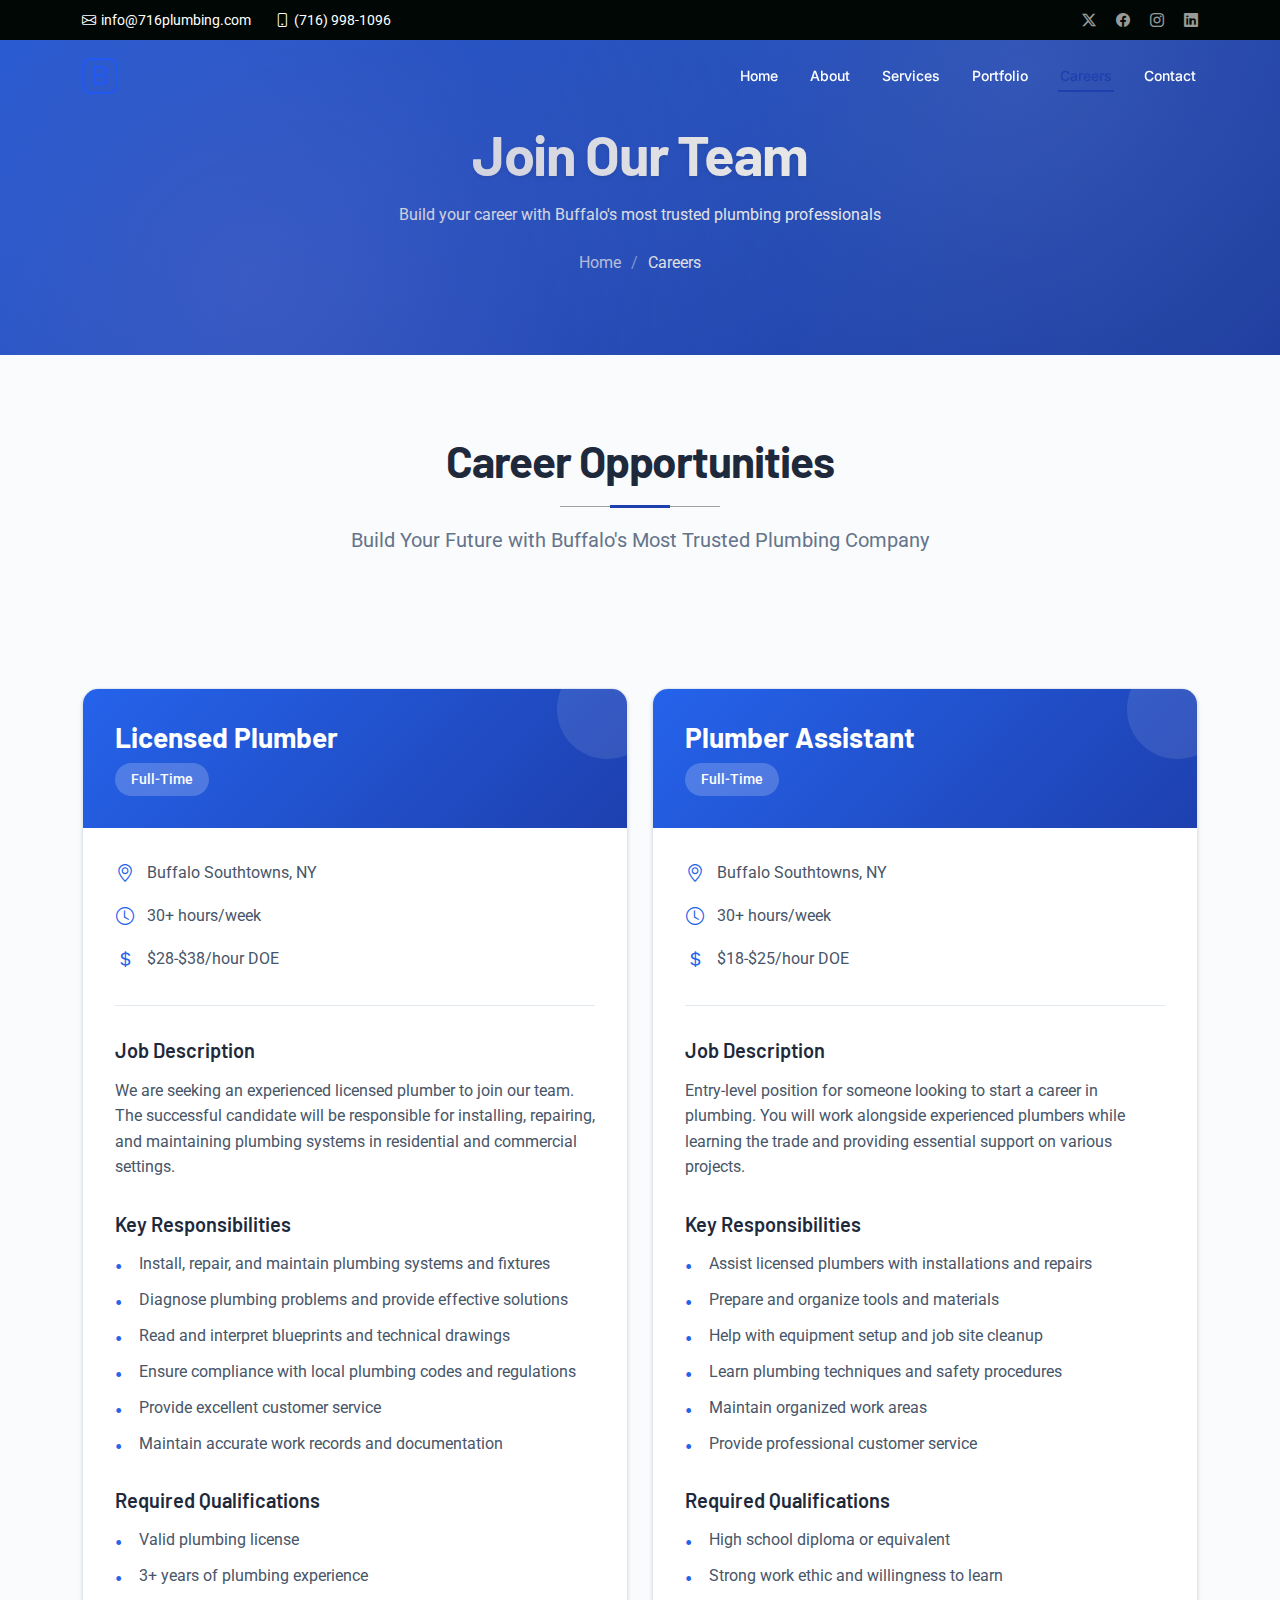
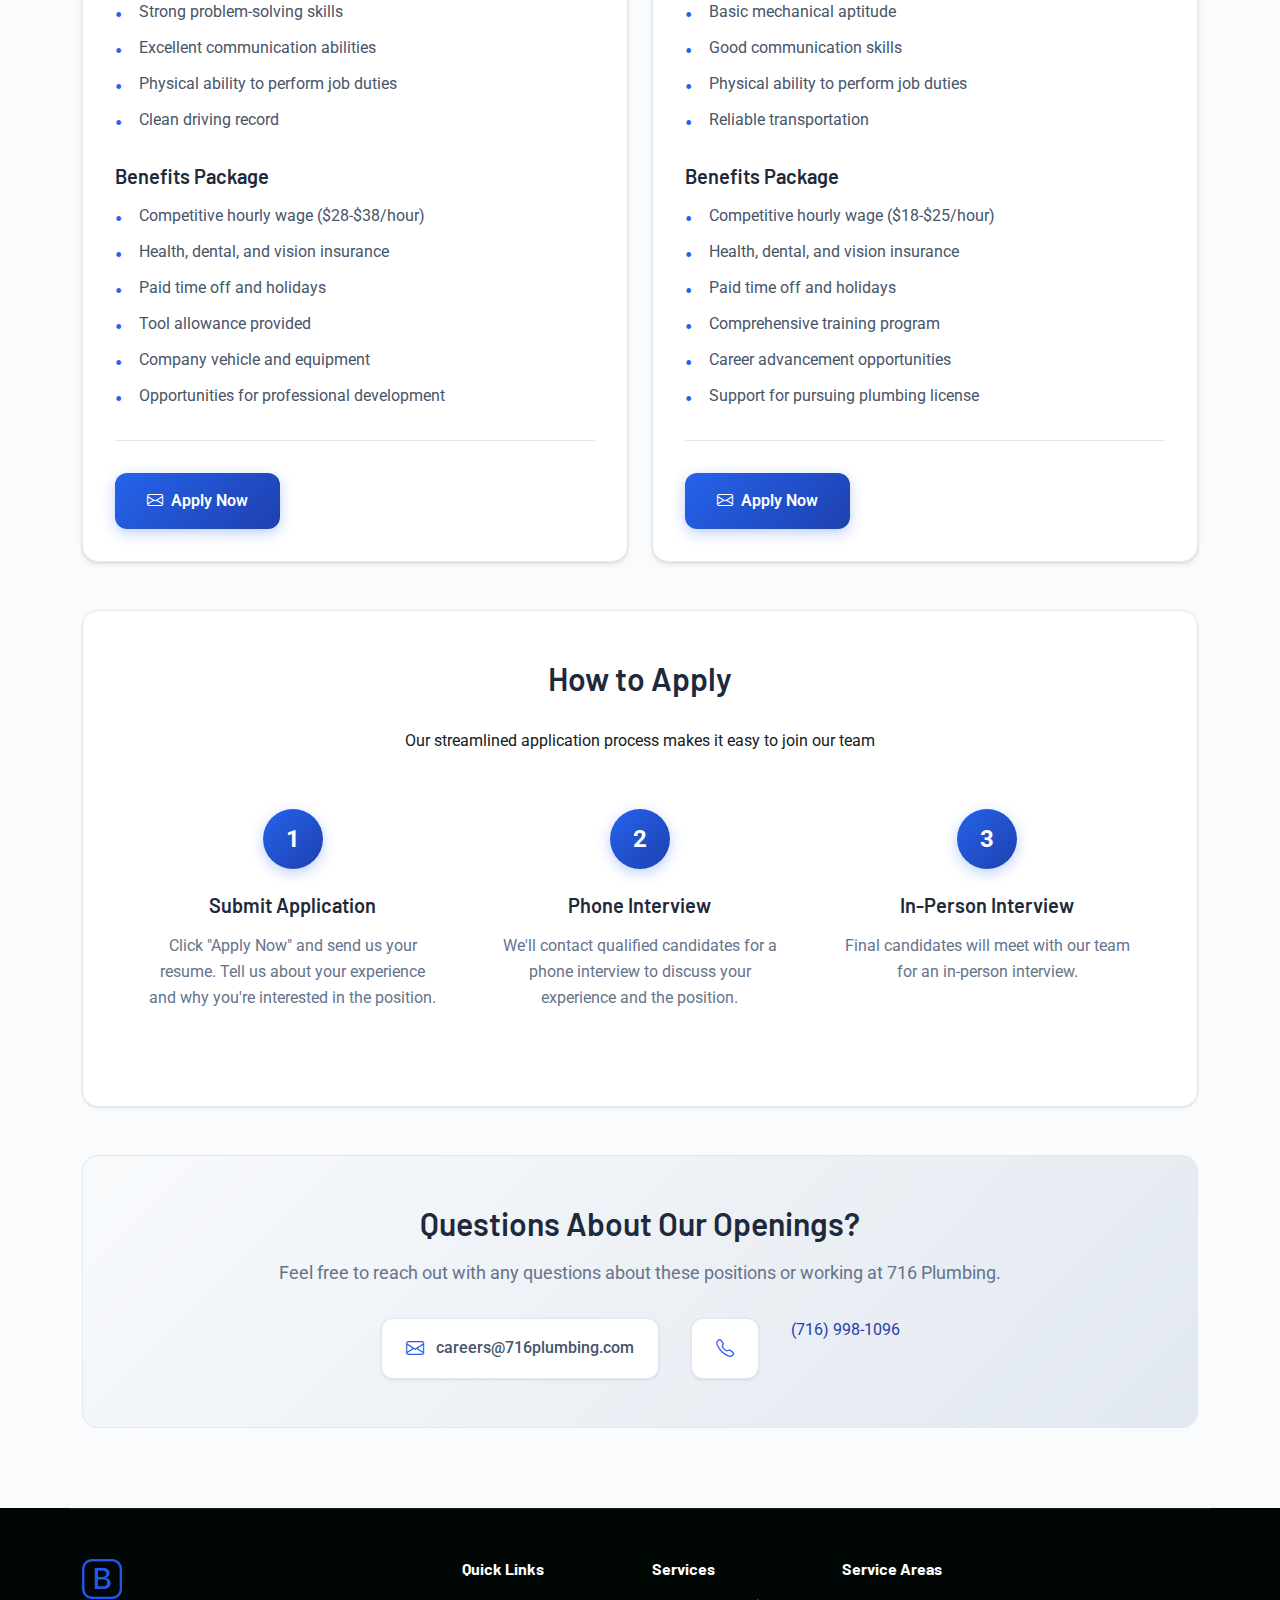
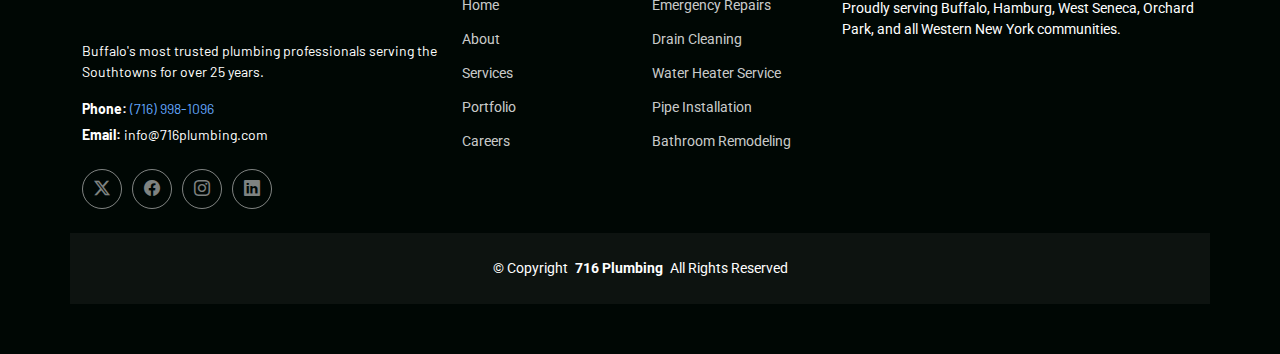
<file: careers.html>
<!DOCTYPE html>
<html lang="en">

<head>
  <meta charset="utf-8">
  <meta content="width=device-width, initial-scale=1.0" name="viewport">
  <title>Careers - 716 Plumbing | Join Our Team of Professional Plumbers</title>
  <meta name="description" content="Join the 716 Plumbing team! We're hiring experienced plumbers and plumber assistants. Great benefits, competitive pay, and a supportive work environment.">
  <meta name="keywords" content="plumber jobs buffalo, plumbing careers, plumber assistant jobs, hiring plumbers">

  <!-- Favicons -->
  <link href="assets/img/favicon.png" rel="icon">
  <link href="assets/img/apple-touch-icon.png" rel="apple-touch-icon">

  <!-- Fonts -->
  <link href="https://fonts.googleapis.com" rel="preconnect">
  <link href="https://fonts.gstatic.com" rel="preconnect" crossorigin>
  <link href="https://fonts.googleapis.com/css2?family=Roboto:ital,wght@0,100;0,300;0,400;0,500;0,700;0,900;1,100;1,300;1,400;1,500;1,700;1,900&family=Inter:wght@100;200;300;400;500;600;700;800;900&family=Barlow:ital,wght@0,100;0,200;0,300;0,400;0,500;0,600;0,700;0,800;0,900;1,100;1,200;1,300;1,400;1,500;1,600;1,700;1,800;1,900&display=swap" rel="stylesheet">

  <!-- Vendor CSS Files -->
  <link href="assets/vendor/bootstrap/css/bootstrap.min.css" rel="stylesheet">
  <link href="assets/vendor/bootstrap-icons/bootstrap-icons.css" rel="stylesheet">
  <link href="assets/vendor/glightbox/css/glightbox.min.css" rel="stylesheet">
  <link href="assets/vendor/swiper/swiper-bundle.min.css" rel="stylesheet">

  <!-- Main CSS File -->
  <link href="assets/css/main.css" rel="stylesheet">
  <link href="assets/css/careers.css" rel="stylesheet">

  <!-- JobPosting Schema Markup -->
  <script type="application/ld+json">
  {
    "@context": "https://schema.org/",
    "@type": "JobPosting",
    "title": "Licensed Plumber",
    "description": "<p>We are seeking an experienced licensed plumber to join our team. The successful candidate will be responsible for installing, repairing, and maintaining plumbing systems in residential and commercial settings.</p><ul><li>Install, repair, and maintain plumbing systems and fixtures</li><li>Diagnose plumbing problems and provide effective solutions</li><li>Read and interpret blueprints and technical drawings</li><li>Ensure compliance with local plumbing codes and regulations</li><li>Provide excellent customer service</li><li>Maintain accurate work records and documentation</li></ul><p><strong>Requirements:</strong></p><ul><li>Valid plumbing license</li><li>3+ years of plumbing experience</li><li>Strong problem-solving skills</li><li>Excellent communication abilities</li><li>Physical ability to perform job duties</li><li>Clean driving record</li></ul>",
    "identifier": {
      "@type": "PropertyValue",
      "name": "716Plumbing",
      "value": "PLUMBER-001"
    },
    "datePosted": "2025-01-24",
    "validThrough": "2025-04-24",
    "employmentType": "FULL_TIME",
    "hiringOrganization": {
      "@type": "Organization",
      "name": "716 Plumbing",
      "sameAs": "https://716plumbing.com",
      "logo": "https://716plumbing.com/assets/img/logo.webp"
    },
    "jobLocation": {
      "@type": "Place",
      "address": {
        "@type": "PostalAddress",
        "streetAddress": "Buffalo Southtowns",
        "addressLocality": "Buffalo",
        "addressRegion": "NY",
        "postalCode": "14221",
        "addressCountry": "US"
      }
    },
    "baseSalary": {
      "@type": "MonetaryAmount",
      "currency": "USD",
      "value": {
        "@type": "QuantitativeValue",
        "minValue": 28,
        "maxValue": 38,
        "unitText": "HOUR"
      }
    },
    "workHours": "30+ hours per week",
    "qualifications": "Valid plumbing license required, 3+ years experience",
    "skills": "Plumbing installation, repair, maintenance, customer service",
    "jobBenefits": "Health insurance, paid time off, tool allowance, company vehicle"
  }
  </script>

  <script type="application/ld+json">
  {
    "@context": "https://schema.org/",
    "@type": "JobPosting",
    "title": "Plumber Assistant",
    "description": "<p>Entry-level position for someone looking to start a career in plumbing. You will work alongside experienced plumbers while learning the trade and providing essential support on various projects.</p><ul><li>Assist licensed plumbers with installations and repairs</li><li>Prepare and organize tools and materials</li><li>Help with equipment setup and job site cleanup</li><li>Learn plumbing techniques and safety procedures</li><li>Maintain organized work areas</li><li>Provide professional customer service</li></ul><p><strong>Requirements:</strong></p><ul><li>High school diploma or equivalent</li><li>Strong work ethic and willingness to learn</li><li>Basic mechanical aptitude</li><li>Good communication skills</li><li>Physical ability to perform job duties</li><li>Reliable transportation</li></ul><p><strong>Growth Opportunities:</strong></p><ul><li>Paid training and mentorship</li><li>Support for pursuing plumbing license</li><li>Clear advancement path</li></ul>",
    "identifier": {
      "@type": "PropertyValue",
      "name": "716Plumbing",
      "value": "ASSISTANT-001"
    },
    "datePosted": "2025-01-24",
    "validThrough": "2025-04-24",
    "employmentType": "FULL_TIME",
    "hiringOrganization": {
      "@type": "Organization",
      "name": "716 Plumbing",
      "sameAs": "https://716plumbing.com",
      "logo": "https://716plumbing.com/assets/img/logo.webp"
    },
    "jobLocation": {
      "@type": "Place",
      "address": {
        "@type": "PostalAddress",
        "streetAddress": "Buffalo Southtowns",
        "addressLocality": "Buffalo",
        "addressRegion": "NY",
        "postalCode": "14221",
        "addressCountry": "US"
      }
    },
    "baseSalary": {
      "@type": "MonetaryAmount",
      "currency": "USD",
      "value": {
        "@type": "QuantitativeValue",
        "minValue": 18,
        "maxValue": 25,
        "unitText": "HOUR"
      }
    },
    "workHours": "30+ hours per week",
    "qualifications": "High school diploma, willingness to learn, basic mechanical skills",
    "skills": "Basic hand tools, customer service, team collaboration",
    "jobBenefits": "Health insurance, paid time off, training program, advancement opportunities"
  }
  </script>
</head>

<body class="careers-page">

  <header id="header" class="header fixed-top">

    <div class="topbar d-flex align-items-center dark-background">
      <div class="container d-flex justify-content-center justify-content-md-between">
        <div class="contact-info d-flex align-items-center">
          <i class="bi bi-envelope d-flex align-items-center"><a href="mailto:info@716plumbing.com">info@716plumbing.com</a></i>
          <i class="bi bi-phone d-flex align-items-center ms-4"><a href="tel:7169981096">(716) 998-1096</a></i>
        </div>
        <div class="social-links d-none d-md-flex align-items-center">
          <a href="#" class="twitter"><i class="bi bi-twitter-x"></i></a>
          <a href="#" class="facebook"><i class="bi bi-facebook"></i></a>
          <a href="#" class="instagram"><i class="bi bi-instagram"></i></a>
          <a href="#" class="linkedin"><i class="bi bi-linkedin"></i></a>
        </div>
      </div>
    </div>

    <div class="branding d-flex align-items-cente">

      <div class="container position-relative d-flex align-items-center justify-content-between">
        <a href="index.html" class="logo d-flex align-items-center">
          <img src="assets/img/logo.webp" alt="716 Plumbing Logo">
        </a>

        <nav id="navmenu" class="navmenu">
          <ul>
            <li><a href="index.html">Home</a></li>
            <li><a href="index.html#about">About</a></li>
            <li><a href="index.html#services">Services</a></li>
            <li><a href="index.html#portfolio">Portfolio</a></li>
            <li><a href="careers.html" class="active">Careers</a></li>
            <li><a href="index.html#contact">Contact</a></li>
          </ul>
          <i class="mobile-nav-toggle d-xl-none bi bi-list"></i>
        </nav>

      </div>

    </div>

  </header>

  <main class="main">

    <!-- Page Title -->
    <div class="page-title careers-hero dark-background">
      <div class="container">
        <h1>Join Our Team</h1>
        <p class="hero-subtitle">Build your career with Buffalo's most trusted plumbing professionals</p>
        <nav class="breadcrumbs">
          <ol>
            <li><a href="index.html">Home</a></li>
            <li class="current">Careers</li>
          </ol>
        </nav>
      </div>
    </div><!-- End Page Title -->

    <!-- Careers Section -->
    <section id="careers" class="careers section">

      <div class="container">

        <div class="section-title">
          <h2>Career Opportunities</h2>
          <p>Build Your Future with Buffalo's Most Trusted Plumbing Company</p>
        </div>


        <!-- Job Listings -->
        <div class="row gy-4 mt-5">

          <!-- Plumber Position -->
          <div class="col-lg-6">
            <div class="job-card">
              <div class="job-header">
                <h4>Licensed Plumber</h4>
                <span class="job-type">Full-Time</span>
              </div>
              <div class="job-content">
                <div class="job-details">
                  <div class="detail-item">
                    <i class="bi bi-geo-alt"></i>
                    <span>Buffalo Southtowns, NY</span>
                  </div>
                  <div class="detail-item">
                    <i class="bi bi-clock"></i>
                    <span>30+ hours/week</span>
                  </div>
                  <div class="detail-item">
                    <i class="bi bi-currency-dollar"></i>
                    <span>$28-$38/hour DOE</span>
                  </div>
                </div>

                <div class="job-description">
                  <h5>Job Description</h5>
                  <p>We are seeking an experienced licensed plumber to join our team. The successful candidate will be responsible for installing, repairing, and maintaining plumbing systems in residential and commercial settings.</p>

                  <h5>Key Responsibilities</h5>
                  <ul>
                    <li>Install, repair, and maintain plumbing systems and fixtures</li>
                    <li>Diagnose plumbing problems and provide effective solutions</li>
                    <li>Read and interpret blueprints and technical drawings</li>
                    <li>Ensure compliance with local plumbing codes and regulations</li>
                    <li>Provide excellent customer service</li>
                    <li>Maintain accurate work records and documentation</li>
                  </ul>

                  <h5>Required Qualifications</h5>
                  <ul>
                    <li>Valid plumbing license</li>
                    <li>3+ years of plumbing experience</li>
                    <li>Strong problem-solving skills</li>
                    <li>Excellent communication abilities</li>
                    <li>Physical ability to perform job duties</li>
                    <li>Clean driving record</li>
                  </ul>

                  <h5>Benefits Package</h5>
                  <ul>
                    <li>Competitive hourly wage ($28-$38/hour)</li>
                    <li>Health, dental, and vision insurance</li>
                    <li>Paid time off and holidays</li>
                    <li>Tool allowance provided</li>
                    <li>Company vehicle and equipment</li>
                    <li>Opportunities for professional development</li>
                  </ul>
                </div>

                <div class="job-apply">
                  <a href="mailto:careers@716plumbing.com?subject=Application for Licensed Plumber Position" class="btn btn-primary">
                    <i class="bi bi-envelope"></i>
                    Apply Now
                  </a>
                </div>
              </div>
            </div>
          </div>

          <!-- Plumber Assistant Position -->
          <div class="col-lg-6">
            <div class="job-card">
              <div class="job-header">
                <h4>Plumber Assistant</h4>
                <span class="job-type">Full-Time</span>
              </div>
              <div class="job-content">
                <div class="job-details">
                  <div class="detail-item">
                    <i class="bi bi-geo-alt"></i>
                    <span>Buffalo Southtowns, NY</span>
                  </div>
                  <div class="detail-item">
                    <i class="bi bi-clock"></i>
                    <span>30+ hours/week</span>
                  </div>
                  <div class="detail-item">
                    <i class="bi bi-currency-dollar"></i>
                    <span>$18-$25/hour DOE</span>
                  </div>
                </div>

                <div class="job-description">
                  <h5>Job Description</h5>
                  <p>Entry-level position for someone looking to start a career in plumbing. You will work alongside experienced plumbers while learning the trade and providing essential support on various projects.</p>

                  <h5>Key Responsibilities</h5>
                  <ul>
                    <li>Assist licensed plumbers with installations and repairs</li>
                    <li>Prepare and organize tools and materials</li>
                    <li>Help with equipment setup and job site cleanup</li>
                    <li>Learn plumbing techniques and safety procedures</li>
                    <li>Maintain organized work areas</li>
                    <li>Provide professional customer service</li>
                  </ul>

                  <h5>Required Qualifications</h5>
                  <ul>
                    <li>High school diploma or equivalent</li>
                    <li>Strong work ethic and willingness to learn</li>
                    <li>Basic mechanical aptitude</li>
                    <li>Good communication skills</li>
                    <li>Physical ability to perform job duties</li>
                    <li>Reliable transportation</li>
                  </ul>

                  <h5>Benefits Package</h5>
                  <ul>
                    <li>Competitive hourly wage ($18-$25/hour)</li>
                    <li>Health, dental, and vision insurance</li>
                    <li>Paid time off and holidays</li>
                    <li>Comprehensive training program</li>
                    <li>Career advancement opportunities</li>
                    <li>Support for pursuing plumbing license</li>
                  </ul>
                </div>

                <div class="job-apply">
                  <a href="mailto:careers@716plumbing.com?subject=Application for Plumber Assistant Position" class="btn btn-primary">
                    <i class="bi bi-envelope"></i>
                    Apply Now
                  </a>
                </div>
              </div>
            </div>
          </div>
        </div>

        <!-- Application Process -->
        <div class="row mt-5">
          <div class="col-lg-12">
            <div class="application-process">
              <h3>How to Apply</h3>
              <p class="text-center mb-4">Our streamlined application process makes it easy to join our team</p>
              <div class="row">
                <div class="col-md-4">
                  <div class="process-step">
                    <div class="step-number">1</div>
                    <h4>Submit Application</h4>
                    <p>Click "Apply Now" and send us your resume. Tell us about your experience and why you're interested in the position.</p>
                  </div>
                </div>
                <div class="col-md-4">
                  <div class="process-step">
                    <div class="step-number">2</div>
                    <h4>Phone Interview</h4>
                    <p>We'll contact qualified candidates for a phone interview to discuss your experience and the position.</p>
                  </div>
                </div>
                <div class="col-md-4">
                  <div class="process-step">
                    <div class="step-number">3</div>
                    <h4>In-Person Interview</h4>
                    <p>Final candidates will meet with our team for an in-person interview.</p>
                  </div>
                </div>
              </div>
            </div>
          </div>
        </div>

        <!-- Contact Info -->
        <div class="row mt-5">
          <div class="col-lg-12">
            <div class="careers-contact">
              <h3>Questions About Our Openings?</h3>
              <p>Feel free to reach out with any questions about these positions or working at 716 Plumbing.</p>
              <div class="contact-methods">
                <a href="mailto:careers@716plumbing.com" class="contact-method">
                  <i class="bi bi-envelope"></i>
                  <span>careers@716plumbing.com</span>
                </a>
                <a href="tel:7169981096" class="contact-method">
                  <i class="bi bi-telephone"></i>
                  <a href="tel:7169981096">(716) 998-1096</a>
                </a>
              </div>
            </div>
          </div>
        </div>

      </div>

    </section><!-- /Careers Section -->

  </main>

  <footer id="footer" class="footer dark-background">

    <div class="container footer-top">
      <div class="row gy-4">
        <div class="col-lg-4 col-md-6 footer-about">
          <a href="index.html" class="logo d-flex align-items-center">
            <img src="assets/img/logo.webp" alt="716 Plumbing Logo">
          </a>
          <div class="footer-contact pt-3">
            <p>Buffalo's most trusted plumbing professionals serving the Southtowns for over 25 years.</p>
            <p class="mt-3"><strong>Phone:</strong> <a href="tel:7169981096">(716) 998-1096</a></p>
            <p><strong>Email:</strong> <span>info@716plumbing.com</span></p>
          </div>
          <div class="social-links d-flex mt-4">
            <a href=""><i class="bi bi-twitter-x"></i></a>
            <a href=""><i class="bi bi-facebook"></i></a>
            <a href=""><i class="bi bi-instagram"></i></a>
            <a href=""><i class="bi bi-linkedin"></i></a>
          </div>
        </div>

        <div class="col-lg-2 col-md-3 footer-links">
          <h4>Quick Links</h4>
          <ul>
            <li><a href="index.html">Home</a></li>
            <li><a href="index.html#about">About</a></li>
            <li><a href="index.html#services">Services</a></li>
            <li><a href="index.html#portfolio">Portfolio</a></li>
            <li><a href="careers.html">Careers</a></li>
          </ul>
        </div>

        <div class="col-lg-2 col-md-3 footer-links">
          <h4>Services</h4>
          <ul>
            <li><a href="index.html#services">Emergency Repairs</a></li>
            <li><a href="index.html#services">Drain Cleaning</a></li>
            <li><a href="index.html#services">Water Heater Service</a></li>
            <li><a href="index.html#services">Pipe Installation</a></li>
            <li><a href="index.html#services">Bathroom Remodeling</a></li>
          </ul>
        </div>

        <div class="col-lg-4 col-md-12 footer-newsletter">
          <h4>Service Areas</h4>
          <p>Proudly serving Buffalo, Hamburg, West Seneca, Orchard Park, and all Western New York communities.</p>
        </div>

      </div>
    </div>

    <div class="container copyright text-center mt-4">
      <p>© <span>Copyright</span> <strong class="px-1 sitename">716 Plumbing</strong> <span>All Rights Reserved</span></p>
    </div>

  </footer>

  <!-- Scroll Top -->
  <a href="#" id="scroll-top" class="scroll-top d-flex align-items-center justify-content-center"><i class="bi bi-arrow-up-short"></i></a>

  <!-- Vendor JS Files -->
  <script src="assets/vendor/bootstrap/js/bootstrap.bundle.min.js"></script>
  <script src="assets/vendor/glightbox/js/glightbox.min.js"></script>
  <script src="assets/vendor/swiper/swiper-bundle.min.js"></script>

  <!-- Main JS File -->
  <script src="assets/js/main.js"></script>

</body>

</html>
</file>
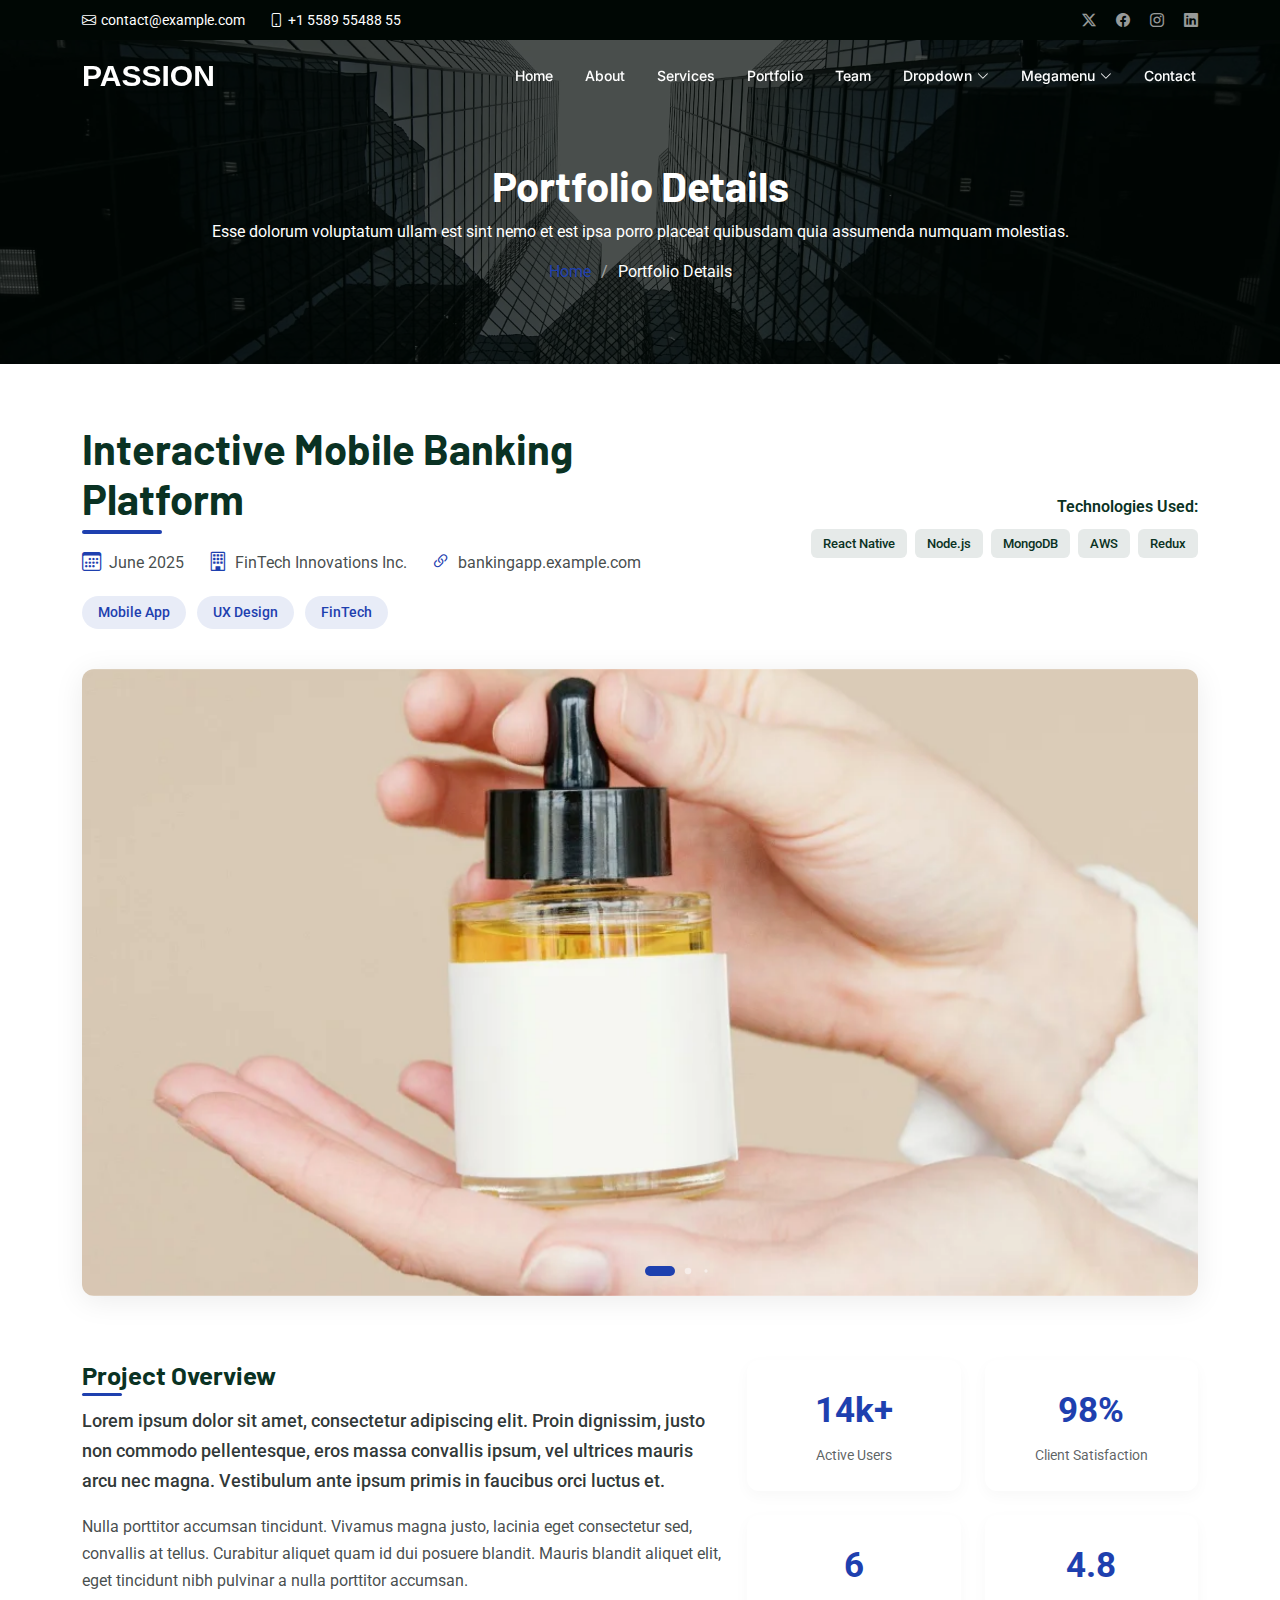
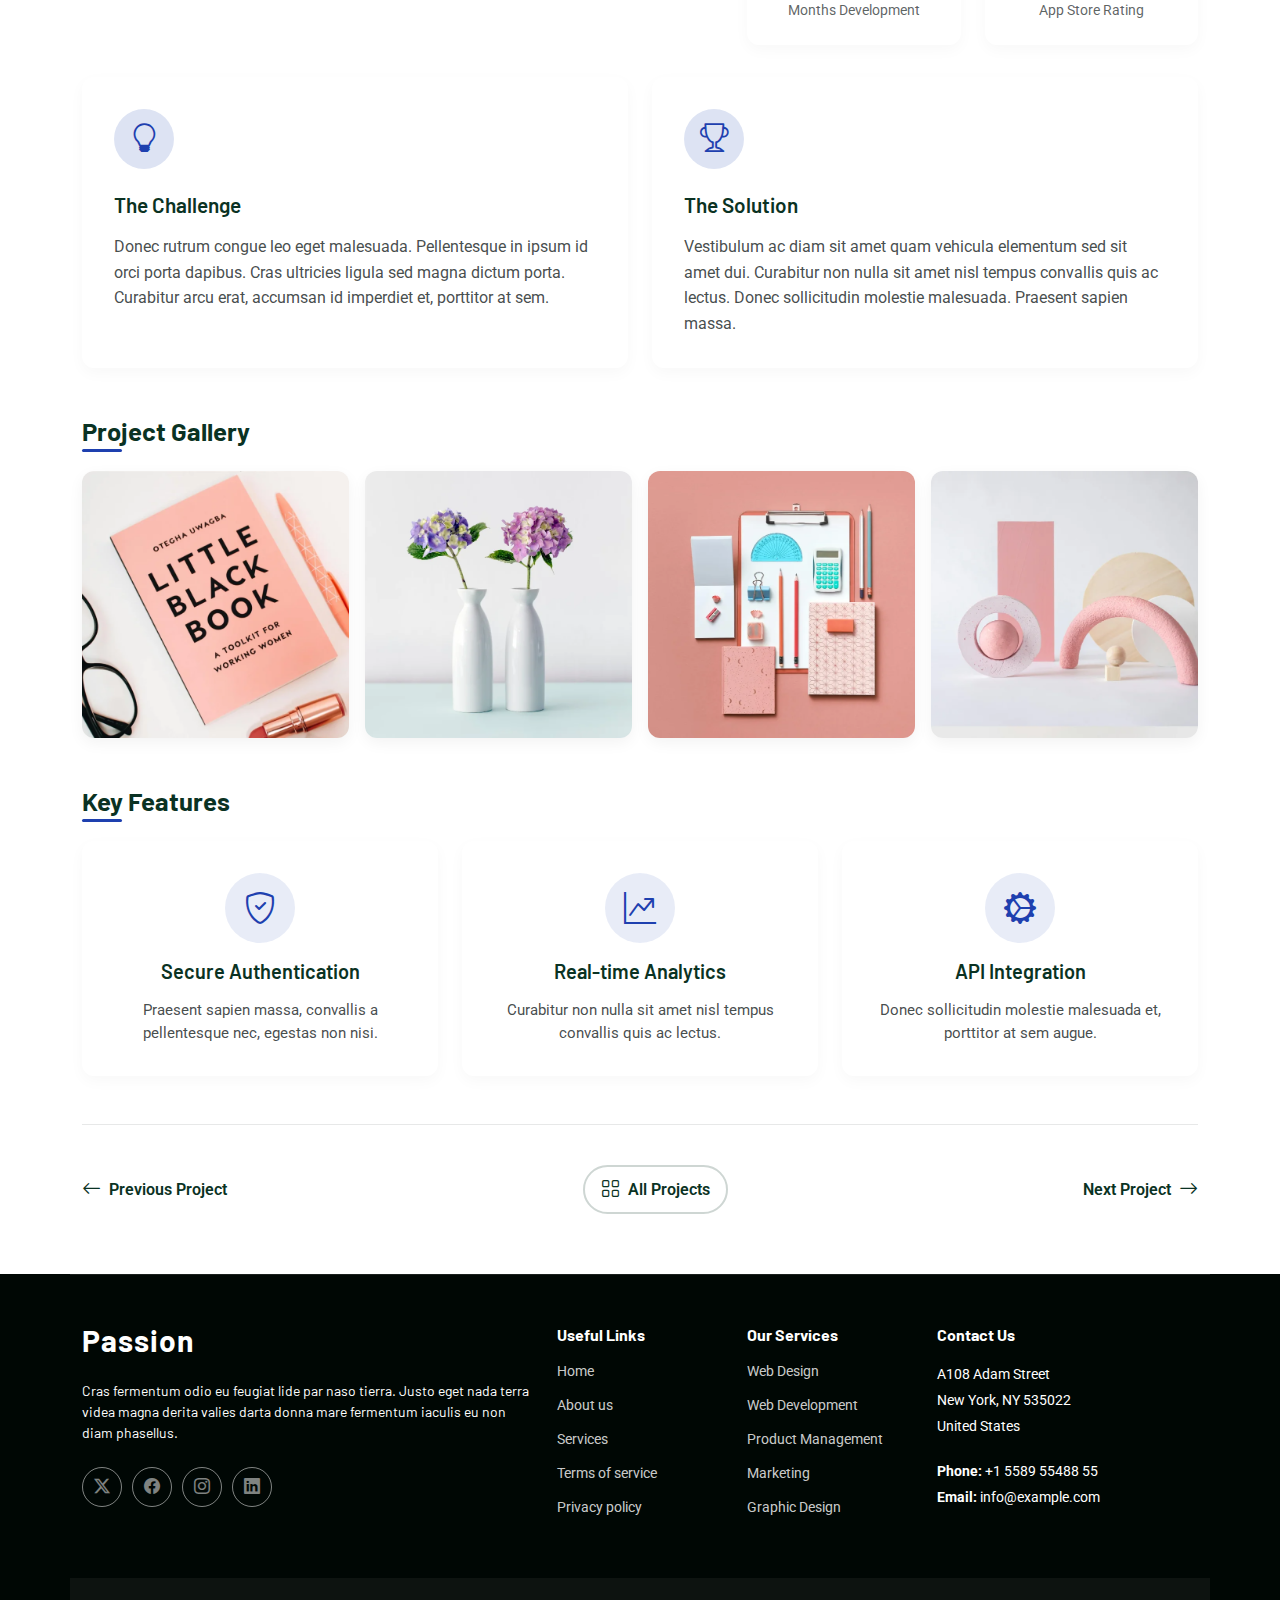
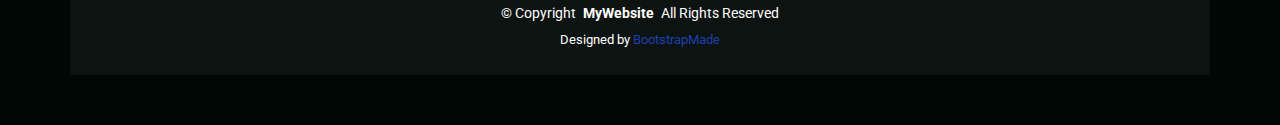
<file: portfolio-details.html>
<!DOCTYPE html>
<html lang="en">

<head>
  <meta charset="utf-8">
  <meta content="width=device-width, initial-scale=1.0" name="viewport">
  <title>Portfolio Details - Passion Bootstrap Template</title>
  <meta name="description" content="">
  <meta name="keywords" content="">

  <!-- Favicons -->
  <link href="assets/img/favicon.png" rel="icon">
  <link href="assets/img/apple-touch-icon.png" rel="apple-touch-icon">

  <!-- Fonts -->
  <link href="https://fonts.googleapis.com" rel="preconnect">
  <link href="https://fonts.gstatic.com" rel="preconnect" crossorigin>
  <link href="https://fonts.googleapis.com/css2?family=Roboto:ital,wght@0,100;0,300;0,400;0,500;0,700;0,900;1,100;1,300;1,400;1,500;1,700;1,900&family=Inter:wght@100;200;300;400;500;600;700;800;900&family=Barlow:ital,wght@0,100;0,200;0,300;0,400;0,500;0,600;0,700;0,800;0,900;1,100;1,200;1,300;1,400;1,500;1,600;1,700;1,800;1,900&display=swap" rel="stylesheet">

  <!-- Vendor CSS Files -->
  <link href="assets/vendor/bootstrap/css/bootstrap.min.css" rel="stylesheet">
  <link href="assets/vendor/bootstrap-icons/bootstrap-icons.css" rel="stylesheet">
  <link href="assets/vendor/glightbox/css/glightbox.min.css" rel="stylesheet">
  <link href="assets/vendor/swiper/swiper-bundle.min.css" rel="stylesheet">

  <!-- Main CSS File -->
  <link href="assets/css/main.css" rel="stylesheet">

  <!-- =======================================================
  * Template Name: Passion
  * Template URL: https://bootstrapmade.com/passion-bootstrap-template/
  * Updated: Jul 21 2025 with Bootstrap v5.3.7
  * Author: BootstrapMade.com
  * License: https://bootstrapmade.com/license/
  ======================================================== -->
</head>

<body class="portfolio-details-page">

  <header id="header" class="header fixed-top">

    <div class="topbar d-flex align-items-center dark-background">
      <div class="container d-flex justify-content-center justify-content-md-between">
        <div class="contact-info d-flex align-items-center">
          <i class="bi bi-envelope d-flex align-items-center"><a href="mailto:contact@example.com">contact@example.com</a></i>
          <i class="bi bi-phone d-flex align-items-center ms-4"><span>+1 5589 55488 55</span></i>
        </div>
        <div class="social-links d-none d-md-flex align-items-center">
          <a href="#" class="twitter"><i class="bi bi-twitter-x"></i></a>
          <a href="#" class="facebook"><i class="bi bi-facebook"></i></a>
          <a href="#" class="instagram"><i class="bi bi-instagram"></i></a>
          <a href="#" class="linkedin"><i class="bi bi-linkedin"></i></a>
        </div>
      </div>
    </div><!-- End Top Bar -->

    <div class="branding d-flex align-items-cente">

      <div class="container position-relative d-flex align-items-center justify-content-between">
        <a href="index.html" class="logo d-flex align-items-center">
          <!-- Uncomment the line below if you also wish to use an image logo -->
          <!-- <img src="assets/img/logo.webp" alt=""> -->
          <h1 class="sitename">Passion</h1>
        </a>

        <nav id="navmenu" class="navmenu">
          <ul>
            <li><a href="#hero">Home</a></li>
            <li><a href="#about">About</a></li>
            <li><a href="#services">Services</a></li>
            <li><a href="#portfolio">Portfolio</a></li>
            <li><a href="#team">Team</a></li>
            <li class="dropdown"><a href="#"><span>Dropdown</span> <i class="bi bi-chevron-down toggle-dropdown"></i></a>
              <ul>
                <li><a href="#">Dropdown 1</a></li>
                <li class="dropdown"><a href="#"><span>Deep Dropdown</span> <i class="bi bi-chevron-down toggle-dropdown"></i></a>
                  <ul>
                    <li><a href="#">Deep Dropdown 1</a></li>
                    <li><a href="#">Deep Dropdown 2</a></li>
                    <li><a href="#">Deep Dropdown 3</a></li>
                    <li><a href="#">Deep Dropdown 4</a></li>
                    <li><a href="#">Deep Dropdown 5</a></li>
                  </ul>
                </li>
                <li><a href="#">Dropdown 2</a></li>
                <li><a href="#">Dropdown 3</a></li>
                <li><a href="#">Dropdown 4</a></li>
              </ul>
            </li>

            <!-- Megamenu 2 -->
            <li class="megamenu-2"><a href="#"><span>Megamenu</span> <i class="bi bi-chevron-down toggle-dropdown"></i></a>

              <!-- Mobile Megamenu -->
              <ul class="mobile-megamenu">

                <li><a href="#">Product Analytics</a></li>
                <li><a href="#">Customer Insights</a></li>
                <li><a href="#">Market Research</a></li>

                <li class="dropdown"><a href="#"><span>Enterprise Software</span> <i class="bi bi-chevron-down toggle-dropdown"></i></a>
                  <ul>
                    <li><a href="#">CRM Solutions</a></li>
                    <li><a href="#">ERP Systems</a></li>
                    <li><a href="#">Workflow Automation</a></li>
                    <li><a href="#">Document Management</a></li>
                    <li><a href="#">Business Intelligence</a></li>
                    <li><a href="#">Integration Platform</a></li>
                  </ul>
                </li>

                <li class="dropdown"><a href="#"><span>Development Tools</span> <i class="bi bi-chevron-down toggle-dropdown"></i></a>
                  <ul>
                    <li><a href="#">Code Editors</a></li>
                    <li><a href="#">Version Control</a></li>
                    <li><a href="#">Testing Frameworks</a></li>
                    <li><a href="#">Deployment Tools</a></li>
                    <li><a href="#">API Management</a></li>
                    <li><a href="#">Performance Monitoring</a></li>
                  </ul>
                </li>

                <li class="dropdown"><a href="#"><span>Creative Suite</span> <i class="bi bi-chevron-down toggle-dropdown"></i></a>
                  <ul>
                    <li><a href="#">Design Software</a></li>
                    <li><a href="#">Video Editing</a></li>
                    <li><a href="#">Audio Production</a></li>
                    <li><a href="#">Animation Tools</a></li>
                    <li><a href="#">Photo Editing</a></li>
                    <li><a href="#">3D Modeling</a></li>
                  </ul>
                </li>

                <li class="dropdown"><a href="#"><span>Resources</span> <i class="bi bi-chevron-down toggle-dropdown"></i></a>
                  <ul>
                    <li><a href="#">Documentation</a></li>
                    <li><a href="#">Tutorials</a></li>
                    <li><a href="#">Community</a></li>
                    <li><a href="#">Blog Posts</a></li>
                  </ul>
                </li>

              </ul><!-- End Mobile Megamenu -->

              <!-- Desktop Megamenu -->
              <div class="desktop-megamenu">

                <div class="tab-navigation">
                  <ul class="nav nav-tabs flex-column" id="2190-megamenu-tabs" role="tablist">
                    <li class="nav-item" role="presentation">
                      <button class="nav-link active" id="2190-tab-1-tab" data-bs-toggle="tab" data-bs-target="#2190-tab-1" type="button" role="tab" aria-controls="2190-tab-1" aria-selected="true">
                        <i class="bi bi-building-gear"></i>
                        <span>Enterprise Software</span>
                      </button>
                    </li>
                    <li class="nav-item" role="presentation">
                      <button class="nav-link" id="2190-tab-2-tab" data-bs-toggle="tab" data-bs-target="#2190-tab-2" type="button" role="tab" aria-controls="2190-tab-2" aria-selected="false">
                        <i class="bi bi-code-slash"></i>
                        <span>Development Tools</span>
                      </button>
                    </li>
                    <li class="nav-item" role="presentation">
                      <button class="nav-link" id="2190-tab-3-tab" data-bs-toggle="tab" data-bs-target="#2190-tab-3" type="button" role="tab" aria-controls="2190-tab-3" aria-selected="false">
                        <i class="bi bi-palette"></i>
                        <span>Creative Suite</span>
                      </button>
                    </li>
                    <li class="nav-item" role="presentation">
                      <button class="nav-link" id="2190-tab-4-tab" data-bs-toggle="tab" data-bs-target="#2190-tab-4" type="button" role="tab" aria-controls="2190-tab-4" aria-selected="false">
                        <i class="bi bi-journal-text"></i>
                        <span>Resources</span>
                      </button>
                    </li>
                  </ul>
                </div>

                <div class="tab-content">

                  <!-- Enterprise Software Tab -->
                  <div class="tab-pane fade show active" id="2190-tab-1" role="tabpanel" aria-labelledby="2190-tab-1-tab">
                    <div class="content-grid">
                      <div class="product-section">
                        <h4>Core Solutions</h4>
                        <div class="product-list">
                          <a href="#" class="product-link">
                            <i class="bi bi-people"></i>
                            <div>
                              <span>CRM Solutions</span>
                              <small>Manage customer relationships effectively</small>
                            </div>
                          </a>
                          <a href="#" class="product-link">
                            <i class="bi bi-diagram-3"></i>
                            <div>
                              <span>ERP Systems</span>
                              <small>Integrate all business processes</small>
                            </div>
                          </a>
                          <a href="#" class="product-link">
                            <i class="bi bi-gear-wide"></i>
                            <div>
                              <span>Workflow Automation</span>
                              <small>Streamline repetitive tasks</small>
                            </div>
                          </a>
                        </div>
                      </div>

                      <div class="product-section">
                        <h4>Data &amp; Analytics</h4>
                        <div class="product-list">
                          <a href="#" class="product-link">
                            <i class="bi bi-file-earmark-text"></i>
                            <div>
                              <span>Document Management</span>
                              <small>Organize and secure documents</small>
                            </div>
                          </a>
                          <a href="#" class="product-link">
                            <i class="bi bi-bar-chart"></i>
                            <div>
                              <span>Business Intelligence</span>
                              <small>Make data-driven decisions</small>
                            </div>
                          </a>
                          <a href="#" class="product-link">
                            <i class="bi bi-share"></i>
                            <div>
                              <span>Integration Platform</span>
                              <small>Connect all your systems</small>
                            </div>
                          </a>
                        </div>
                      </div>
                    </div>

                    <div class="featured-banner">
                      <div class="banner-content">
                        <img src="assets/img/misc/misc-7.webp" alt="Enterprise Solutions" class="banner-image">
                        <div class="banner-info">
                          <h5>Enterprise Package</h5>
                          <p>Comprehensive business management solution with advanced features and 24/7 support.</p>
                          <a href="#" class="cta-btn">Get Started <i class="bi bi-arrow-right"></i></a>
                        </div>
                      </div>
                    </div>
                  </div>

                  <!-- Development Tools Tab -->
                  <div class="tab-pane fade" id="2190-tab-2" role="tabpanel" aria-labelledby="2190-tab-2-tab">
                    <div class="content-grid">
                      <div class="product-section">
                        <h4>Code &amp; Build</h4>
                        <div class="product-list">
                          <a href="#" class="product-link">
                            <i class="bi bi-code-square"></i>
                            <div>
                              <span>Code Editors</span>
                              <small>Advanced development environment</small>
                            </div>
                          </a>
                          <a href="#" class="product-link">
                            <i class="bi bi-git"></i>
                            <div>
                              <span>Version Control</span>
                              <small>Track changes and collaborate</small>
                            </div>
                          </a>
                          <a href="#" class="product-link">
                            <i class="bi bi-check2-square"></i>
                            <div>
                              <span>Testing Frameworks</span>
                              <small>Ensure code quality</small>
                            </div>
                          </a>
                        </div>
                      </div>

                      <div class="product-section">
                        <h4>Deploy &amp; Monitor</h4>
                        <div class="product-list">
                          <a href="#" class="product-link">
                            <i class="bi bi-cloud-upload"></i>
                            <div>
                              <span>Deployment Tools</span>
                              <small>Seamless application deployment</small>
                            </div>
                          </a>
                          <a href="#" class="product-link">
                            <i class="bi bi-api"></i>
                            <div>
                              <span>API Management</span>
                              <small>Design and manage APIs</small>
                            </div>
                          </a>
                          <a href="#" class="product-link">
                            <i class="bi bi-speedometer2"></i>
                            <div>
                              <span>Performance Monitoring</span>
                              <small>Track application performance</small>
                            </div>
                          </a>
                        </div>
                      </div>
                    </div>

                    <div class="featured-banner">
                      <div class="banner-content">
                        <img src="assets/img/misc/misc-12.webp" alt="Development Tools" class="banner-image">
                        <div class="banner-info">
                          <h5>Developer Suite</h5>
                          <p>Complete toolkit for modern development teams with integrated CI/CD pipelines.</p>
                          <a href="#" class="cta-btn">Explore Tools <i class="bi bi-arrow-right"></i></a>
                        </div>
                      </div>
                    </div>
                  </div>

                  <!-- Creative Suite Tab -->
                  <div class="tab-pane fade" id="2190-tab-3" role="tabpanel" aria-labelledby="2190-tab-3-tab">
                    <div class="content-grid">
                      <div class="product-section">
                        <h4>Design &amp; Visual</h4>
                        <div class="product-list">
                          <a href="#" class="product-link">
                            <i class="bi bi-brush"></i>
                            <div>
                              <span>Design Software</span>
                              <small>Professional graphic design tools</small>
                            </div>
                          </a>
                          <a href="#" class="product-link">
                            <i class="bi bi-camera-video"></i>
                            <div>
                              <span>Video Editing</span>
                              <small>Professional video production</small>
                            </div>
                          </a>
                          <a href="#" class="product-link">
                            <i class="bi bi-image"></i>
                            <div>
                              <span>Photo Editing</span>
                              <small>Advanced image manipulation</small>
                            </div>
                          </a>
                        </div>
                      </div>

                      <div class="product-section">
                        <h4>Media Production</h4>
                        <div class="product-list">
                          <a href="#" class="product-link">
                            <i class="bi bi-music-note"></i>
                            <div>
                              <span>Audio Production</span>
                              <small>Professional audio editing</small>
                            </div>
                          </a>
                          <a href="#" class="product-link">
                            <i class="bi bi-play-circle"></i>
                            <div>
                              <span>Animation Tools</span>
                              <small>Create stunning animations</small>
                            </div>
                          </a>
                          <a href="#" class="product-link">
                            <i class="bi bi-box"></i>
                            <div>
                              <span>3D Modeling</span>
                              <small>Advanced 3D design software</small>
                            </div>
                          </a>
                        </div>
                      </div>
                    </div>

                    <div class="featured-banner">
                      <div class="banner-content">
                        <img src="assets/img/misc/misc-5.webp" alt="Creative Suite" class="banner-image">
                        <div class="banner-info">
                          <h5>Creative Pro</h5>
                          <p>Everything you need for creative projects, from concept to final production.</p>
                          <a href="#" class="cta-btn">Start Creating <i class="bi bi-arrow-right"></i></a>
                        </div>
                      </div>
                    </div>
                  </div>

                  <!-- Resources Tab -->
                  <div class="tab-pane fade" id="2190-tab-4" role="tabpanel" aria-labelledby="2190-tab-4-tab">
                    <div class="resources-layout">
                      <div class="resource-categories">
                        <div class="resource-category">
                          <i class="bi bi-book"></i>
                          <h5>Documentation</h5>
                          <p>Comprehensive guides and API references for all our products and services.</p>
                          <a href="#" class="resource-link">Browse Docs <i class="bi bi-arrow-right"></i></a>
                        </div>
                        <div class="resource-category">
                          <i class="bi bi-play-circle"></i>
                          <h5>Video Tutorials</h5>
                          <p>Step-by-step video guides to help you get the most out of our solutions.</p>
                          <a href="#" class="resource-link">Watch Tutorials <i class="bi bi-arrow-right"></i></a>
                        </div>
                        <div class="resource-category">
                          <i class="bi bi-chat-square-dots"></i>
                          <h5>Community Forum</h5>
                          <p>Connect with other users, share tips, and get answers to your questions.</p>
                          <a href="#" class="resource-link">Join Community <i class="bi bi-arrow-right"></i></a>
                        </div>
                        <div class="resource-category">
                          <i class="bi bi-newspaper"></i>
                          <h5>Blog &amp; Articles</h5>
                          <p>Latest insights, best practices, and industry trends from our experts.</p>
                          <a href="#" class="resource-link">Read Blog <i class="bi bi-arrow-right"></i></a>
                        </div>
                      </div>
                    </div>
                  </div>

                </div>

              </div><!-- End Desktop Megamenu -->

            </li><!-- End Megamenu 2 -->

            <li><a href="#contact">Contact</a></li>

          </ul>
          <i class="mobile-nav-toggle d-xl-none bi bi-list"></i>
        </nav>

      </div>

    </div>

  </header>

  <main class="main">

    <!-- Page Title -->
    <div class="page-title dark-background" style="background-image: url(assets/img/bg/bg-14.webp);">
      <div class="container position-relative">
        <h1>Portfolio Details</h1>
        <p>Esse dolorum voluptatum ullam est sint nemo et est ipsa porro placeat quibusdam quia assumenda numquam molestias.</p>
        <nav class="breadcrumbs">
          <ol>
            <li><a href="index.html">Home</a></li>
            <li class="current">Portfolio Details</li>
          </ol>
        </nav>
      </div>
    </div><!-- End Page Title -->

    <!-- Portfolio Details Section -->
    <section id="portfolio-details" class="portfolio-details section">

      <div class="container">

        <div class="project-header">
          <div class="row">
            <div class="col-lg-7">
              <h1 class="project-title">Interactive Mobile Banking Platform</h1>
              <div class="project-meta">
                <div class="meta-item">
                  <i class="bi bi-calendar3"></i>
                  <span>June 2025</span>
                </div>
                <div class="meta-item">
                  <i class="bi bi-building"></i>
                  <span>FinTech Innovations Inc.</span>
                </div>
                <div class="meta-item">
                  <i class="bi bi-link-45deg"></i>
                  <a href="#" target="_blank">bankingapp.example.com</a>
                </div>
              </div>
              <div class="project-tags">
                <span class="tag">Mobile App</span>
                <span class="tag">UX Design</span>
                <span class="tag">FinTech</span>
              </div>
            </div>
            <div class="col-lg-5 d-flex align-items-center justify-content-end">
              <div class="technologies">
                <div class="tech-title">Technologies Used:</div>
                <div class="tech-badges">
                  <span>React Native</span>
                  <span>Node.js</span>
                  <span>MongoDB</span>
                  <span>AWS</span>
                  <span>Redux</span>
                </div>
              </div>
            </div>
          </div>
        </div>

        <div class="media-showcase">
          <div class="portfolio-details-slider swiper init-swiper swiper-fade swiper-initialized swiper-horizontal swiper-watch-progress swiper-backface-hidden">
            <script type="application/json" class="swiper-config">
              {
                "loop": true,
                "speed": 800,
                "autoplay": {
                  "delay": 5000
                },
                "effect": "fade",
                "fadeEffect": {
                  "crossFade": true
                },
                "slidesPerView": 1,
                "pagination": {
                  "el": ".swiper-pagination",
                  "clickable": true,
                  "dynamicBullets": true
                }
              }
            </script>
            <div class="swiper-wrapper" id="swiper-wrapper-595f71b1bf967dd9" aria-live="off" style="transition-duration: 0ms; transition-delay: 0ms;">
              <div class="swiper-slide swiper-slide-prev" style="width: 1296px; opacity: 0; transform: translate3d(0px, 0px, 0px); transition-duration: 0ms;" role="group" aria-label="1 / 3" data-swiper-slide-index="0">
                <img src="assets/img/portfolio/portfolio-1.webp" alt="Portfolio Image" class="img-fluid">
              </div>
              <div class="swiper-slide swiper-slide-visible swiper-slide-fully-visible swiper-slide-active" style="width: 1296px; opacity: 1; transform: translate3d(-1296px, 0px, 0px); transition-duration: 0ms;" role="group" aria-label="2 / 3" data-swiper-slide-index="1">
                <img src="assets/img/portfolio/portfolio-2.webp" alt="Portfolio Image" class="img-fluid">
              </div>
              <div class="swiper-slide swiper-slide-next" style="width: 1296px; opacity: 0; transform: translate3d(-2592px, 0px, 0px); transition-duration: 0ms;" role="group" aria-label="3 / 3" data-swiper-slide-index="2">
                <img src="assets/img/portfolio/portfolio-3.webp" alt="Portfolio Image" class="img-fluid">
              </div>
            </div>
            <div class="swiper-pagination swiper-pagination-clickable swiper-pagination-bullets swiper-pagination-horizontal swiper-pagination-bullets-dynamic" style="width: 190px;"><span class="swiper-pagination-bullet swiper-pagination-bullet-active-prev" style="left: 0px;" tabindex="0" role="button" aria-label="Go to slide 1"></span><span class="swiper-pagination-bullet swiper-pagination-bullet-active swiper-pagination-bullet-active-main" style="left: 0px;" tabindex="0" role="button" aria-label="Go to slide 2" aria-current="true"></span><span class="swiper-pagination-bullet swiper-pagination-bullet-active-next" style="left: 0px;" tabindex="0" role="button" aria-label="Go to slide 3"></span></div>
            <span class="swiper-notification" aria-live="assertive" aria-atomic="true"></span><span class="swiper-notification" aria-live="assertive" aria-atomic="true"></span><span class="swiper-notification" aria-live="assertive" aria-atomic="true"></span><span class="swiper-notification" aria-live="assertive" aria-atomic="true"></span><span class="swiper-notification" aria-live="assertive" aria-atomic="true"></span><span class="swiper-notification" aria-live="assertive" aria-atomic="true"></span><span class="swiper-notification" aria-live="assertive" aria-atomic="true"></span><span class="swiper-notification" aria-live="assertive" aria-atomic="true"></span><span class="swiper-notification" aria-live="assertive" aria-atomic="true"></span><span class="swiper-notification" aria-live="assertive" aria-atomic="true"></span><span class="swiper-notification" aria-live="assertive" aria-atomic="true"></span><span class="swiper-notification" aria-live="assertive" aria-atomic="true"></span><span class="swiper-notification" aria-live="assertive" aria-atomic="true"></span><span class="swiper-notification" aria-live="assertive" aria-atomic="true"></span><span class="swiper-notification" aria-live="assertive" aria-atomic="true"></span><span class="swiper-notification" aria-live="assertive" aria-atomic="true"></span><span class="swiper-notification" aria-live="assertive" aria-atomic="true"></span><span class="swiper-notification" aria-live="assertive" aria-atomic="true"></span><span class="swiper-notification" aria-live="assertive" aria-atomic="true"></span><span class="swiper-notification" aria-live="assertive" aria-atomic="true"></span><span class="swiper-notification" aria-live="assertive" aria-atomic="true"></span><span class="swiper-notification" aria-live="assertive" aria-atomic="true"></span><span class="swiper-notification" aria-live="assertive" aria-atomic="true"></span><span class="swiper-notification" aria-live="assertive" aria-atomic="true"></span><span class="swiper-notification" aria-live="assertive" aria-atomic="true"></span><span class="swiper-notification" aria-live="assertive" aria-atomic="true"></span><span class="swiper-notification" aria-live="assertive" aria-atomic="true"></span><span class="swiper-notification" aria-live="assertive" aria-atomic="true"></span><span class="swiper-notification" aria-live="assertive" aria-atomic="true"></span><span class="swiper-notification" aria-live="assertive" aria-atomic="true"></span><span class="swiper-notification" aria-live="assertive" aria-atomic="true"></span><span class="swiper-notification" aria-live="assertive" aria-atomic="true"></span><span class="swiper-notification" aria-live="assertive" aria-atomic="true"></span>
          </div>
        </div>

        <div class="project-content">
          <div class="row gy-4">
            <div class="col-lg-7">
              <div class="description-box">
                <h3>Project Overview</h3>
                <p class="lead">Lorem ipsum dolor sit amet, consectetur adipiscing elit. Proin dignissim, justo non commodo pellentesque, eros massa convallis ipsum, vel ultrices mauris arcu nec magna. Vestibulum ante ipsum primis in faucibus orci luctus et.</p>
                <p>Nulla porttitor accumsan tincidunt. Vivamus magna justo, lacinia eget consectetur sed, convallis at tellus. Curabitur aliquet quam id dui posuere blandit. Mauris blandit aliquet elit, eget tincidunt nibh pulvinar a nulla porttitor accumsan.</p>
              </div>
            </div>

            <div class="col-lg-5">
              <div class="project-stats">
                <div class="stat-item">
                  <div class="stat-number">14k+</div>
                  <div class="stat-label">Active Users</div>
                </div>
                <div class="stat-item">
                  <div class="stat-number">98%</div>
                  <div class="stat-label">Client Satisfaction</div>
                </div>
                <div class="stat-item">
                  <div class="stat-number">6</div>
                  <div class="stat-label">Months Development</div>
                </div>
                <div class="stat-item">
                  <div class="stat-number">4.8</div>
                  <div class="stat-label">App Store Rating</div>
                </div>
              </div>
            </div>
          </div>

          <div class="row gy-4">
            <div class="col-md-6">
              <div class="info-card">
                <div class="card-icon">
                  <i class="bi bi-lightbulb"></i>
                </div>
                <h4>The Challenge</h4>
                <p>Donec rutrum congue leo eget malesuada. Pellentesque in ipsum id orci porta dapibus. Cras ultricies ligula sed magna dictum porta. Curabitur arcu erat, accumsan id imperdiet et, porttitor at sem.</p>
              </div>
            </div>

            <div class="col-md-6">
              <div class="info-card">
                <div class="card-icon">
                  <i class="bi bi-trophy"></i>
                </div>
                <h4>The Solution</h4>
                <p>Vestibulum ac diam sit amet quam vehicula elementum sed sit amet dui. Curabitur non nulla sit amet nisl tempus convallis quis ac lectus. Donec sollicitudin molestie malesuada. Praesent sapien massa.</p>
              </div>
            </div>
          </div>

          <div class="project-gallery">
            <h3>Project Gallery</h3>
            <div class="row g-3">
              <div class="col-6 col-md-3">
                <div class="gallery-item">
                  <img src="assets/img/portfolio/portfolio-9.webp" alt="Project Image" class="img-fluid glightbox">
                </div>
              </div>
              <div class="col-6 col-md-3">
                <div class="gallery-item">
                  <img src="assets/img/portfolio/portfolio-10.webp" alt="Project Image" class="img-fluid glightbox">
                </div>
              </div>
              <div class="col-6 col-md-3">
                <div class="gallery-item">
                  <img src="assets/img/portfolio/portfolio-4.webp" alt="Project Image" class="img-fluid glightbox">
                </div>
              </div>
              <div class="col-6 col-md-3">
                <div class="gallery-item">
                  <img src="assets/img/portfolio/portfolio-6.webp" alt="Project Image" class="img-fluid glightbox">
                </div>
              </div>
            </div>
          </div>

          <div class="key-features">
            <h3>Key Features</h3>
            <div class="row g-4">
              <div class="col-md-4">
                <div class="feature-item">
                  <i class="bi bi-shield-check"></i>
                  <h5>Secure Authentication</h5>
                  <p>Praesent sapien massa, convallis a pellentesque nec, egestas non nisi.</p>
                </div>
              </div>
              <div class="col-md-4">
                <div class="feature-item">
                  <i class="bi bi-graph-up-arrow"></i>
                  <h5>Real-time Analytics</h5>
                  <p>Curabitur non nulla sit amet nisl tempus convallis quis ac lectus.</p>
                </div>
              </div>
              <div class="col-md-4">
                <div class="feature-item">
                  <i class="bi bi-gear-wide-connected"></i>
                  <h5>API Integration</h5>
                  <p>Donec sollicitudin molestie malesuada et, porttitor at sem augue.</p>
                </div>
              </div>
            </div>
          </div>

          <div class="project-navigation">
            <a href="#" class="prev-project">
              <i class="bi bi-arrow-left"></i>
              <span>Previous Project</span>
            </a>
            <a href="#" class="all-projects">
              <i class="bi bi-grid"></i>
              <span>All Projects</span>
            </a>
            <a href="#" class="next-project">
              <span>Next Project</span>
              <i class="bi bi-arrow-right"></i>
            </a>
          </div>
        </div>

      </div>

    </section><!-- /Portfolio Details Section -->

  </main>

  <footer id="footer" class="footer position-relative dark-background">

    <div class="container footer-top">
      <div class="row gy-4">
        <div class="col-lg-5 col-md-12 footer-about">
          <a href="index.html" class="logo d-flex align-items-center">
            <span class="sitename">Passion</span>
          </a>
          <p>Cras fermentum odio eu feugiat lide par naso tierra. Justo eget nada terra videa magna derita valies darta donna mare fermentum iaculis eu non diam phasellus.</p>
          <div class="social-links d-flex mt-4">
            <a href=""><i class="bi bi-twitter-x"></i></a>
            <a href=""><i class="bi bi-facebook"></i></a>
            <a href=""><i class="bi bi-instagram"></i></a>
            <a href=""><i class="bi bi-linkedin"></i></a>
          </div>
        </div>

        <div class="col-lg-2 col-6 footer-links">
          <h4>Useful Links</h4>
          <ul>
            <li><a href="#">Home</a></li>
            <li><a href="#">About us</a></li>
            <li><a href="#">Services</a></li>
            <li><a href="#">Terms of service</a></li>
            <li><a href="#">Privacy policy</a></li>
          </ul>
        </div>

        <div class="col-lg-2 col-6 footer-links">
          <h4>Our Services</h4>
          <ul>
            <li><a href="#">Web Design</a></li>
            <li><a href="#">Web Development</a></li>
            <li><a href="#">Product Management</a></li>
            <li><a href="#">Marketing</a></li>
            <li><a href="#">Graphic Design</a></li>
          </ul>
        </div>

        <div class="col-lg-3 col-md-12 footer-contact text-center text-md-start">
          <h4>Contact Us</h4>
          <p>A108 Adam Street</p>
          <p>New York, NY 535022</p>
          <p>United States</p>
          <p class="mt-4"><strong>Phone:</strong> <span>+1 5589 55488 55</span></p>
          <p><strong>Email:</strong> <span>info@example.com</span></p>
        </div>

      </div>
    </div>

    <div class="container copyright text-center mt-4">
      <p>© <span>Copyright</span> <strong class="px-1 sitename">MyWebsite</strong> <span>All Rights Reserved</span></p>
      <div class="credits">
        <!-- All the links in the footer should remain intact. -->
        <!-- You can delete the links only if you've purchased the pro version. -->
        <!-- Licensing information: https://bootstrapmade.com/license/ -->
        <!-- Purchase the pro version with working PHP/AJAX contact form: [buy-url] -->
        Designed by <a href="https://bootstrapmade.com/">BootstrapMade</a>
      </div>
    </div>

  </footer>

  <!-- Scroll Top -->
  <a href="#" id="scroll-top" class="scroll-top d-flex align-items-center justify-content-center"><i class="bi bi-arrow-up-short"></i></a>

  <!-- Preloader -->
  <div id="preloader">
    <div></div>
    <div></div>
    <div></div>
    <div></div>
  </div>

  <!-- Vendor JS Files -->
  <script src="assets/vendor/bootstrap/js/bootstrap.bundle.min.js"></script>
  <script src="assets/vendor/php-email-form/validate.js"></script>
  <script src="assets/vendor/glightbox/js/glightbox.min.js"></script>
  <script src="assets/vendor/purecounter/purecounter_vanilla.js"></script>
  <script src="assets/vendor/swiper/swiper-bundle.min.js"></script>
  <script src="assets/vendor/imagesloaded/imagesloaded.pkgd.min.js"></script>
  <script src="assets/vendor/isotope-layout/isotope.pkgd.min.js"></script>

  <!-- Main JS File -->
  <script src="assets/js/main.js"></script>

</body>

</html>
</file>
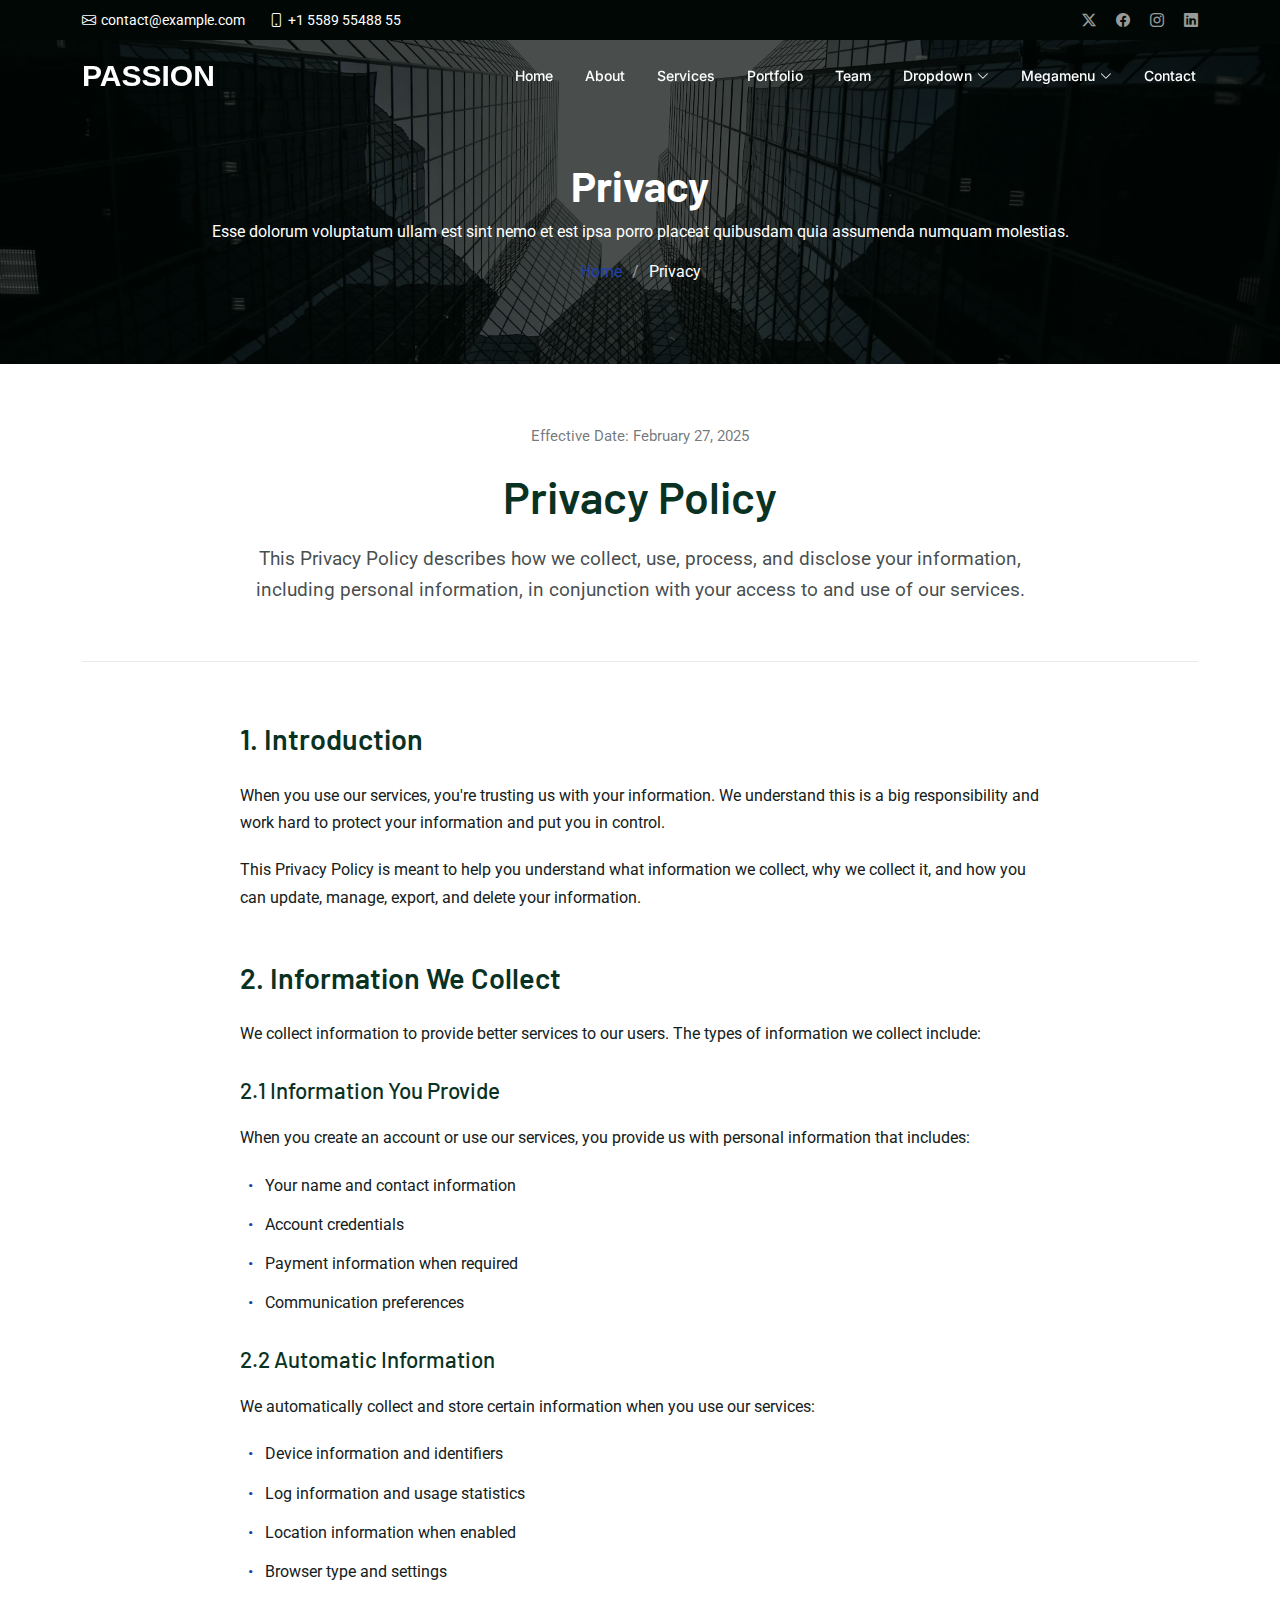
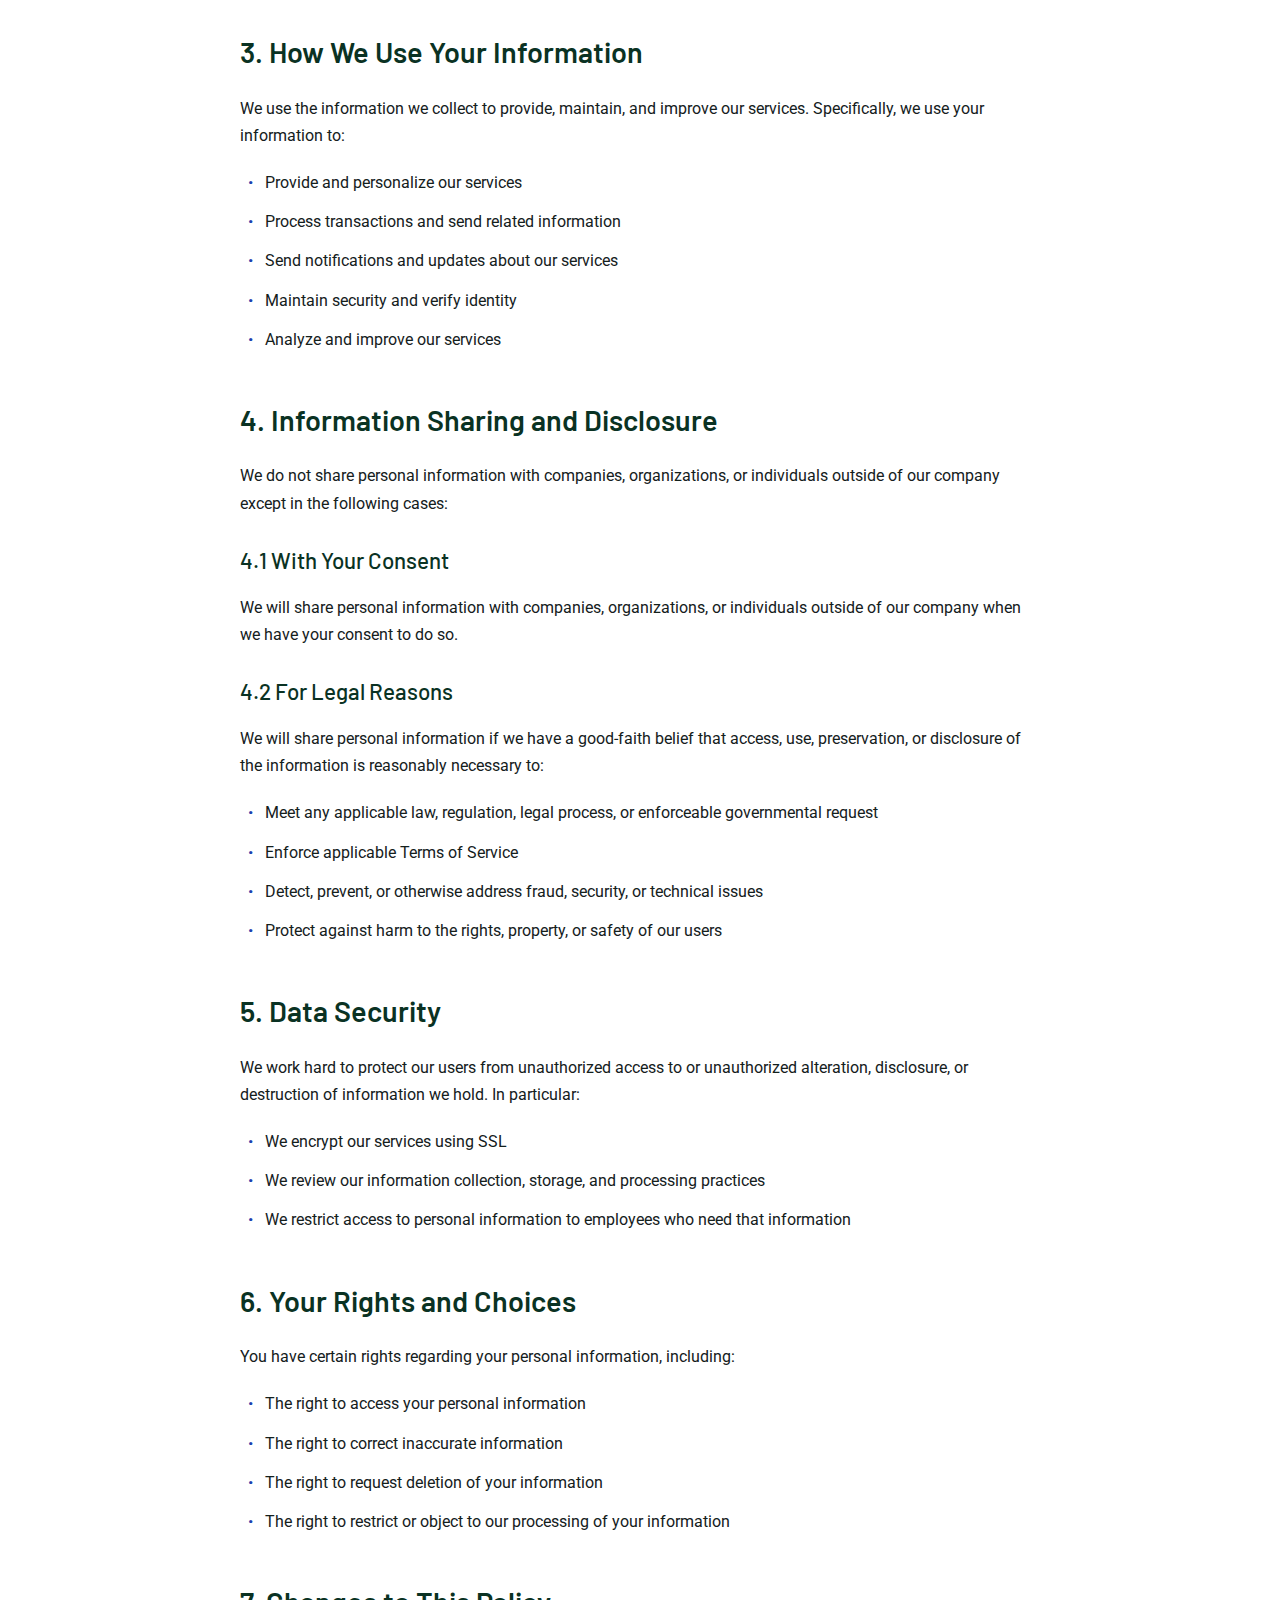
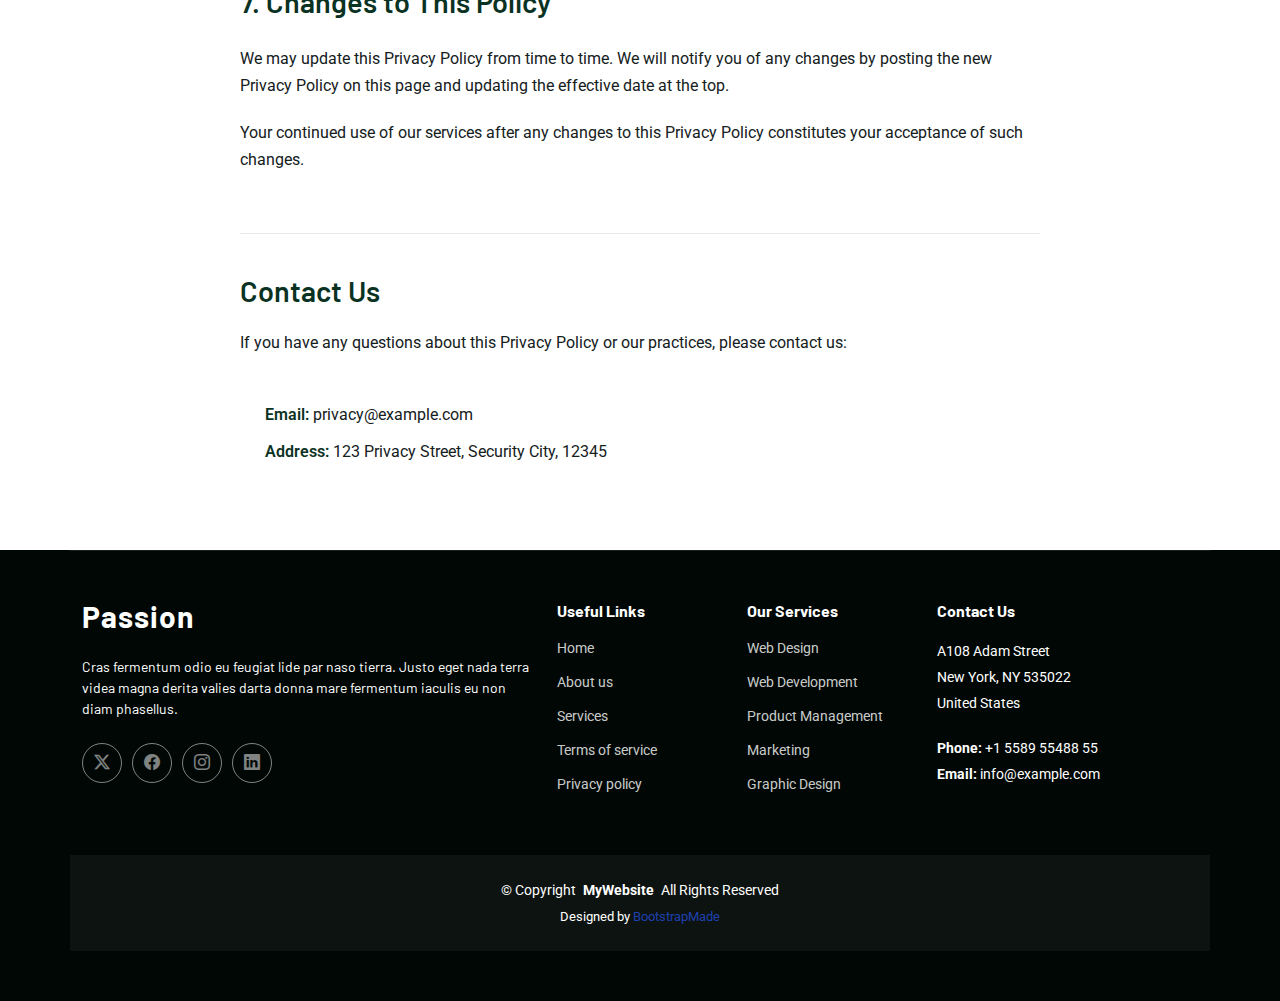
<file: privacy.html>
<!DOCTYPE html>
<html lang="en">

<head>
  <meta charset="utf-8">
  <meta content="width=device-width, initial-scale=1.0" name="viewport">
  <title>Privacy - Passion Bootstrap Template</title>
  <meta name="description" content="">
  <meta name="keywords" content="">

  <!-- Favicons -->
  <link href="assets/img/favicon.png" rel="icon">
  <link href="assets/img/apple-touch-icon.png" rel="apple-touch-icon">

  <!-- Fonts -->
  <link href="https://fonts.googleapis.com" rel="preconnect">
  <link href="https://fonts.gstatic.com" rel="preconnect" crossorigin>
  <link href="https://fonts.googleapis.com/css2?family=Roboto:ital,wght@0,100;0,300;0,400;0,500;0,700;0,900;1,100;1,300;1,400;1,500;1,700;1,900&family=Inter:wght@100;200;300;400;500;600;700;800;900&family=Barlow:ital,wght@0,100;0,200;0,300;0,400;0,500;0,600;0,700;0,800;0,900;1,100;1,200;1,300;1,400;1,500;1,600;1,700;1,800;1,900&display=swap" rel="stylesheet">

  <!-- Vendor CSS Files -->
  <link href="assets/vendor/bootstrap/css/bootstrap.min.css" rel="stylesheet">
  <link href="assets/vendor/bootstrap-icons/bootstrap-icons.css" rel="stylesheet">
  <link href="assets/vendor/glightbox/css/glightbox.min.css" rel="stylesheet">
  <link href="assets/vendor/swiper/swiper-bundle.min.css" rel="stylesheet">

  <!-- Main CSS File -->
  <link href="assets/css/main.css" rel="stylesheet">

  <!-- =======================================================
  * Template Name: Passion
  * Template URL: https://bootstrapmade.com/passion-bootstrap-template/
  * Updated: Jul 21 2025 with Bootstrap v5.3.7
  * Author: BootstrapMade.com
  * License: https://bootstrapmade.com/license/
  ======================================================== -->
</head>

<body class="privacy-page">

  <header id="header" class="header fixed-top">

    <div class="topbar d-flex align-items-center dark-background">
      <div class="container d-flex justify-content-center justify-content-md-between">
        <div class="contact-info d-flex align-items-center">
          <i class="bi bi-envelope d-flex align-items-center"><a href="mailto:contact@example.com">contact@example.com</a></i>
          <i class="bi bi-phone d-flex align-items-center ms-4"><span>+1 5589 55488 55</span></i>
        </div>
        <div class="social-links d-none d-md-flex align-items-center">
          <a href="#" class="twitter"><i class="bi bi-twitter-x"></i></a>
          <a href="#" class="facebook"><i class="bi bi-facebook"></i></a>
          <a href="#" class="instagram"><i class="bi bi-instagram"></i></a>
          <a href="#" class="linkedin"><i class="bi bi-linkedin"></i></a>
        </div>
      </div>
    </div><!-- End Top Bar -->

    <div class="branding d-flex align-items-cente">

      <div class="container position-relative d-flex align-items-center justify-content-between">
        <a href="index.html" class="logo d-flex align-items-center">
          <!-- Uncomment the line below if you also wish to use an image logo -->
          <!-- <img src="assets/img/logo.webp" alt=""> -->
          <h1 class="sitename">Passion</h1>
        </a>

        <nav id="navmenu" class="navmenu">
          <ul>
            <li><a href="#hero">Home</a></li>
            <li><a href="#about">About</a></li>
            <li><a href="#services">Services</a></li>
            <li><a href="#portfolio">Portfolio</a></li>
            <li><a href="#team">Team</a></li>
            <li class="dropdown"><a href="#"><span>Dropdown</span> <i class="bi bi-chevron-down toggle-dropdown"></i></a>
              <ul>
                <li><a href="#">Dropdown 1</a></li>
                <li class="dropdown"><a href="#"><span>Deep Dropdown</span> <i class="bi bi-chevron-down toggle-dropdown"></i></a>
                  <ul>
                    <li><a href="#">Deep Dropdown 1</a></li>
                    <li><a href="#">Deep Dropdown 2</a></li>
                    <li><a href="#">Deep Dropdown 3</a></li>
                    <li><a href="#">Deep Dropdown 4</a></li>
                    <li><a href="#">Deep Dropdown 5</a></li>
                  </ul>
                </li>
                <li><a href="#">Dropdown 2</a></li>
                <li><a href="#">Dropdown 3</a></li>
                <li><a href="#">Dropdown 4</a></li>
              </ul>
            </li>

            <!-- Megamenu 2 -->
            <li class="megamenu-2"><a href="#"><span>Megamenu</span> <i class="bi bi-chevron-down toggle-dropdown"></i></a>

              <!-- Mobile Megamenu -->
              <ul class="mobile-megamenu">

                <li><a href="#">Product Analytics</a></li>
                <li><a href="#">Customer Insights</a></li>
                <li><a href="#">Market Research</a></li>

                <li class="dropdown"><a href="#"><span>Enterprise Software</span> <i class="bi bi-chevron-down toggle-dropdown"></i></a>
                  <ul>
                    <li><a href="#">CRM Solutions</a></li>
                    <li><a href="#">ERP Systems</a></li>
                    <li><a href="#">Workflow Automation</a></li>
                    <li><a href="#">Document Management</a></li>
                    <li><a href="#">Business Intelligence</a></li>
                    <li><a href="#">Integration Platform</a></li>
                  </ul>
                </li>

                <li class="dropdown"><a href="#"><span>Development Tools</span> <i class="bi bi-chevron-down toggle-dropdown"></i></a>
                  <ul>
                    <li><a href="#">Code Editors</a></li>
                    <li><a href="#">Version Control</a></li>
                    <li><a href="#">Testing Frameworks</a></li>
                    <li><a href="#">Deployment Tools</a></li>
                    <li><a href="#">API Management</a></li>
                    <li><a href="#">Performance Monitoring</a></li>
                  </ul>
                </li>

                <li class="dropdown"><a href="#"><span>Creative Suite</span> <i class="bi bi-chevron-down toggle-dropdown"></i></a>
                  <ul>
                    <li><a href="#">Design Software</a></li>
                    <li><a href="#">Video Editing</a></li>
                    <li><a href="#">Audio Production</a></li>
                    <li><a href="#">Animation Tools</a></li>
                    <li><a href="#">Photo Editing</a></li>
                    <li><a href="#">3D Modeling</a></li>
                  </ul>
                </li>

                <li class="dropdown"><a href="#"><span>Resources</span> <i class="bi bi-chevron-down toggle-dropdown"></i></a>
                  <ul>
                    <li><a href="#">Documentation</a></li>
                    <li><a href="#">Tutorials</a></li>
                    <li><a href="#">Community</a></li>
                    <li><a href="#">Blog Posts</a></li>
                  </ul>
                </li>

              </ul><!-- End Mobile Megamenu -->

              <!-- Desktop Megamenu -->
              <div class="desktop-megamenu">

                <div class="tab-navigation">
                  <ul class="nav nav-tabs flex-column" id="2190-megamenu-tabs" role="tablist">
                    <li class="nav-item" role="presentation">
                      <button class="nav-link active" id="2190-tab-1-tab" data-bs-toggle="tab" data-bs-target="#2190-tab-1" type="button" role="tab" aria-controls="2190-tab-1" aria-selected="true">
                        <i class="bi bi-building-gear"></i>
                        <span>Enterprise Software</span>
                      </button>
                    </li>
                    <li class="nav-item" role="presentation">
                      <button class="nav-link" id="2190-tab-2-tab" data-bs-toggle="tab" data-bs-target="#2190-tab-2" type="button" role="tab" aria-controls="2190-tab-2" aria-selected="false">
                        <i class="bi bi-code-slash"></i>
                        <span>Development Tools</span>
                      </button>
                    </li>
                    <li class="nav-item" role="presentation">
                      <button class="nav-link" id="2190-tab-3-tab" data-bs-toggle="tab" data-bs-target="#2190-tab-3" type="button" role="tab" aria-controls="2190-tab-3" aria-selected="false">
                        <i class="bi bi-palette"></i>
                        <span>Creative Suite</span>
                      </button>
                    </li>
                    <li class="nav-item" role="presentation">
                      <button class="nav-link" id="2190-tab-4-tab" data-bs-toggle="tab" data-bs-target="#2190-tab-4" type="button" role="tab" aria-controls="2190-tab-4" aria-selected="false">
                        <i class="bi bi-journal-text"></i>
                        <span>Resources</span>
                      </button>
                    </li>
                  </ul>
                </div>

                <div class="tab-content">

                  <!-- Enterprise Software Tab -->
                  <div class="tab-pane fade show active" id="2190-tab-1" role="tabpanel" aria-labelledby="2190-tab-1-tab">
                    <div class="content-grid">
                      <div class="product-section">
                        <h4>Core Solutions</h4>
                        <div class="product-list">
                          <a href="#" class="product-link">
                            <i class="bi bi-people"></i>
                            <div>
                              <span>CRM Solutions</span>
                              <small>Manage customer relationships effectively</small>
                            </div>
                          </a>
                          <a href="#" class="product-link">
                            <i class="bi bi-diagram-3"></i>
                            <div>
                              <span>ERP Systems</span>
                              <small>Integrate all business processes</small>
                            </div>
                          </a>
                          <a href="#" class="product-link">
                            <i class="bi bi-gear-wide"></i>
                            <div>
                              <span>Workflow Automation</span>
                              <small>Streamline repetitive tasks</small>
                            </div>
                          </a>
                        </div>
                      </div>

                      <div class="product-section">
                        <h4>Data &amp; Analytics</h4>
                        <div class="product-list">
                          <a href="#" class="product-link">
                            <i class="bi bi-file-earmark-text"></i>
                            <div>
                              <span>Document Management</span>
                              <small>Organize and secure documents</small>
                            </div>
                          </a>
                          <a href="#" class="product-link">
                            <i class="bi bi-bar-chart"></i>
                            <div>
                              <span>Business Intelligence</span>
                              <small>Make data-driven decisions</small>
                            </div>
                          </a>
                          <a href="#" class="product-link">
                            <i class="bi bi-share"></i>
                            <div>
                              <span>Integration Platform</span>
                              <small>Connect all your systems</small>
                            </div>
                          </a>
                        </div>
                      </div>
                    </div>

                    <div class="featured-banner">
                      <div class="banner-content">
                        <img src="assets/img/misc/misc-7.webp" alt="Enterprise Solutions" class="banner-image">
                        <div class="banner-info">
                          <h5>Enterprise Package</h5>
                          <p>Comprehensive business management solution with advanced features and 24/7 support.</p>
                          <a href="#" class="cta-btn">Get Started <i class="bi bi-arrow-right"></i></a>
                        </div>
                      </div>
                    </div>
                  </div>

                  <!-- Development Tools Tab -->
                  <div class="tab-pane fade" id="2190-tab-2" role="tabpanel" aria-labelledby="2190-tab-2-tab">
                    <div class="content-grid">
                      <div class="product-section">
                        <h4>Code &amp; Build</h4>
                        <div class="product-list">
                          <a href="#" class="product-link">
                            <i class="bi bi-code-square"></i>
                            <div>
                              <span>Code Editors</span>
                              <small>Advanced development environment</small>
                            </div>
                          </a>
                          <a href="#" class="product-link">
                            <i class="bi bi-git"></i>
                            <div>
                              <span>Version Control</span>
                              <small>Track changes and collaborate</small>
                            </div>
                          </a>
                          <a href="#" class="product-link">
                            <i class="bi bi-check2-square"></i>
                            <div>
                              <span>Testing Frameworks</span>
                              <small>Ensure code quality</small>
                            </div>
                          </a>
                        </div>
                      </div>

                      <div class="product-section">
                        <h4>Deploy &amp; Monitor</h4>
                        <div class="product-list">
                          <a href="#" class="product-link">
                            <i class="bi bi-cloud-upload"></i>
                            <div>
                              <span>Deployment Tools</span>
                              <small>Seamless application deployment</small>
                            </div>
                          </a>
                          <a href="#" class="product-link">
                            <i class="bi bi-api"></i>
                            <div>
                              <span>API Management</span>
                              <small>Design and manage APIs</small>
                            </div>
                          </a>
                          <a href="#" class="product-link">
                            <i class="bi bi-speedometer2"></i>
                            <div>
                              <span>Performance Monitoring</span>
                              <small>Track application performance</small>
                            </div>
                          </a>
                        </div>
                      </div>
                    </div>

                    <div class="featured-banner">
                      <div class="banner-content">
                        <img src="assets/img/misc/misc-12.webp" alt="Development Tools" class="banner-image">
                        <div class="banner-info">
                          <h5>Developer Suite</h5>
                          <p>Complete toolkit for modern development teams with integrated CI/CD pipelines.</p>
                          <a href="#" class="cta-btn">Explore Tools <i class="bi bi-arrow-right"></i></a>
                        </div>
                      </div>
                    </div>
                  </div>

                  <!-- Creative Suite Tab -->
                  <div class="tab-pane fade" id="2190-tab-3" role="tabpanel" aria-labelledby="2190-tab-3-tab">
                    <div class="content-grid">
                      <div class="product-section">
                        <h4>Design &amp; Visual</h4>
                        <div class="product-list">
                          <a href="#" class="product-link">
                            <i class="bi bi-brush"></i>
                            <div>
                              <span>Design Software</span>
                              <small>Professional graphic design tools</small>
                            </div>
                          </a>
                          <a href="#" class="product-link">
                            <i class="bi bi-camera-video"></i>
                            <div>
                              <span>Video Editing</span>
                              <small>Professional video production</small>
                            </div>
                          </a>
                          <a href="#" class="product-link">
                            <i class="bi bi-image"></i>
                            <div>
                              <span>Photo Editing</span>
                              <small>Advanced image manipulation</small>
                            </div>
                          </a>
                        </div>
                      </div>

                      <div class="product-section">
                        <h4>Media Production</h4>
                        <div class="product-list">
                          <a href="#" class="product-link">
                            <i class="bi bi-music-note"></i>
                            <div>
                              <span>Audio Production</span>
                              <small>Professional audio editing</small>
                            </div>
                          </a>
                          <a href="#" class="product-link">
                            <i class="bi bi-play-circle"></i>
                            <div>
                              <span>Animation Tools</span>
                              <small>Create stunning animations</small>
                            </div>
                          </a>
                          <a href="#" class="product-link">
                            <i class="bi bi-box"></i>
                            <div>
                              <span>3D Modeling</span>
                              <small>Advanced 3D design software</small>
                            </div>
                          </a>
                        </div>
                      </div>
                    </div>

                    <div class="featured-banner">
                      <div class="banner-content">
                        <img src="assets/img/misc/misc-5.webp" alt="Creative Suite" class="banner-image">
                        <div class="banner-info">
                          <h5>Creative Pro</h5>
                          <p>Everything you need for creative projects, from concept to final production.</p>
                          <a href="#" class="cta-btn">Start Creating <i class="bi bi-arrow-right"></i></a>
                        </div>
                      </div>
                    </div>
                  </div>

                  <!-- Resources Tab -->
                  <div class="tab-pane fade" id="2190-tab-4" role="tabpanel" aria-labelledby="2190-tab-4-tab">
                    <div class="resources-layout">
                      <div class="resource-categories">
                        <div class="resource-category">
                          <i class="bi bi-book"></i>
                          <h5>Documentation</h5>
                          <p>Comprehensive guides and API references for all our products and services.</p>
                          <a href="#" class="resource-link">Browse Docs <i class="bi bi-arrow-right"></i></a>
                        </div>
                        <div class="resource-category">
                          <i class="bi bi-play-circle"></i>
                          <h5>Video Tutorials</h5>
                          <p>Step-by-step video guides to help you get the most out of our solutions.</p>
                          <a href="#" class="resource-link">Watch Tutorials <i class="bi bi-arrow-right"></i></a>
                        </div>
                        <div class="resource-category">
                          <i class="bi bi-chat-square-dots"></i>
                          <h5>Community Forum</h5>
                          <p>Connect with other users, share tips, and get answers to your questions.</p>
                          <a href="#" class="resource-link">Join Community <i class="bi bi-arrow-right"></i></a>
                        </div>
                        <div class="resource-category">
                          <i class="bi bi-newspaper"></i>
                          <h5>Blog &amp; Articles</h5>
                          <p>Latest insights, best practices, and industry trends from our experts.</p>
                          <a href="#" class="resource-link">Read Blog <i class="bi bi-arrow-right"></i></a>
                        </div>
                      </div>
                    </div>
                  </div>

                </div>

              </div><!-- End Desktop Megamenu -->

            </li><!-- End Megamenu 2 -->

            <li><a href="#contact">Contact</a></li>

          </ul>
          <i class="mobile-nav-toggle d-xl-none bi bi-list"></i>
        </nav>

      </div>

    </div>

  </header>

  <main class="main">

    <!-- Page Title -->
    <div class="page-title dark-background" style="background-image: url(assets/img/bg/bg-14.webp);">
      <div class="container position-relative">
        <h1>Privacy</h1>
        <p>Esse dolorum voluptatum ullam est sint nemo et est ipsa porro placeat quibusdam quia assumenda numquam molestias.</p>
        <nav class="breadcrumbs">
          <ol>
            <li><a href="index.html">Home</a></li>
            <li class="current">Privacy</li>
          </ol>
        </nav>
      </div>
    </div><!-- End Page Title -->

    <!-- Privacy Section -->
    <section id="privacy" class="privacy section">

      <div class="container">
        <!-- Header -->
        <div class="privacy-header">
          <div class="header-content">
            <div class="last-updated">Effective Date: February 27, 2025</div>
            <h1>Privacy Policy</h1>
            <p class="intro-text">This Privacy Policy describes how we collect, use, process, and disclose your information, including personal information, in conjunction with your access to and use of our services.</p>
          </div>
        </div>

        <!-- Main Content -->
        <div class="privacy-content">
          <!-- Introduction -->
          <div class="content-section">
            <h2>1. Introduction</h2>
            <p>When you use our services, you're trusting us with your information. We understand this is a big responsibility and work hard to protect your information and put you in control.</p>
            <p>This Privacy Policy is meant to help you understand what information we collect, why we collect it, and how you can update, manage, export, and delete your information.</p>
          </div>

          <!-- Information Collection -->
          <div class="content-section">
            <h2>2. Information We Collect</h2>
            <p>We collect information to provide better services to our users. The types of information we collect include:</p>

            <h3>2.1 Information You Provide</h3>
            <p>When you create an account or use our services, you provide us with personal information that includes:</p>
            <ul>
              <li>Your name and contact information</li>
              <li>Account credentials</li>
              <li>Payment information when required</li>
              <li>Communication preferences</li>
            </ul>

            <h3>2.2 Automatic Information</h3>
            <p>We automatically collect and store certain information when you use our services:</p>
            <ul>
              <li>Device information and identifiers</li>
              <li>Log information and usage statistics</li>
              <li>Location information when enabled</li>
              <li>Browser type and settings</li>
            </ul>
          </div>

          <!-- Use of Information -->
          <div class="content-section">
            <h2>3. How We Use Your Information</h2>
            <p>We use the information we collect to provide, maintain, and improve our services. Specifically, we use your information to:</p>
            <ul>
              <li>Provide and personalize our services</li>
              <li>Process transactions and send related information</li>
              <li>Send notifications and updates about our services</li>
              <li>Maintain security and verify identity</li>
              <li>Analyze and improve our services</li>
            </ul>
          </div>

          <!-- Information Sharing -->
          <div class="content-section">
            <h2>4. Information Sharing and Disclosure</h2>
            <p>We do not share personal information with companies, organizations, or individuals outside of our company except in the following cases:</p>

            <h3>4.1 With Your Consent</h3>
            <p>We will share personal information with companies, organizations, or individuals outside of our company when we have your consent to do so.</p>

            <h3>4.2 For Legal Reasons</h3>
            <p>We will share personal information if we have a good-faith belief that access, use, preservation, or disclosure of the information is reasonably necessary to:</p>
            <ul>
              <li>Meet any applicable law, regulation, legal process, or enforceable governmental request</li>
              <li>Enforce applicable Terms of Service</li>
              <li>Detect, prevent, or otherwise address fraud, security, or technical issues</li>
              <li>Protect against harm to the rights, property, or safety of our users</li>
            </ul>
          </div>

          <!-- Data Security -->
          <div class="content-section">
            <h2>5. Data Security</h2>
            <p>We work hard to protect our users from unauthorized access to or unauthorized alteration, disclosure, or destruction of information we hold. In particular:</p>
            <ul>
              <li>We encrypt our services using SSL</li>
              <li>We review our information collection, storage, and processing practices</li>
              <li>We restrict access to personal information to employees who need that information</li>
            </ul>
          </div>

          <!-- Your Rights -->
          <div class="content-section">
            <h2>6. Your Rights and Choices</h2>
            <p>You have certain rights regarding your personal information, including:</p>
            <ul>
              <li>The right to access your personal information</li>
              <li>The right to correct inaccurate information</li>
              <li>The right to request deletion of your information</li>
              <li>The right to restrict or object to our processing of your information</li>
            </ul>
          </div>

          <!-- Policy Updates -->
          <div class="content-section">
            <h2>7. Changes to This Policy</h2>
            <p>We may update this Privacy Policy from time to time. We will notify you of any changes by posting the new Privacy Policy on this page and updating the effective date at the top.</p>
            <p>Your continued use of our services after any changes to this Privacy Policy constitutes your acceptance of such changes.</p>
          </div>
        </div>

        <!-- Contact Section -->
        <div class="privacy-contact">
          <h2>Contact Us</h2>
          <p>If you have any questions about this Privacy Policy or our practices, please contact us:</p>
          <div class="contact-details">
            <p><strong>Email:</strong> privacy@example.com</p>
            <p><strong>Address:</strong> 123 Privacy Street, Security City, 12345</p>
          </div>
        </div>

      </div>

    </section><!-- /Privacy Section -->

  </main>

  <footer id="footer" class="footer position-relative dark-background">

    <div class="container footer-top">
      <div class="row gy-4">
        <div class="col-lg-5 col-md-12 footer-about">
          <a href="index.html" class="logo d-flex align-items-center">
            <span class="sitename">Passion</span>
          </a>
          <p>Cras fermentum odio eu feugiat lide par naso tierra. Justo eget nada terra videa magna derita valies darta donna mare fermentum iaculis eu non diam phasellus.</p>
          <div class="social-links d-flex mt-4">
            <a href=""><i class="bi bi-twitter-x"></i></a>
            <a href=""><i class="bi bi-facebook"></i></a>
            <a href=""><i class="bi bi-instagram"></i></a>
            <a href=""><i class="bi bi-linkedin"></i></a>
          </div>
        </div>

        <div class="col-lg-2 col-6 footer-links">
          <h4>Useful Links</h4>
          <ul>
            <li><a href="#">Home</a></li>
            <li><a href="#">About us</a></li>
            <li><a href="#">Services</a></li>
            <li><a href="#">Terms of service</a></li>
            <li><a href="#">Privacy policy</a></li>
          </ul>
        </div>

        <div class="col-lg-2 col-6 footer-links">
          <h4>Our Services</h4>
          <ul>
            <li><a href="#">Web Design</a></li>
            <li><a href="#">Web Development</a></li>
            <li><a href="#">Product Management</a></li>
            <li><a href="#">Marketing</a></li>
            <li><a href="#">Graphic Design</a></li>
          </ul>
        </div>

        <div class="col-lg-3 col-md-12 footer-contact text-center text-md-start">
          <h4>Contact Us</h4>
          <p>A108 Adam Street</p>
          <p>New York, NY 535022</p>
          <p>United States</p>
          <p class="mt-4"><strong>Phone:</strong> <span>+1 5589 55488 55</span></p>
          <p><strong>Email:</strong> <span>info@example.com</span></p>
        </div>

      </div>
    </div>

    <div class="container copyright text-center mt-4">
      <p>© <span>Copyright</span> <strong class="px-1 sitename">MyWebsite</strong> <span>All Rights Reserved</span></p>
      <div class="credits">
        <!-- All the links in the footer should remain intact. -->
        <!-- You can delete the links only if you've purchased the pro version. -->
        <!-- Licensing information: https://bootstrapmade.com/license/ -->
        <!-- Purchase the pro version with working PHP/AJAX contact form: [buy-url] -->
        Designed by <a href="https://bootstrapmade.com/">BootstrapMade</a>
      </div>
    </div>

  </footer>

  <!-- Scroll Top -->
  <a href="#" id="scroll-top" class="scroll-top d-flex align-items-center justify-content-center"><i class="bi bi-arrow-up-short"></i></a>

  <!-- Preloader -->
  <div id="preloader">
    <div></div>
    <div></div>
    <div></div>
    <div></div>
  </div>

  <!-- Vendor JS Files -->
  <script src="assets/vendor/bootstrap/js/bootstrap.bundle.min.js"></script>
  <script src="assets/vendor/php-email-form/validate.js"></script>
  <script src="assets/vendor/glightbox/js/glightbox.min.js"></script>
  <script src="assets/vendor/purecounter/purecounter_vanilla.js"></script>
  <script src="assets/vendor/swiper/swiper-bundle.min.js"></script>
  <script src="assets/vendor/imagesloaded/imagesloaded.pkgd.min.js"></script>
  <script src="assets/vendor/isotope-layout/isotope.pkgd.min.js"></script>

  <!-- Main JS File -->
  <script src="assets/js/main.js"></script>

</body>

</html>
</file>
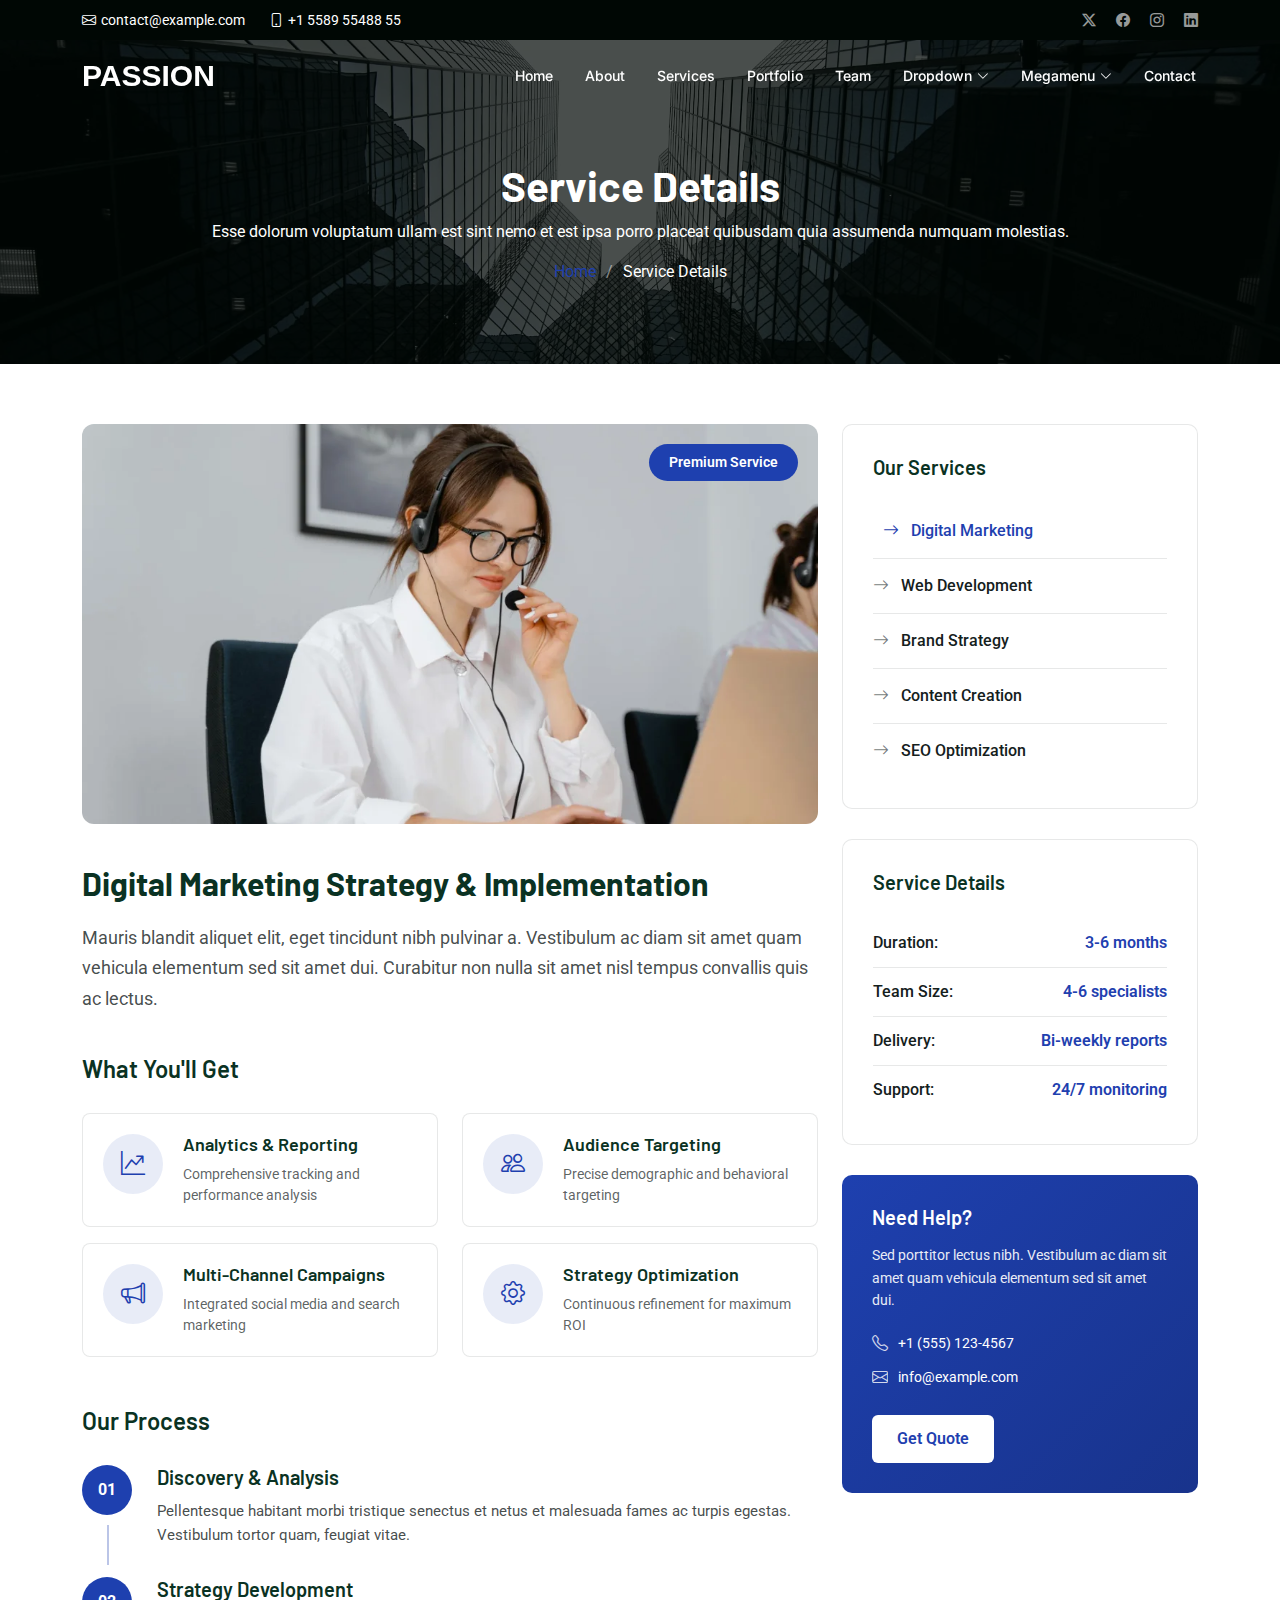
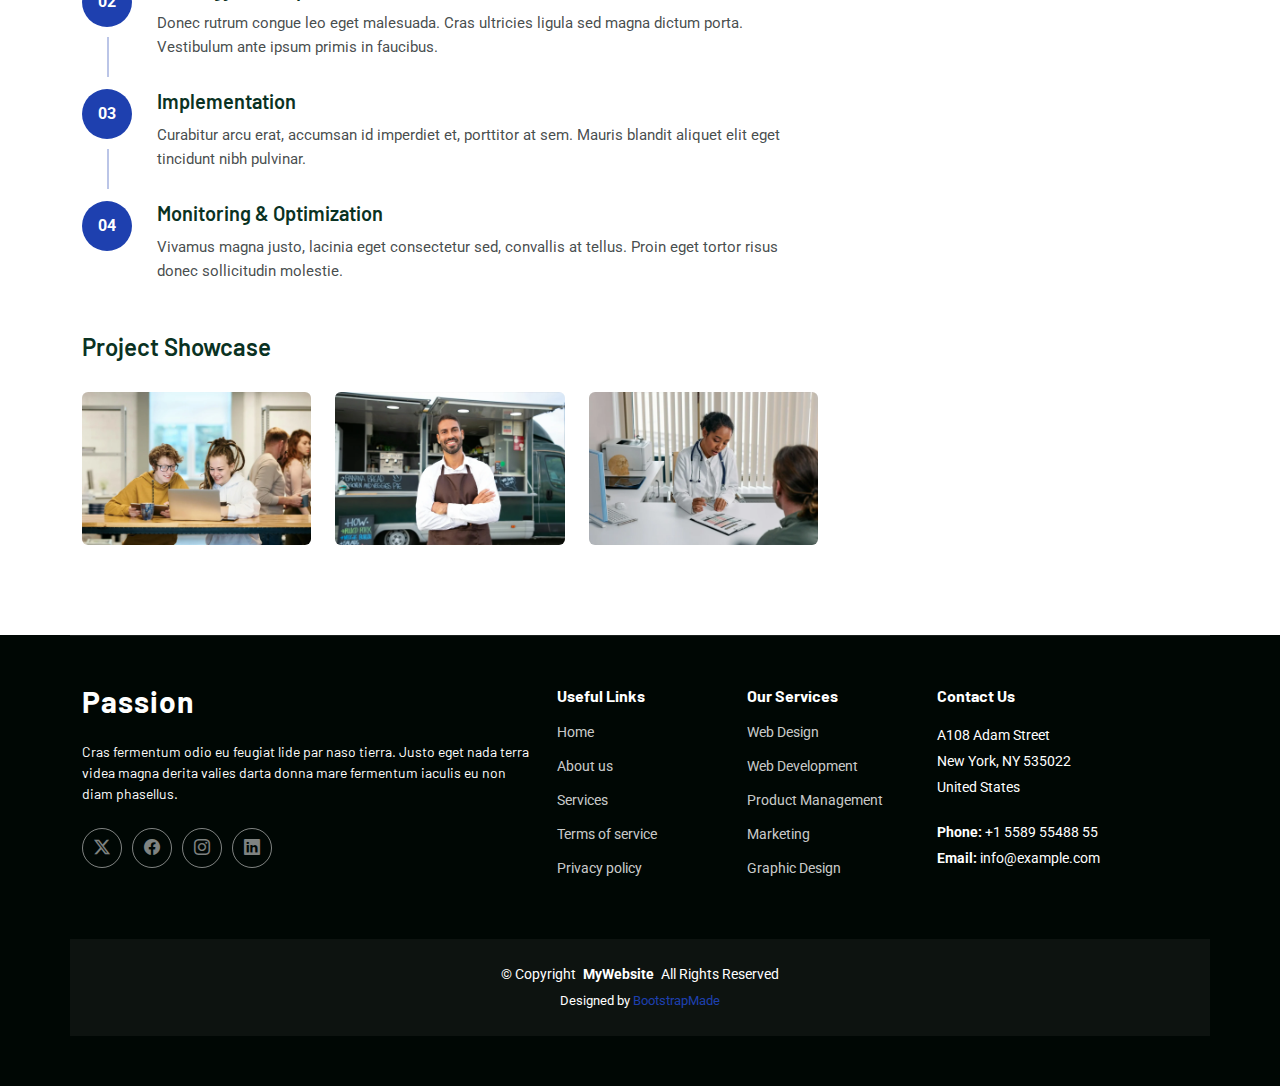
<file: service-details.html>
<!DOCTYPE html>
<html lang="en">

<head>
  <meta charset="utf-8">
  <meta content="width=device-width, initial-scale=1.0" name="viewport">
  <title>Service Details - Passion Bootstrap Template</title>
  <meta name="description" content="">
  <meta name="keywords" content="">

  <!-- Favicons -->
  <link href="assets/img/favicon.png" rel="icon">
  <link href="assets/img/apple-touch-icon.png" rel="apple-touch-icon">

  <!-- Fonts -->
  <link href="https://fonts.googleapis.com" rel="preconnect">
  <link href="https://fonts.gstatic.com" rel="preconnect" crossorigin>
  <link href="https://fonts.googleapis.com/css2?family=Roboto:ital,wght@0,100;0,300;0,400;0,500;0,700;0,900;1,100;1,300;1,400;1,500;1,700;1,900&family=Inter:wght@100;200;300;400;500;600;700;800;900&family=Barlow:ital,wght@0,100;0,200;0,300;0,400;0,500;0,600;0,700;0,800;0,900;1,100;1,200;1,300;1,400;1,500;1,600;1,700;1,800;1,900&display=swap" rel="stylesheet">

  <!-- Vendor CSS Files -->
  <link href="assets/vendor/bootstrap/css/bootstrap.min.css" rel="stylesheet">
  <link href="assets/vendor/bootstrap-icons/bootstrap-icons.css" rel="stylesheet">
  <link href="assets/vendor/glightbox/css/glightbox.min.css" rel="stylesheet">
  <link href="assets/vendor/swiper/swiper-bundle.min.css" rel="stylesheet">

  <!-- Main CSS File -->
  <link href="assets/css/main.css" rel="stylesheet">

  <!-- =======================================================
  * Template Name: Passion
  * Template URL: https://bootstrapmade.com/passion-bootstrap-template/
  * Updated: Jul 21 2025 with Bootstrap v5.3.7
  * Author: BootstrapMade.com
  * License: https://bootstrapmade.com/license/
  ======================================================== -->
</head>

<body class="service-details-page">

  <header id="header" class="header fixed-top">

    <div class="topbar d-flex align-items-center dark-background">
      <div class="container d-flex justify-content-center justify-content-md-between">
        <div class="contact-info d-flex align-items-center">
          <i class="bi bi-envelope d-flex align-items-center"><a href="mailto:contact@example.com">contact@example.com</a></i>
          <i class="bi bi-phone d-flex align-items-center ms-4"><span>+1 5589 55488 55</span></i>
        </div>
        <div class="social-links d-none d-md-flex align-items-center">
          <a href="#" class="twitter"><i class="bi bi-twitter-x"></i></a>
          <a href="#" class="facebook"><i class="bi bi-facebook"></i></a>
          <a href="#" class="instagram"><i class="bi bi-instagram"></i></a>
          <a href="#" class="linkedin"><i class="bi bi-linkedin"></i></a>
        </div>
      </div>
    </div><!-- End Top Bar -->

    <div class="branding d-flex align-items-cente">

      <div class="container position-relative d-flex align-items-center justify-content-between">
        <a href="index.html" class="logo d-flex align-items-center">
          <!-- Uncomment the line below if you also wish to use an image logo -->
          <!-- <img src="assets/img/logo.webp" alt=""> -->
          <h1 class="sitename">Passion</h1>
        </a>

        <nav id="navmenu" class="navmenu">
          <ul>
            <li><a href="#hero">Home</a></li>
            <li><a href="#about">About</a></li>
            <li><a href="#services">Services</a></li>
            <li><a href="#portfolio">Portfolio</a></li>
            <li><a href="#team">Team</a></li>
            <li class="dropdown"><a href="#"><span>Dropdown</span> <i class="bi bi-chevron-down toggle-dropdown"></i></a>
              <ul>
                <li><a href="#">Dropdown 1</a></li>
                <li class="dropdown"><a href="#"><span>Deep Dropdown</span> <i class="bi bi-chevron-down toggle-dropdown"></i></a>
                  <ul>
                    <li><a href="#">Deep Dropdown 1</a></li>
                    <li><a href="#">Deep Dropdown 2</a></li>
                    <li><a href="#">Deep Dropdown 3</a></li>
                    <li><a href="#">Deep Dropdown 4</a></li>
                    <li><a href="#">Deep Dropdown 5</a></li>
                  </ul>
                </li>
                <li><a href="#">Dropdown 2</a></li>
                <li><a href="#">Dropdown 3</a></li>
                <li><a href="#">Dropdown 4</a></li>
              </ul>
            </li>

            <!-- Megamenu 2 -->
            <li class="megamenu-2"><a href="#"><span>Megamenu</span> <i class="bi bi-chevron-down toggle-dropdown"></i></a>

              <!-- Mobile Megamenu -->
              <ul class="mobile-megamenu">

                <li><a href="#">Product Analytics</a></li>
                <li><a href="#">Customer Insights</a></li>
                <li><a href="#">Market Research</a></li>

                <li class="dropdown"><a href="#"><span>Enterprise Software</span> <i class="bi bi-chevron-down toggle-dropdown"></i></a>
                  <ul>
                    <li><a href="#">CRM Solutions</a></li>
                    <li><a href="#">ERP Systems</a></li>
                    <li><a href="#">Workflow Automation</a></li>
                    <li><a href="#">Document Management</a></li>
                    <li><a href="#">Business Intelligence</a></li>
                    <li><a href="#">Integration Platform</a></li>
                  </ul>
                </li>

                <li class="dropdown"><a href="#"><span>Development Tools</span> <i class="bi bi-chevron-down toggle-dropdown"></i></a>
                  <ul>
                    <li><a href="#">Code Editors</a></li>
                    <li><a href="#">Version Control</a></li>
                    <li><a href="#">Testing Frameworks</a></li>
                    <li><a href="#">Deployment Tools</a></li>
                    <li><a href="#">API Management</a></li>
                    <li><a href="#">Performance Monitoring</a></li>
                  </ul>
                </li>

                <li class="dropdown"><a href="#"><span>Creative Suite</span> <i class="bi bi-chevron-down toggle-dropdown"></i></a>
                  <ul>
                    <li><a href="#">Design Software</a></li>
                    <li><a href="#">Video Editing</a></li>
                    <li><a href="#">Audio Production</a></li>
                    <li><a href="#">Animation Tools</a></li>
                    <li><a href="#">Photo Editing</a></li>
                    <li><a href="#">3D Modeling</a></li>
                  </ul>
                </li>

                <li class="dropdown"><a href="#"><span>Resources</span> <i class="bi bi-chevron-down toggle-dropdown"></i></a>
                  <ul>
                    <li><a href="#">Documentation</a></li>
                    <li><a href="#">Tutorials</a></li>
                    <li><a href="#">Community</a></li>
                    <li><a href="#">Blog Posts</a></li>
                  </ul>
                </li>

              </ul><!-- End Mobile Megamenu -->

              <!-- Desktop Megamenu -->
              <div class="desktop-megamenu">

                <div class="tab-navigation">
                  <ul class="nav nav-tabs flex-column" id="2190-megamenu-tabs" role="tablist">
                    <li class="nav-item" role="presentation">
                      <button class="nav-link active" id="2190-tab-1-tab" data-bs-toggle="tab" data-bs-target="#2190-tab-1" type="button" role="tab" aria-controls="2190-tab-1" aria-selected="true">
                        <i class="bi bi-building-gear"></i>
                        <span>Enterprise Software</span>
                      </button>
                    </li>
                    <li class="nav-item" role="presentation">
                      <button class="nav-link" id="2190-tab-2-tab" data-bs-toggle="tab" data-bs-target="#2190-tab-2" type="button" role="tab" aria-controls="2190-tab-2" aria-selected="false">
                        <i class="bi bi-code-slash"></i>
                        <span>Development Tools</span>
                      </button>
                    </li>
                    <li class="nav-item" role="presentation">
                      <button class="nav-link" id="2190-tab-3-tab" data-bs-toggle="tab" data-bs-target="#2190-tab-3" type="button" role="tab" aria-controls="2190-tab-3" aria-selected="false">
                        <i class="bi bi-palette"></i>
                        <span>Creative Suite</span>
                      </button>
                    </li>
                    <li class="nav-item" role="presentation">
                      <button class="nav-link" id="2190-tab-4-tab" data-bs-toggle="tab" data-bs-target="#2190-tab-4" type="button" role="tab" aria-controls="2190-tab-4" aria-selected="false">
                        <i class="bi bi-journal-text"></i>
                        <span>Resources</span>
                      </button>
                    </li>
                  </ul>
                </div>

                <div class="tab-content">

                  <!-- Enterprise Software Tab -->
                  <div class="tab-pane fade show active" id="2190-tab-1" role="tabpanel" aria-labelledby="2190-tab-1-tab">
                    <div class="content-grid">
                      <div class="product-section">
                        <h4>Core Solutions</h4>
                        <div class="product-list">
                          <a href="#" class="product-link">
                            <i class="bi bi-people"></i>
                            <div>
                              <span>CRM Solutions</span>
                              <small>Manage customer relationships effectively</small>
                            </div>
                          </a>
                          <a href="#" class="product-link">
                            <i class="bi bi-diagram-3"></i>
                            <div>
                              <span>ERP Systems</span>
                              <small>Integrate all business processes</small>
                            </div>
                          </a>
                          <a href="#" class="product-link">
                            <i class="bi bi-gear-wide"></i>
                            <div>
                              <span>Workflow Automation</span>
                              <small>Streamline repetitive tasks</small>
                            </div>
                          </a>
                        </div>
                      </div>

                      <div class="product-section">
                        <h4>Data &amp; Analytics</h4>
                        <div class="product-list">
                          <a href="#" class="product-link">
                            <i class="bi bi-file-earmark-text"></i>
                            <div>
                              <span>Document Management</span>
                              <small>Organize and secure documents</small>
                            </div>
                          </a>
                          <a href="#" class="product-link">
                            <i class="bi bi-bar-chart"></i>
                            <div>
                              <span>Business Intelligence</span>
                              <small>Make data-driven decisions</small>
                            </div>
                          </a>
                          <a href="#" class="product-link">
                            <i class="bi bi-share"></i>
                            <div>
                              <span>Integration Platform</span>
                              <small>Connect all your systems</small>
                            </div>
                          </a>
                        </div>
                      </div>
                    </div>

                    <div class="featured-banner">
                      <div class="banner-content">
                        <img src="assets/img/misc/misc-7.webp" alt="Enterprise Solutions" class="banner-image">
                        <div class="banner-info">
                          <h5>Enterprise Package</h5>
                          <p>Comprehensive business management solution with advanced features and 24/7 support.</p>
                          <a href="#" class="cta-btn">Get Started <i class="bi bi-arrow-right"></i></a>
                        </div>
                      </div>
                    </div>
                  </div>

                  <!-- Development Tools Tab -->
                  <div class="tab-pane fade" id="2190-tab-2" role="tabpanel" aria-labelledby="2190-tab-2-tab">
                    <div class="content-grid">
                      <div class="product-section">
                        <h4>Code &amp; Build</h4>
                        <div class="product-list">
                          <a href="#" class="product-link">
                            <i class="bi bi-code-square"></i>
                            <div>
                              <span>Code Editors</span>
                              <small>Advanced development environment</small>
                            </div>
                          </a>
                          <a href="#" class="product-link">
                            <i class="bi bi-git"></i>
                            <div>
                              <span>Version Control</span>
                              <small>Track changes and collaborate</small>
                            </div>
                          </a>
                          <a href="#" class="product-link">
                            <i class="bi bi-check2-square"></i>
                            <div>
                              <span>Testing Frameworks</span>
                              <small>Ensure code quality</small>
                            </div>
                          </a>
                        </div>
                      </div>

                      <div class="product-section">
                        <h4>Deploy &amp; Monitor</h4>
                        <div class="product-list">
                          <a href="#" class="product-link">
                            <i class="bi bi-cloud-upload"></i>
                            <div>
                              <span>Deployment Tools</span>
                              <small>Seamless application deployment</small>
                            </div>
                          </a>
                          <a href="#" class="product-link">
                            <i class="bi bi-api"></i>
                            <div>
                              <span>API Management</span>
                              <small>Design and manage APIs</small>
                            </div>
                          </a>
                          <a href="#" class="product-link">
                            <i class="bi bi-speedometer2"></i>
                            <div>
                              <span>Performance Monitoring</span>
                              <small>Track application performance</small>
                            </div>
                          </a>
                        </div>
                      </div>
                    </div>

                    <div class="featured-banner">
                      <div class="banner-content">
                        <img src="assets/img/misc/misc-12.webp" alt="Development Tools" class="banner-image">
                        <div class="banner-info">
                          <h5>Developer Suite</h5>
                          <p>Complete toolkit for modern development teams with integrated CI/CD pipelines.</p>
                          <a href="#" class="cta-btn">Explore Tools <i class="bi bi-arrow-right"></i></a>
                        </div>
                      </div>
                    </div>
                  </div>

                  <!-- Creative Suite Tab -->
                  <div class="tab-pane fade" id="2190-tab-3" role="tabpanel" aria-labelledby="2190-tab-3-tab">
                    <div class="content-grid">
                      <div class="product-section">
                        <h4>Design &amp; Visual</h4>
                        <div class="product-list">
                          <a href="#" class="product-link">
                            <i class="bi bi-brush"></i>
                            <div>
                              <span>Design Software</span>
                              <small>Professional graphic design tools</small>
                            </div>
                          </a>
                          <a href="#" class="product-link">
                            <i class="bi bi-camera-video"></i>
                            <div>
                              <span>Video Editing</span>
                              <small>Professional video production</small>
                            </div>
                          </a>
                          <a href="#" class="product-link">
                            <i class="bi bi-image"></i>
                            <div>
                              <span>Photo Editing</span>
                              <small>Advanced image manipulation</small>
                            </div>
                          </a>
                        </div>
                      </div>

                      <div class="product-section">
                        <h4>Media Production</h4>
                        <div class="product-list">
                          <a href="#" class="product-link">
                            <i class="bi bi-music-note"></i>
                            <div>
                              <span>Audio Production</span>
                              <small>Professional audio editing</small>
                            </div>
                          </a>
                          <a href="#" class="product-link">
                            <i class="bi bi-play-circle"></i>
                            <div>
                              <span>Animation Tools</span>
                              <small>Create stunning animations</small>
                            </div>
                          </a>
                          <a href="#" class="product-link">
                            <i class="bi bi-box"></i>
                            <div>
                              <span>3D Modeling</span>
                              <small>Advanced 3D design software</small>
                            </div>
                          </a>
                        </div>
                      </div>
                    </div>

                    <div class="featured-banner">
                      <div class="banner-content">
                        <img src="assets/img/misc/misc-5.webp" alt="Creative Suite" class="banner-image">
                        <div class="banner-info">
                          <h5>Creative Pro</h5>
                          <p>Everything you need for creative projects, from concept to final production.</p>
                          <a href="#" class="cta-btn">Start Creating <i class="bi bi-arrow-right"></i></a>
                        </div>
                      </div>
                    </div>
                  </div>

                  <!-- Resources Tab -->
                  <div class="tab-pane fade" id="2190-tab-4" role="tabpanel" aria-labelledby="2190-tab-4-tab">
                    <div class="resources-layout">
                      <div class="resource-categories">
                        <div class="resource-category">
                          <i class="bi bi-book"></i>
                          <h5>Documentation</h5>
                          <p>Comprehensive guides and API references for all our products and services.</p>
                          <a href="#" class="resource-link">Browse Docs <i class="bi bi-arrow-right"></i></a>
                        </div>
                        <div class="resource-category">
                          <i class="bi bi-play-circle"></i>
                          <h5>Video Tutorials</h5>
                          <p>Step-by-step video guides to help you get the most out of our solutions.</p>
                          <a href="#" class="resource-link">Watch Tutorials <i class="bi bi-arrow-right"></i></a>
                        </div>
                        <div class="resource-category">
                          <i class="bi bi-chat-square-dots"></i>
                          <h5>Community Forum</h5>
                          <p>Connect with other users, share tips, and get answers to your questions.</p>
                          <a href="#" class="resource-link">Join Community <i class="bi bi-arrow-right"></i></a>
                        </div>
                        <div class="resource-category">
                          <i class="bi bi-newspaper"></i>
                          <h5>Blog &amp; Articles</h5>
                          <p>Latest insights, best practices, and industry trends from our experts.</p>
                          <a href="#" class="resource-link">Read Blog <i class="bi bi-arrow-right"></i></a>
                        </div>
                      </div>
                    </div>
                  </div>

                </div>

              </div><!-- End Desktop Megamenu -->

            </li><!-- End Megamenu 2 -->

            <li><a href="#contact">Contact</a></li>

          </ul>
          <i class="mobile-nav-toggle d-xl-none bi bi-list"></i>
        </nav>

      </div>

    </div>

  </header>

  <main class="main">

    <!-- Page Title -->
    <div class="page-title dark-background" style="background-image: url(assets/img/bg/bg-14.webp);">
      <div class="container position-relative">
        <h1>Service Details</h1>
        <p>Esse dolorum voluptatum ullam est sint nemo et est ipsa porro placeat quibusdam quia assumenda numquam molestias.</p>
        <nav class="breadcrumbs">
          <ol>
            <li><a href="index.html">Home</a></li>
            <li class="current">Service Details</li>
          </ol>
        </nav>
      </div>
    </div><!-- End Page Title -->

    <!-- Service Details Section -->
    <section id="service-details" class="service-details section">

      <div class="container">

        <div class="row gy-5">

          <div class="col-lg-8">
            <div class="service-hero">
              <img src="assets/img/services/services-7.webp" alt="" class="img-fluid">
              <div class="service-badge">
                <span>Premium Service</span>
              </div>
            </div>

            <div class="service-content">
              <div class="service-header">
                <h2>Digital Marketing Strategy &amp; Implementation</h2>
                <p class="service-intro">Mauris blandit aliquet elit, eget tincidunt nibh pulvinar a. Vestibulum ac diam sit amet quam vehicula elementum sed sit amet dui. Curabitur non nulla sit amet nisl tempus convallis quis ac lectus.</p>
              </div>

              <div class="service-features">
                <h4>What You'll Get</h4>
                <div class="row gy-3">
                  <div class="col-md-6">
                    <div class="feature-item">
                      <div class="feature-icon">
                        <i class="bi bi-graph-up-arrow"></i>
                      </div>
                      <div class="feature-content">
                        <h5>Analytics &amp; Reporting</h5>
                        <p>Comprehensive tracking and performance analysis</p>
                      </div>
                    </div>
                  </div>
                  <div class="col-md-6">
                    <div class="feature-item">
                      <div class="feature-icon">
                        <i class="bi bi-people"></i>
                      </div>
                      <div class="feature-content">
                        <h5>Audience Targeting</h5>
                        <p>Precise demographic and behavioral targeting</p>
                      </div>
                    </div>
                  </div>
                  <div class="col-md-6">
                    <div class="feature-item">
                      <div class="feature-icon">
                        <i class="bi bi-megaphone"></i>
                      </div>
                      <div class="feature-content">
                        <h5>Multi-Channel Campaigns</h5>
                        <p>Integrated social media and search marketing</p>
                      </div>
                    </div>
                  </div>
                  <div class="col-md-6">
                    <div class="feature-item">
                      <div class="feature-icon">
                        <i class="bi bi-gear"></i>
                      </div>
                      <div class="feature-content">
                        <h5>Strategy Optimization</h5>
                        <p>Continuous refinement for maximum ROI</p>
                      </div>
                    </div>
                  </div>
                </div>
              </div>

              <div class="service-process">
                <h4>Our Process</h4>
                <div class="process-steps">
                  <div class="process-step">
                    <div class="step-number">01</div>
                    <div class="step-content">
                      <h5>Discovery &amp; Analysis</h5>
                      <p>Pellentesque habitant morbi tristique senectus et netus et malesuada fames ac turpis egestas. Vestibulum tortor quam, feugiat vitae.</p>
                    </div>
                  </div>
                  <div class="process-step">
                    <div class="step-number">02</div>
                    <div class="step-content">
                      <h5>Strategy Development</h5>
                      <p>Donec rutrum congue leo eget malesuada. Cras ultricies ligula sed magna dictum porta. Vestibulum ante ipsum primis in faucibus.</p>
                    </div>
                  </div>
                  <div class="process-step">
                    <div class="step-number">03</div>
                    <div class="step-content">
                      <h5>Implementation</h5>
                      <p>Curabitur arcu erat, accumsan id imperdiet et, porttitor at sem. Mauris blandit aliquet elit eget tincidunt nibh pulvinar.</p>
                    </div>
                  </div>
                  <div class="process-step">
                    <div class="step-number">04</div>
                    <div class="step-content">
                      <h5>Monitoring &amp; Optimization</h5>
                      <p>Vivamus magna justo, lacinia eget consectetur sed, convallis at tellus. Proin eget tortor risus donec sollicitudin molestie.</p>
                    </div>
                  </div>
                </div>
              </div>

              <div class="service-gallery">
                <h4>Project Showcase</h4>
                <div class="row gy-3">
                  <div class="col-md-4">
                    <img src="assets/img/services/services-2.webp" alt="" class="img-fluid rounded">
                  </div>
                  <div class="col-md-4">
                    <img src="assets/img/services/services-8.webp" alt="" class="img-fluid rounded">
                  </div>
                  <div class="col-md-4">
                    <img src="assets/img/services/services-11.webp" alt="" class="img-fluid rounded">
                  </div>
                </div>
              </div>
            </div>
          </div>

          <div class="col-lg-4">
            <div class="service-sidebar">

              <div class="service-menu">
                <h4>Our Services</h4>
                <div class="menu-list">
                  <a href="#" class="menu-item active">
                    <i class="bi bi-arrow-right"></i>
                    <span>Digital Marketing</span>
                  </a>
                  <a href="#" class="menu-item">
                    <i class="bi bi-arrow-right"></i>
                    <span>Web Development</span>
                  </a>
                  <a href="#" class="menu-item">
                    <i class="bi bi-arrow-right"></i>
                    <span>Brand Strategy</span>
                  </a>
                  <a href="#" class="menu-item">
                    <i class="bi bi-arrow-right"></i>
                    <span>Content Creation</span>
                  </a>
                  <a href="#" class="menu-item">
                    <i class="bi bi-arrow-right"></i>
                    <span>SEO Optimization</span>
                  </a>
                </div>
              </div>

              <div class="service-info">
                <h4>Service Details</h4>
                <div class="info-list">
                  <div class="info-item">
                    <span class="info-label">Duration:</span>
                    <span class="info-value">3-6 months</span>
                  </div>
                  <div class="info-item">
                    <span class="info-label">Team Size:</span>
                    <span class="info-value">4-6 specialists</span>
                  </div>
                  <div class="info-item">
                    <span class="info-label">Delivery:</span>
                    <span class="info-value">Bi-weekly reports</span>
                  </div>
                  <div class="info-item">
                    <span class="info-label">Support:</span>
                    <span class="info-value">24/7 monitoring</span>
                  </div>
                </div>
              </div>

              <div class="contact-card">
                <div class="contact-content">
                  <h4>Need Help?</h4>
                  <p>Sed porttitor lectus nibh. Vestibulum ac diam sit amet quam vehicula elementum sed sit amet dui.</p>
                  <div class="contact-info">
                    <div class="contact-item">
                      <i class="bi bi-telephone"></i>
                      <span>+1 (555) 123-4567</span>
                    </div>
                    <div class="contact-item">
                      <i class="bi bi-envelope"></i>
                      <span>info@example.com</span>
                    </div>
                  </div>
                  <a href="#" class="btn btn-primary">Get Quote</a>
                </div>
              </div>

            </div>
          </div>

        </div>

      </div>

    </section><!-- /Service Details Section -->

  </main>

  <footer id="footer" class="footer position-relative dark-background">

    <div class="container footer-top">
      <div class="row gy-4">
        <div class="col-lg-5 col-md-12 footer-about">
          <a href="index.html" class="logo d-flex align-items-center">
            <span class="sitename">Passion</span>
          </a>
          <p>Cras fermentum odio eu feugiat lide par naso tierra. Justo eget nada terra videa magna derita valies darta donna mare fermentum iaculis eu non diam phasellus.</p>
          <div class="social-links d-flex mt-4">
            <a href=""><i class="bi bi-twitter-x"></i></a>
            <a href=""><i class="bi bi-facebook"></i></a>
            <a href=""><i class="bi bi-instagram"></i></a>
            <a href=""><i class="bi bi-linkedin"></i></a>
          </div>
        </div>

        <div class="col-lg-2 col-6 footer-links">
          <h4>Useful Links</h4>
          <ul>
            <li><a href="#">Home</a></li>
            <li><a href="#">About us</a></li>
            <li><a href="#">Services</a></li>
            <li><a href="#">Terms of service</a></li>
            <li><a href="#">Privacy policy</a></li>
          </ul>
        </div>

        <div class="col-lg-2 col-6 footer-links">
          <h4>Our Services</h4>
          <ul>
            <li><a href="#">Web Design</a></li>
            <li><a href="#">Web Development</a></li>
            <li><a href="#">Product Management</a></li>
            <li><a href="#">Marketing</a></li>
            <li><a href="#">Graphic Design</a></li>
          </ul>
        </div>

        <div class="col-lg-3 col-md-12 footer-contact text-center text-md-start">
          <h4>Contact Us</h4>
          <p>A108 Adam Street</p>
          <p>New York, NY 535022</p>
          <p>United States</p>
          <p class="mt-4"><strong>Phone:</strong> <span>+1 5589 55488 55</span></p>
          <p><strong>Email:</strong> <span>info@example.com</span></p>
        </div>

      </div>
    </div>

    <div class="container copyright text-center mt-4">
      <p>© <span>Copyright</span> <strong class="px-1 sitename">MyWebsite</strong> <span>All Rights Reserved</span></p>
      <div class="credits">
        <!-- All the links in the footer should remain intact. -->
        <!-- You can delete the links only if you've purchased the pro version. -->
        <!-- Licensing information: https://bootstrapmade.com/license/ -->
        <!-- Purchase the pro version with working PHP/AJAX contact form: [buy-url] -->
        Designed by <a href="https://bootstrapmade.com/">BootstrapMade</a>
      </div>
    </div>

  </footer>

  <!-- Scroll Top -->
  <a href="#" id="scroll-top" class="scroll-top d-flex align-items-center justify-content-center"><i class="bi bi-arrow-up-short"></i></a>

  <!-- Preloader -->
  <div id="preloader">
    <div></div>
    <div></div>
    <div></div>
    <div></div>
  </div>

  <!-- Vendor JS Files -->
  <script src="assets/vendor/bootstrap/js/bootstrap.bundle.min.js"></script>
  <script src="assets/vendor/php-email-form/validate.js"></script>
  <script src="assets/vendor/glightbox/js/glightbox.min.js"></script>
  <script src="assets/vendor/purecounter/purecounter_vanilla.js"></script>
  <script src="assets/vendor/swiper/swiper-bundle.min.js"></script>
  <script src="assets/vendor/imagesloaded/imagesloaded.pkgd.min.js"></script>
  <script src="assets/vendor/isotope-layout/isotope.pkgd.min.js"></script>

  <!-- Main JS File -->
  <script src="assets/js/main.js"></script>

</body>

</html>
</file>
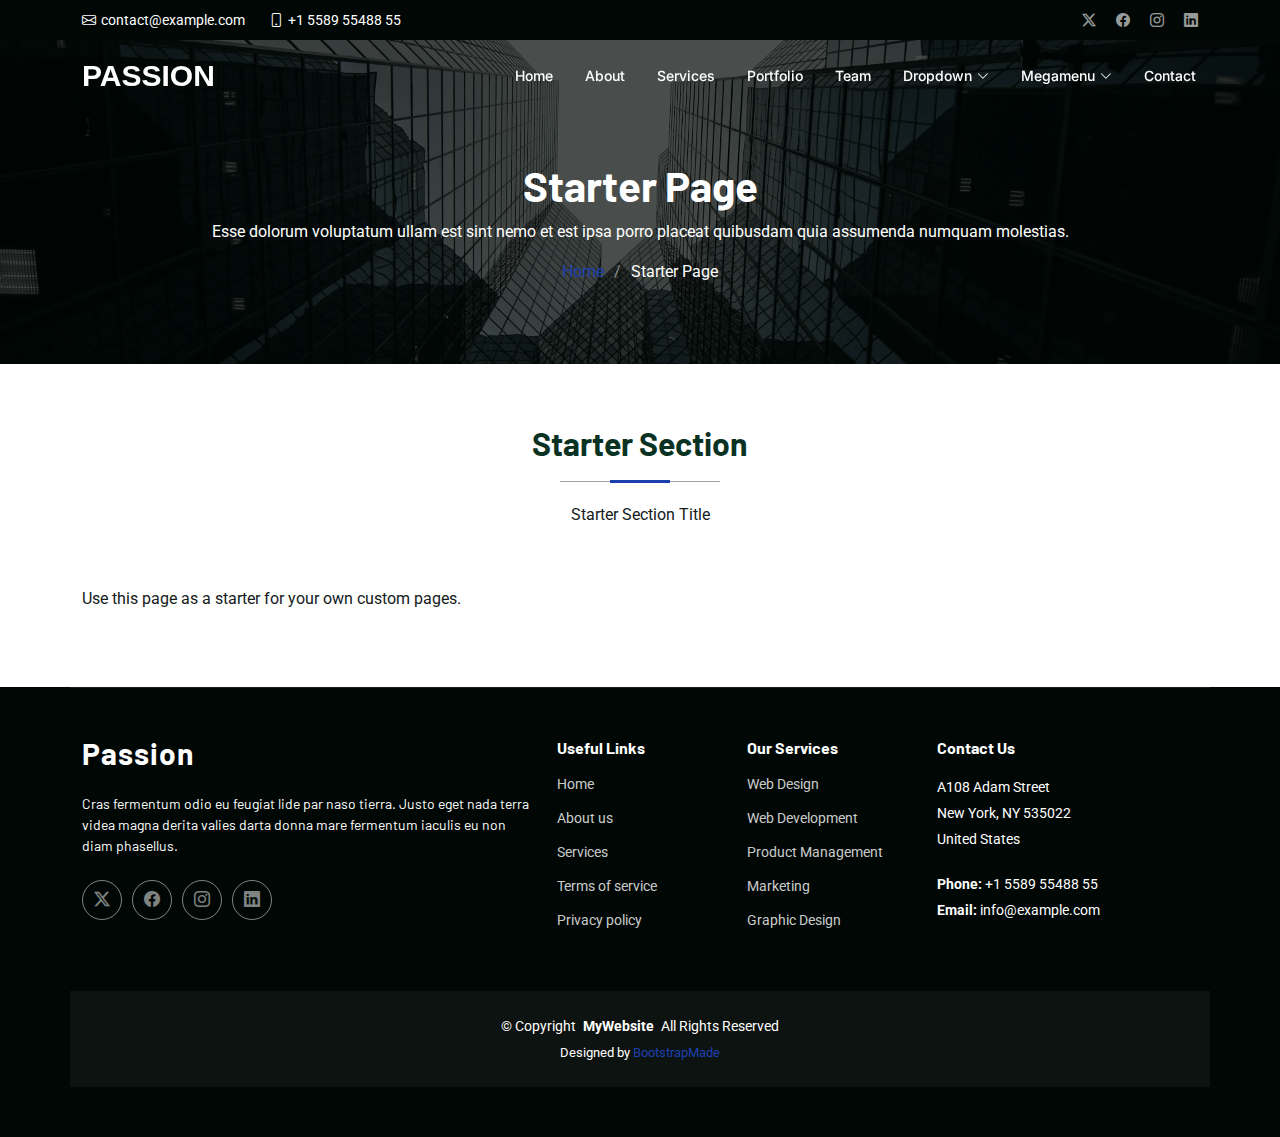
<file: starter-page.html>
<!DOCTYPE html>
<html lang="en">

<head>
  <meta charset="utf-8">
  <meta content="width=device-width, initial-scale=1.0" name="viewport">
  <title>Starter Page - Passion Bootstrap Template</title>
  <meta name="description" content="">
  <meta name="keywords" content="">

  <!-- Favicons -->
  <link href="assets/img/favicon.png" rel="icon">
  <link href="assets/img/apple-touch-icon.png" rel="apple-touch-icon">

  <!-- Fonts -->
  <link href="https://fonts.googleapis.com" rel="preconnect">
  <link href="https://fonts.gstatic.com" rel="preconnect" crossorigin>
  <link href="https://fonts.googleapis.com/css2?family=Roboto:ital,wght@0,100;0,300;0,400;0,500;0,700;0,900;1,100;1,300;1,400;1,500;1,700;1,900&family=Inter:wght@100;200;300;400;500;600;700;800;900&family=Barlow:ital,wght@0,100;0,200;0,300;0,400;0,500;0,600;0,700;0,800;0,900;1,100;1,200;1,300;1,400;1,500;1,600;1,700;1,800;1,900&display=swap" rel="stylesheet">

  <!-- Vendor CSS Files -->
  <link href="assets/vendor/bootstrap/css/bootstrap.min.css" rel="stylesheet">
  <link href="assets/vendor/bootstrap-icons/bootstrap-icons.css" rel="stylesheet">
  <link href="assets/vendor/glightbox/css/glightbox.min.css" rel="stylesheet">
  <link href="assets/vendor/swiper/swiper-bundle.min.css" rel="stylesheet">

  <!-- Main CSS File -->
  <link href="assets/css/main.css" rel="stylesheet">

  <!-- =======================================================
  * Template Name: Passion
  * Template URL: https://bootstrapmade.com/passion-bootstrap-template/
  * Updated: Jul 21 2025 with Bootstrap v5.3.7
  * Author: BootstrapMade.com
  * License: https://bootstrapmade.com/license/
  ======================================================== -->
</head>

<body class="starter-page-page">

  <header id="header" class="header fixed-top">

    <div class="topbar d-flex align-items-center dark-background">
      <div class="container d-flex justify-content-center justify-content-md-between">
        <div class="contact-info d-flex align-items-center">
          <i class="bi bi-envelope d-flex align-items-center"><a href="mailto:contact@example.com">contact@example.com</a></i>
          <i class="bi bi-phone d-flex align-items-center ms-4"><span>+1 5589 55488 55</span></i>
        </div>
        <div class="social-links d-none d-md-flex align-items-center">
          <a href="#" class="twitter"><i class="bi bi-twitter-x"></i></a>
          <a href="#" class="facebook"><i class="bi bi-facebook"></i></a>
          <a href="#" class="instagram"><i class="bi bi-instagram"></i></a>
          <a href="#" class="linkedin"><i class="bi bi-linkedin"></i></a>
        </div>
      </div>
    </div><!-- End Top Bar -->

    <div class="branding d-flex align-items-cente">

      <div class="container position-relative d-flex align-items-center justify-content-between">
        <a href="index.html" class="logo d-flex align-items-center">
          <!-- Uncomment the line below if you also wish to use an image logo -->
          <!-- <img src="assets/img/logo.webp" alt=""> -->
          <h1 class="sitename">Passion</h1>
        </a>

        <nav id="navmenu" class="navmenu">
          <ul>
            <li><a href="#hero">Home</a></li>
            <li><a href="#about">About</a></li>
            <li><a href="#services">Services</a></li>
            <li><a href="#portfolio">Portfolio</a></li>
            <li><a href="#team">Team</a></li>
            <li class="dropdown"><a href="#"><span>Dropdown</span> <i class="bi bi-chevron-down toggle-dropdown"></i></a>
              <ul>
                <li><a href="#">Dropdown 1</a></li>
                <li class="dropdown"><a href="#"><span>Deep Dropdown</span> <i class="bi bi-chevron-down toggle-dropdown"></i></a>
                  <ul>
                    <li><a href="#">Deep Dropdown 1</a></li>
                    <li><a href="#">Deep Dropdown 2</a></li>
                    <li><a href="#">Deep Dropdown 3</a></li>
                    <li><a href="#">Deep Dropdown 4</a></li>
                    <li><a href="#">Deep Dropdown 5</a></li>
                  </ul>
                </li>
                <li><a href="#">Dropdown 2</a></li>
                <li><a href="#">Dropdown 3</a></li>
                <li><a href="#">Dropdown 4</a></li>
              </ul>
            </li>

            <!-- Megamenu 2 -->
            <li class="megamenu-2"><a href="#"><span>Megamenu</span> <i class="bi bi-chevron-down toggle-dropdown"></i></a>

              <!-- Mobile Megamenu -->
              <ul class="mobile-megamenu">

                <li><a href="#">Product Analytics</a></li>
                <li><a href="#">Customer Insights</a></li>
                <li><a href="#">Market Research</a></li>

                <li class="dropdown"><a href="#"><span>Enterprise Software</span> <i class="bi bi-chevron-down toggle-dropdown"></i></a>
                  <ul>
                    <li><a href="#">CRM Solutions</a></li>
                    <li><a href="#">ERP Systems</a></li>
                    <li><a href="#">Workflow Automation</a></li>
                    <li><a href="#">Document Management</a></li>
                    <li><a href="#">Business Intelligence</a></li>
                    <li><a href="#">Integration Platform</a></li>
                  </ul>
                </li>

                <li class="dropdown"><a href="#"><span>Development Tools</span> <i class="bi bi-chevron-down toggle-dropdown"></i></a>
                  <ul>
                    <li><a href="#">Code Editors</a></li>
                    <li><a href="#">Version Control</a></li>
                    <li><a href="#">Testing Frameworks</a></li>
                    <li><a href="#">Deployment Tools</a></li>
                    <li><a href="#">API Management</a></li>
                    <li><a href="#">Performance Monitoring</a></li>
                  </ul>
                </li>

                <li class="dropdown"><a href="#"><span>Creative Suite</span> <i class="bi bi-chevron-down toggle-dropdown"></i></a>
                  <ul>
                    <li><a href="#">Design Software</a></li>
                    <li><a href="#">Video Editing</a></li>
                    <li><a href="#">Audio Production</a></li>
                    <li><a href="#">Animation Tools</a></li>
                    <li><a href="#">Photo Editing</a></li>
                    <li><a href="#">3D Modeling</a></li>
                  </ul>
                </li>

                <li class="dropdown"><a href="#"><span>Resources</span> <i class="bi bi-chevron-down toggle-dropdown"></i></a>
                  <ul>
                    <li><a href="#">Documentation</a></li>
                    <li><a href="#">Tutorials</a></li>
                    <li><a href="#">Community</a></li>
                    <li><a href="#">Blog Posts</a></li>
                  </ul>
                </li>

              </ul><!-- End Mobile Megamenu -->

              <!-- Desktop Megamenu -->
              <div class="desktop-megamenu">

                <div class="tab-navigation">
                  <ul class="nav nav-tabs flex-column" id="2190-megamenu-tabs" role="tablist">
                    <li class="nav-item" role="presentation">
                      <button class="nav-link active" id="2190-tab-1-tab" data-bs-toggle="tab" data-bs-target="#2190-tab-1" type="button" role="tab" aria-controls="2190-tab-1" aria-selected="true">
                        <i class="bi bi-building-gear"></i>
                        <span>Enterprise Software</span>
                      </button>
                    </li>
                    <li class="nav-item" role="presentation">
                      <button class="nav-link" id="2190-tab-2-tab" data-bs-toggle="tab" data-bs-target="#2190-tab-2" type="button" role="tab" aria-controls="2190-tab-2" aria-selected="false">
                        <i class="bi bi-code-slash"></i>
                        <span>Development Tools</span>
                      </button>
                    </li>
                    <li class="nav-item" role="presentation">
                      <button class="nav-link" id="2190-tab-3-tab" data-bs-toggle="tab" data-bs-target="#2190-tab-3" type="button" role="tab" aria-controls="2190-tab-3" aria-selected="false">
                        <i class="bi bi-palette"></i>
                        <span>Creative Suite</span>
                      </button>
                    </li>
                    <li class="nav-item" role="presentation">
                      <button class="nav-link" id="2190-tab-4-tab" data-bs-toggle="tab" data-bs-target="#2190-tab-4" type="button" role="tab" aria-controls="2190-tab-4" aria-selected="false">
                        <i class="bi bi-journal-text"></i>
                        <span>Resources</span>
                      </button>
                    </li>
                  </ul>
                </div>

                <div class="tab-content">

                  <!-- Enterprise Software Tab -->
                  <div class="tab-pane fade show active" id="2190-tab-1" role="tabpanel" aria-labelledby="2190-tab-1-tab">
                    <div class="content-grid">
                      <div class="product-section">
                        <h4>Core Solutions</h4>
                        <div class="product-list">
                          <a href="#" class="product-link">
                            <i class="bi bi-people"></i>
                            <div>
                              <span>CRM Solutions</span>
                              <small>Manage customer relationships effectively</small>
                            </div>
                          </a>
                          <a href="#" class="product-link">
                            <i class="bi bi-diagram-3"></i>
                            <div>
                              <span>ERP Systems</span>
                              <small>Integrate all business processes</small>
                            </div>
                          </a>
                          <a href="#" class="product-link">
                            <i class="bi bi-gear-wide"></i>
                            <div>
                              <span>Workflow Automation</span>
                              <small>Streamline repetitive tasks</small>
                            </div>
                          </a>
                        </div>
                      </div>

                      <div class="product-section">
                        <h4>Data &amp; Analytics</h4>
                        <div class="product-list">
                          <a href="#" class="product-link">
                            <i class="bi bi-file-earmark-text"></i>
                            <div>
                              <span>Document Management</span>
                              <small>Organize and secure documents</small>
                            </div>
                          </a>
                          <a href="#" class="product-link">
                            <i class="bi bi-bar-chart"></i>
                            <div>
                              <span>Business Intelligence</span>
                              <small>Make data-driven decisions</small>
                            </div>
                          </a>
                          <a href="#" class="product-link">
                            <i class="bi bi-share"></i>
                            <div>
                              <span>Integration Platform</span>
                              <small>Connect all your systems</small>
                            </div>
                          </a>
                        </div>
                      </div>
                    </div>

                    <div class="featured-banner">
                      <div class="banner-content">
                        <img src="assets/img/misc/misc-7.webp" alt="Enterprise Solutions" class="banner-image">
                        <div class="banner-info">
                          <h5>Enterprise Package</h5>
                          <p>Comprehensive business management solution with advanced features and 24/7 support.</p>
                          <a href="#" class="cta-btn">Get Started <i class="bi bi-arrow-right"></i></a>
                        </div>
                      </div>
                    </div>
                  </div>

                  <!-- Development Tools Tab -->
                  <div class="tab-pane fade" id="2190-tab-2" role="tabpanel" aria-labelledby="2190-tab-2-tab">
                    <div class="content-grid">
                      <div class="product-section">
                        <h4>Code &amp; Build</h4>
                        <div class="product-list">
                          <a href="#" class="product-link">
                            <i class="bi bi-code-square"></i>
                            <div>
                              <span>Code Editors</span>
                              <small>Advanced development environment</small>
                            </div>
                          </a>
                          <a href="#" class="product-link">
                            <i class="bi bi-git"></i>
                            <div>
                              <span>Version Control</span>
                              <small>Track changes and collaborate</small>
                            </div>
                          </a>
                          <a href="#" class="product-link">
                            <i class="bi bi-check2-square"></i>
                            <div>
                              <span>Testing Frameworks</span>
                              <small>Ensure code quality</small>
                            </div>
                          </a>
                        </div>
                      </div>

                      <div class="product-section">
                        <h4>Deploy &amp; Monitor</h4>
                        <div class="product-list">
                          <a href="#" class="product-link">
                            <i class="bi bi-cloud-upload"></i>
                            <div>
                              <span>Deployment Tools</span>
                              <small>Seamless application deployment</small>
                            </div>
                          </a>
                          <a href="#" class="product-link">
                            <i class="bi bi-api"></i>
                            <div>
                              <span>API Management</span>
                              <small>Design and manage APIs</small>
                            </div>
                          </a>
                          <a href="#" class="product-link">
                            <i class="bi bi-speedometer2"></i>
                            <div>
                              <span>Performance Monitoring</span>
                              <small>Track application performance</small>
                            </div>
                          </a>
                        </div>
                      </div>
                    </div>

                    <div class="featured-banner">
                      <div class="banner-content">
                        <img src="assets/img/misc/misc-12.webp" alt="Development Tools" class="banner-image">
                        <div class="banner-info">
                          <h5>Developer Suite</h5>
                          <p>Complete toolkit for modern development teams with integrated CI/CD pipelines.</p>
                          <a href="#" class="cta-btn">Explore Tools <i class="bi bi-arrow-right"></i></a>
                        </div>
                      </div>
                    </div>
                  </div>

                  <!-- Creative Suite Tab -->
                  <div class="tab-pane fade" id="2190-tab-3" role="tabpanel" aria-labelledby="2190-tab-3-tab">
                    <div class="content-grid">
                      <div class="product-section">
                        <h4>Design &amp; Visual</h4>
                        <div class="product-list">
                          <a href="#" class="product-link">
                            <i class="bi bi-brush"></i>
                            <div>
                              <span>Design Software</span>
                              <small>Professional graphic design tools</small>
                            </div>
                          </a>
                          <a href="#" class="product-link">
                            <i class="bi bi-camera-video"></i>
                            <div>
                              <span>Video Editing</span>
                              <small>Professional video production</small>
                            </div>
                          </a>
                          <a href="#" class="product-link">
                            <i class="bi bi-image"></i>
                            <div>
                              <span>Photo Editing</span>
                              <small>Advanced image manipulation</small>
                            </div>
                          </a>
                        </div>
                      </div>

                      <div class="product-section">
                        <h4>Media Production</h4>
                        <div class="product-list">
                          <a href="#" class="product-link">
                            <i class="bi bi-music-note"></i>
                            <div>
                              <span>Audio Production</span>
                              <small>Professional audio editing</small>
                            </div>
                          </a>
                          <a href="#" class="product-link">
                            <i class="bi bi-play-circle"></i>
                            <div>
                              <span>Animation Tools</span>
                              <small>Create stunning animations</small>
                            </div>
                          </a>
                          <a href="#" class="product-link">
                            <i class="bi bi-box"></i>
                            <div>
                              <span>3D Modeling</span>
                              <small>Advanced 3D design software</small>
                            </div>
                          </a>
                        </div>
                      </div>
                    </div>

                    <div class="featured-banner">
                      <div class="banner-content">
                        <img src="assets/img/misc/misc-5.webp" alt="Creative Suite" class="banner-image">
                        <div class="banner-info">
                          <h5>Creative Pro</h5>
                          <p>Everything you need for creative projects, from concept to final production.</p>
                          <a href="#" class="cta-btn">Start Creating <i class="bi bi-arrow-right"></i></a>
                        </div>
                      </div>
                    </div>
                  </div>

                  <!-- Resources Tab -->
                  <div class="tab-pane fade" id="2190-tab-4" role="tabpanel" aria-labelledby="2190-tab-4-tab">
                    <div class="resources-layout">
                      <div class="resource-categories">
                        <div class="resource-category">
                          <i class="bi bi-book"></i>
                          <h5>Documentation</h5>
                          <p>Comprehensive guides and API references for all our products and services.</p>
                          <a href="#" class="resource-link">Browse Docs <i class="bi bi-arrow-right"></i></a>
                        </div>
                        <div class="resource-category">
                          <i class="bi bi-play-circle"></i>
                          <h5>Video Tutorials</h5>
                          <p>Step-by-step video guides to help you get the most out of our solutions.</p>
                          <a href="#" class="resource-link">Watch Tutorials <i class="bi bi-arrow-right"></i></a>
                        </div>
                        <div class="resource-category">
                          <i class="bi bi-chat-square-dots"></i>
                          <h5>Community Forum</h5>
                          <p>Connect with other users, share tips, and get answers to your questions.</p>
                          <a href="#" class="resource-link">Join Community <i class="bi bi-arrow-right"></i></a>
                        </div>
                        <div class="resource-category">
                          <i class="bi bi-newspaper"></i>
                          <h5>Blog &amp; Articles</h5>
                          <p>Latest insights, best practices, and industry trends from our experts.</p>
                          <a href="#" class="resource-link">Read Blog <i class="bi bi-arrow-right"></i></a>
                        </div>
                      </div>
                    </div>
                  </div>

                </div>

              </div><!-- End Desktop Megamenu -->

            </li><!-- End Megamenu 2 -->

            <li><a href="#contact">Contact</a></li>

          </ul>
          <i class="mobile-nav-toggle d-xl-none bi bi-list"></i>
        </nav>

      </div>

    </div>

  </header>

  <main class="main">

    <!-- Page Title -->
    <div class="page-title dark-background" style="background-image: url(assets/img/bg/bg-14.webp);">
      <div class="container position-relative">
        <h1>Starter Page</h1>
        <p>Esse dolorum voluptatum ullam est sint nemo et est ipsa porro placeat quibusdam quia assumenda numquam molestias.</p>
        <nav class="breadcrumbs">
          <ol>
            <li><a href="index.html">Home</a></li>
            <li class="current">Starter Page</li>
          </ol>
        </nav>
      </div>
    </div><!-- End Page Title -->

    <!-- Starter Section Section -->
    <section id="starter-section" class="starter-section section">

      <!-- Section Title -->
      <div class="container section-title">
        <h2>Starter Section</h2>
        <p>Starter Section Title</p>
      </div><!-- End Section Title -->

      <div class="container">
        <p>Use this page as a starter for your own custom pages.</p>
      </div>

    </section><!-- /Starter Section Section -->

  </main>

  <footer id="footer" class="footer position-relative dark-background">

    <div class="container footer-top">
      <div class="row gy-4">
        <div class="col-lg-5 col-md-12 footer-about">
          <a href="index.html" class="logo d-flex align-items-center">
            <span class="sitename">Passion</span>
          </a>
          <p>Cras fermentum odio eu feugiat lide par naso tierra. Justo eget nada terra videa magna derita valies darta donna mare fermentum iaculis eu non diam phasellus.</p>
          <div class="social-links d-flex mt-4">
            <a href=""><i class="bi bi-twitter-x"></i></a>
            <a href=""><i class="bi bi-facebook"></i></a>
            <a href=""><i class="bi bi-instagram"></i></a>
            <a href=""><i class="bi bi-linkedin"></i></a>
          </div>
        </div>

        <div class="col-lg-2 col-6 footer-links">
          <h4>Useful Links</h4>
          <ul>
            <li><a href="#">Home</a></li>
            <li><a href="#">About us</a></li>
            <li><a href="#">Services</a></li>
            <li><a href="#">Terms of service</a></li>
            <li><a href="#">Privacy policy</a></li>
          </ul>
        </div>

        <div class="col-lg-2 col-6 footer-links">
          <h4>Our Services</h4>
          <ul>
            <li><a href="#">Web Design</a></li>
            <li><a href="#">Web Development</a></li>
            <li><a href="#">Product Management</a></li>
            <li><a href="#">Marketing</a></li>
            <li><a href="#">Graphic Design</a></li>
          </ul>
        </div>

        <div class="col-lg-3 col-md-12 footer-contact text-center text-md-start">
          <h4>Contact Us</h4>
          <p>A108 Adam Street</p>
          <p>New York, NY 535022</p>
          <p>United States</p>
          <p class="mt-4"><strong>Phone:</strong> <span>+1 5589 55488 55</span></p>
          <p><strong>Email:</strong> <span>info@example.com</span></p>
        </div>

      </div>
    </div>

    <div class="container copyright text-center mt-4">
      <p>© <span>Copyright</span> <strong class="px-1 sitename">MyWebsite</strong> <span>All Rights Reserved</span></p>
      <div class="credits">
        <!-- All the links in the footer should remain intact. -->
        <!-- You can delete the links only if you've purchased the pro version. -->
        <!-- Licensing information: https://bootstrapmade.com/license/ -->
        <!-- Purchase the pro version with working PHP/AJAX contact form: [buy-url] -->
        Designed by <a href="https://bootstrapmade.com/">BootstrapMade</a>
      </div>
    </div>

  </footer>

  <!-- Scroll Top -->
  <a href="#" id="scroll-top" class="scroll-top d-flex align-items-center justify-content-center"><i class="bi bi-arrow-up-short"></i></a>

  <!-- Preloader -->
  <div id="preloader">
    <div></div>
    <div></div>
    <div></div>
    <div></div>
  </div>

  <!-- Vendor JS Files -->
  <script src="assets/vendor/bootstrap/js/bootstrap.bundle.min.js"></script>
  <script src="assets/vendor/php-email-form/validate.js"></script>
  <script src="assets/vendor/glightbox/js/glightbox.min.js"></script>
  <script src="assets/vendor/purecounter/purecounter_vanilla.js"></script>
  <script src="assets/vendor/swiper/swiper-bundle.min.js"></script>
  <script src="assets/vendor/imagesloaded/imagesloaded.pkgd.min.js"></script>
  <script src="assets/vendor/isotope-layout/isotope.pkgd.min.js"></script>

  <!-- Main JS File -->
  <script src="assets/js/main.js"></script>

</body>

</html>
</file>
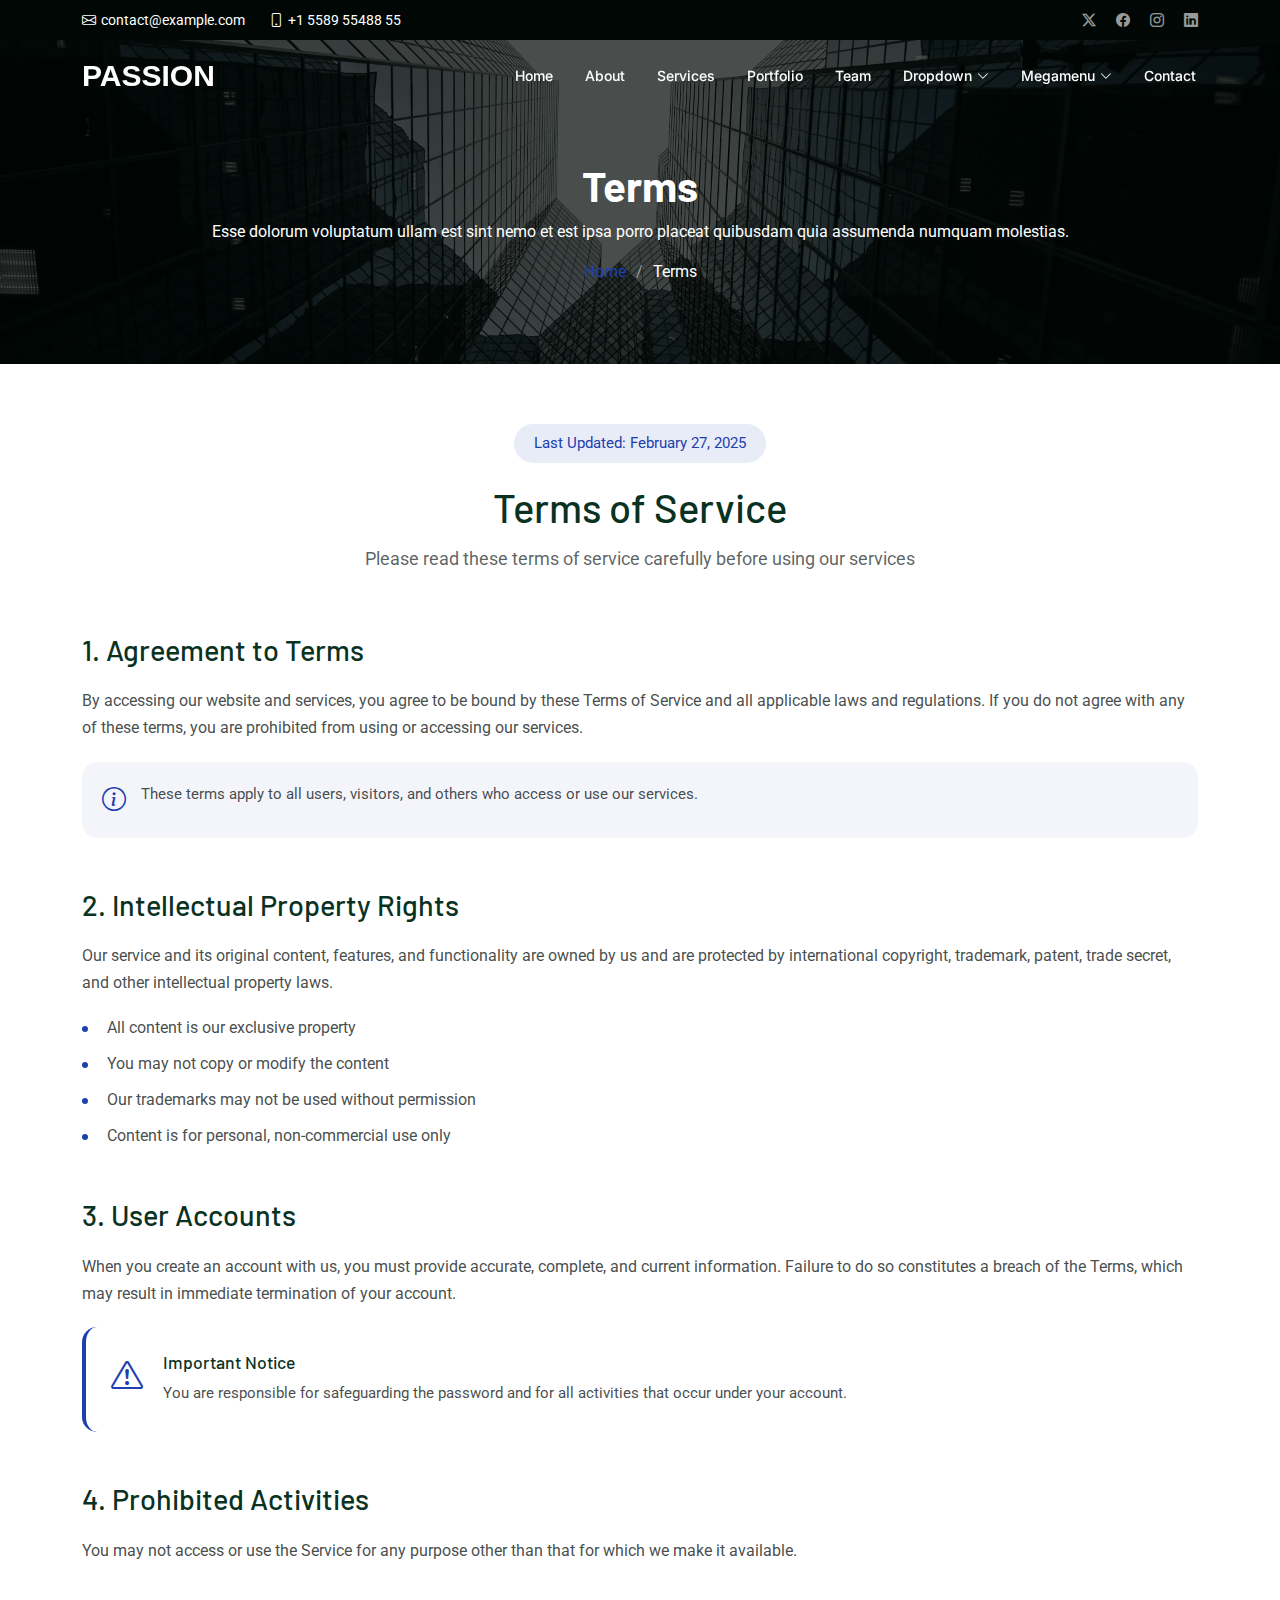
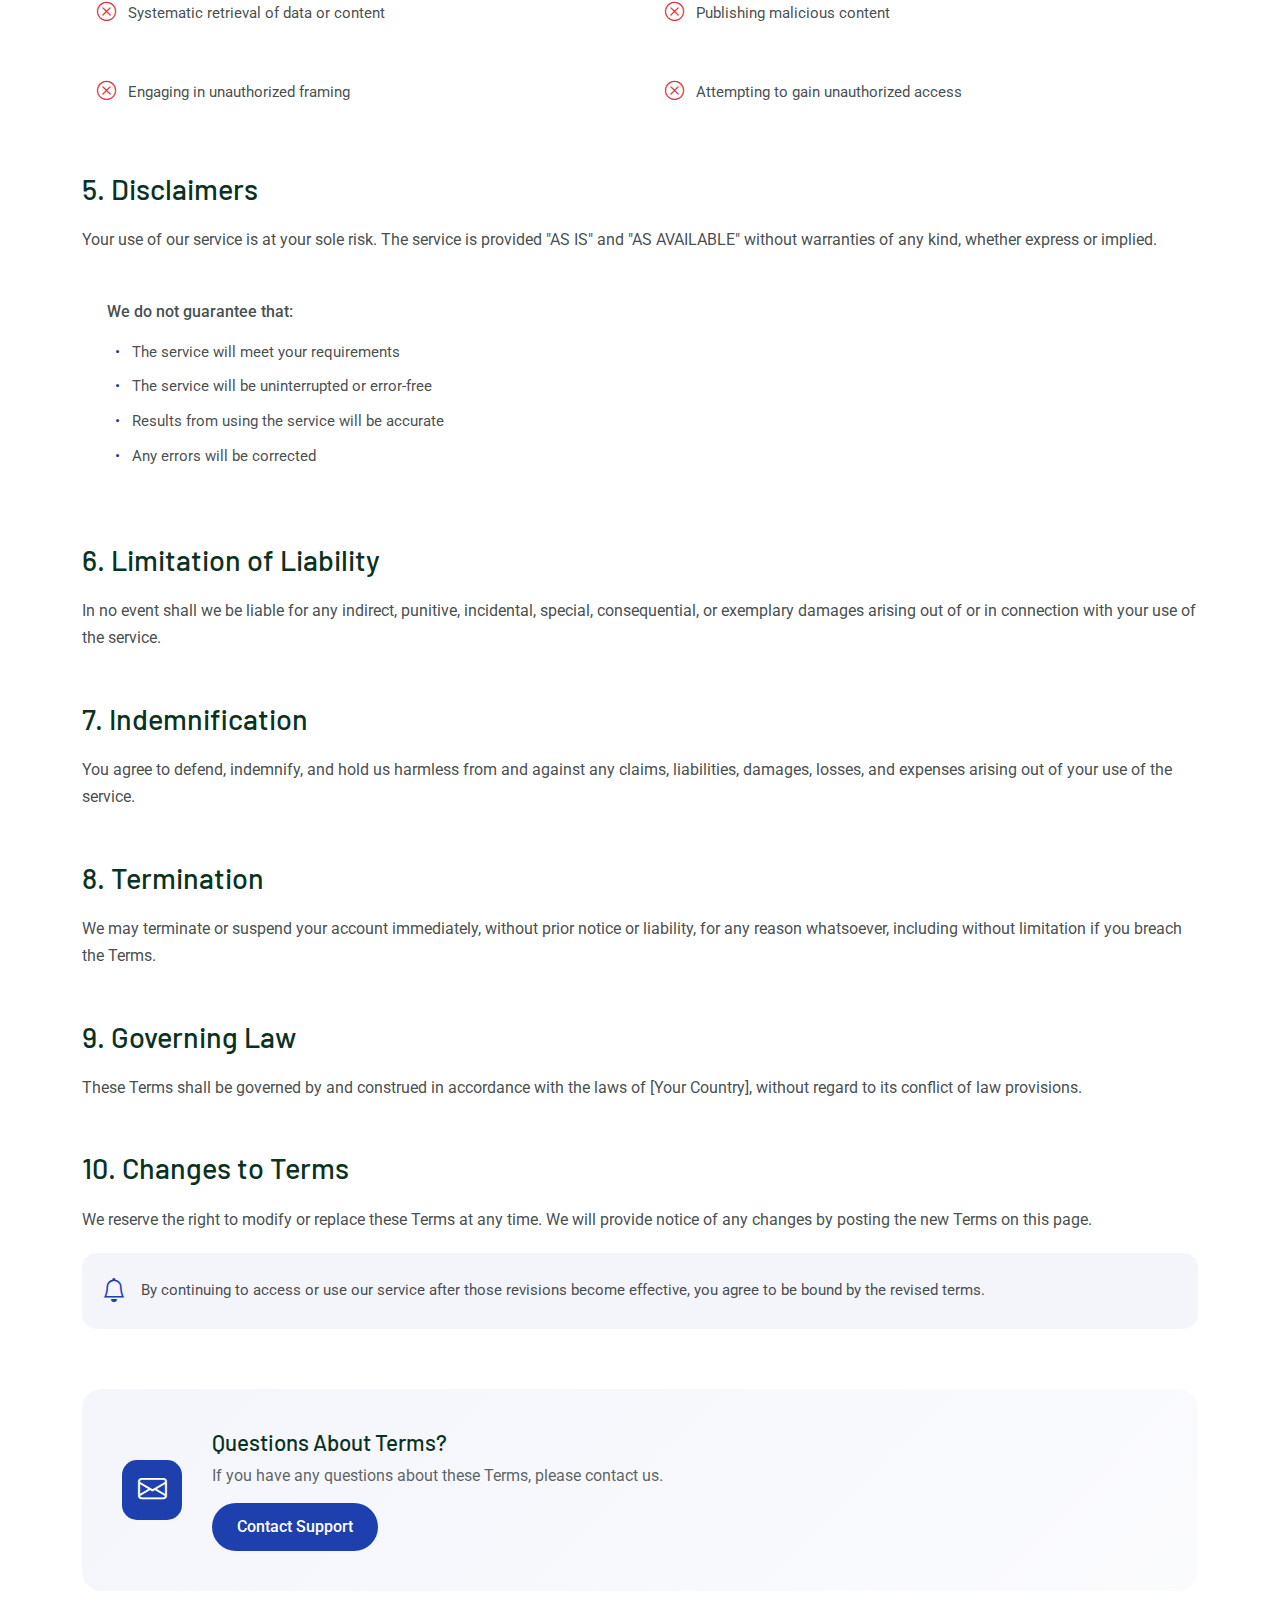
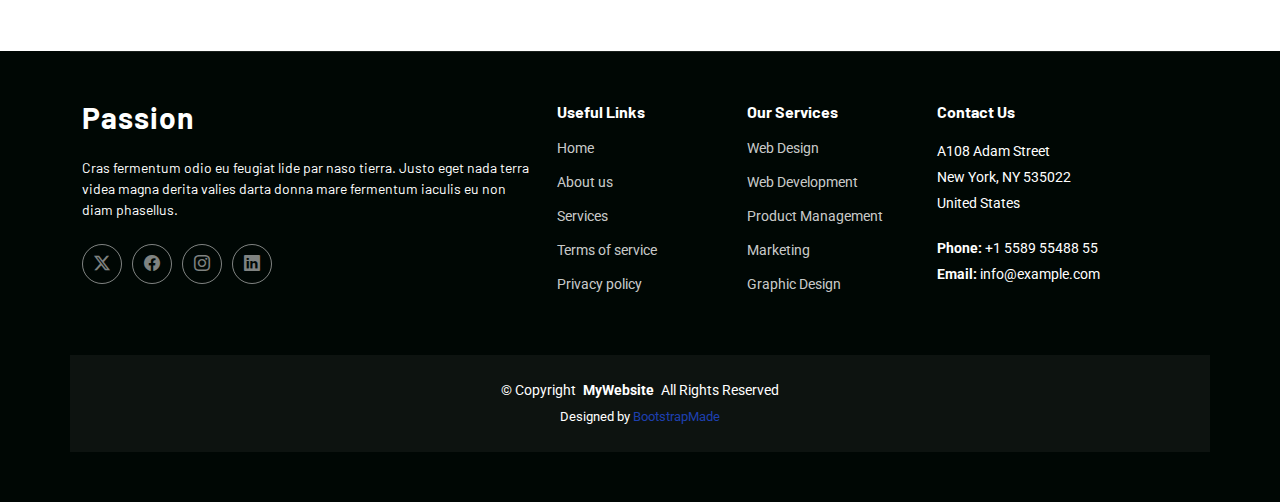
<file: terms.html>
<!DOCTYPE html>
<html lang="en">

<head>
  <meta charset="utf-8">
  <meta content="width=device-width, initial-scale=1.0" name="viewport">
  <title>Terms - Passion Bootstrap Template</title>
  <meta name="description" content="">
  <meta name="keywords" content="">

  <!-- Favicons -->
  <link href="assets/img/favicon.png" rel="icon">
  <link href="assets/img/apple-touch-icon.png" rel="apple-touch-icon">

  <!-- Fonts -->
  <link href="https://fonts.googleapis.com" rel="preconnect">
  <link href="https://fonts.gstatic.com" rel="preconnect" crossorigin>
  <link href="https://fonts.googleapis.com/css2?family=Roboto:ital,wght@0,100;0,300;0,400;0,500;0,700;0,900;1,100;1,300;1,400;1,500;1,700;1,900&family=Inter:wght@100;200;300;400;500;600;700;800;900&family=Barlow:ital,wght@0,100;0,200;0,300;0,400;0,500;0,600;0,700;0,800;0,900;1,100;1,200;1,300;1,400;1,500;1,600;1,700;1,800;1,900&display=swap" rel="stylesheet">

  <!-- Vendor CSS Files -->
  <link href="assets/vendor/bootstrap/css/bootstrap.min.css" rel="stylesheet">
  <link href="assets/vendor/bootstrap-icons/bootstrap-icons.css" rel="stylesheet">
  <link href="assets/vendor/glightbox/css/glightbox.min.css" rel="stylesheet">
  <link href="assets/vendor/swiper/swiper-bundle.min.css" rel="stylesheet">

  <!-- Main CSS File -->
  <link href="assets/css/main.css" rel="stylesheet">

  <!-- =======================================================
  * Template Name: Passion
  * Template URL: https://bootstrapmade.com/passion-bootstrap-template/
  * Updated: Jul 21 2025 with Bootstrap v5.3.7
  * Author: BootstrapMade.com
  * License: https://bootstrapmade.com/license/
  ======================================================== -->
</head>

<body class="terms-page">

  <header id="header" class="header fixed-top">

    <div class="topbar d-flex align-items-center dark-background">
      <div class="container d-flex justify-content-center justify-content-md-between">
        <div class="contact-info d-flex align-items-center">
          <i class="bi bi-envelope d-flex align-items-center"><a href="mailto:contact@example.com">contact@example.com</a></i>
          <i class="bi bi-phone d-flex align-items-center ms-4"><span>+1 5589 55488 55</span></i>
        </div>
        <div class="social-links d-none d-md-flex align-items-center">
          <a href="#" class="twitter"><i class="bi bi-twitter-x"></i></a>
          <a href="#" class="facebook"><i class="bi bi-facebook"></i></a>
          <a href="#" class="instagram"><i class="bi bi-instagram"></i></a>
          <a href="#" class="linkedin"><i class="bi bi-linkedin"></i></a>
        </div>
      </div>
    </div><!-- End Top Bar -->

    <div class="branding d-flex align-items-cente">

      <div class="container position-relative d-flex align-items-center justify-content-between">
        <a href="index.html" class="logo d-flex align-items-center">
          <!-- Uncomment the line below if you also wish to use an image logo -->
          <!-- <img src="assets/img/logo.webp" alt=""> -->
          <h1 class="sitename">Passion</h1>
        </a>

        <nav id="navmenu" class="navmenu">
          <ul>
            <li><a href="#hero">Home</a></li>
            <li><a href="#about">About</a></li>
            <li><a href="#services">Services</a></li>
            <li><a href="#portfolio">Portfolio</a></li>
            <li><a href="#team">Team</a></li>
            <li class="dropdown"><a href="#"><span>Dropdown</span> <i class="bi bi-chevron-down toggle-dropdown"></i></a>
              <ul>
                <li><a href="#">Dropdown 1</a></li>
                <li class="dropdown"><a href="#"><span>Deep Dropdown</span> <i class="bi bi-chevron-down toggle-dropdown"></i></a>
                  <ul>
                    <li><a href="#">Deep Dropdown 1</a></li>
                    <li><a href="#">Deep Dropdown 2</a></li>
                    <li><a href="#">Deep Dropdown 3</a></li>
                    <li><a href="#">Deep Dropdown 4</a></li>
                    <li><a href="#">Deep Dropdown 5</a></li>
                  </ul>
                </li>
                <li><a href="#">Dropdown 2</a></li>
                <li><a href="#">Dropdown 3</a></li>
                <li><a href="#">Dropdown 4</a></li>
              </ul>
            </li>

            <!-- Megamenu 2 -->
            <li class="megamenu-2"><a href="#"><span>Megamenu</span> <i class="bi bi-chevron-down toggle-dropdown"></i></a>

              <!-- Mobile Megamenu -->
              <ul class="mobile-megamenu">

                <li><a href="#">Product Analytics</a></li>
                <li><a href="#">Customer Insights</a></li>
                <li><a href="#">Market Research</a></li>

                <li class="dropdown"><a href="#"><span>Enterprise Software</span> <i class="bi bi-chevron-down toggle-dropdown"></i></a>
                  <ul>
                    <li><a href="#">CRM Solutions</a></li>
                    <li><a href="#">ERP Systems</a></li>
                    <li><a href="#">Workflow Automation</a></li>
                    <li><a href="#">Document Management</a></li>
                    <li><a href="#">Business Intelligence</a></li>
                    <li><a href="#">Integration Platform</a></li>
                  </ul>
                </li>

                <li class="dropdown"><a href="#"><span>Development Tools</span> <i class="bi bi-chevron-down toggle-dropdown"></i></a>
                  <ul>
                    <li><a href="#">Code Editors</a></li>
                    <li><a href="#">Version Control</a></li>
                    <li><a href="#">Testing Frameworks</a></li>
                    <li><a href="#">Deployment Tools</a></li>
                    <li><a href="#">API Management</a></li>
                    <li><a href="#">Performance Monitoring</a></li>
                  </ul>
                </li>

                <li class="dropdown"><a href="#"><span>Creative Suite</span> <i class="bi bi-chevron-down toggle-dropdown"></i></a>
                  <ul>
                    <li><a href="#">Design Software</a></li>
                    <li><a href="#">Video Editing</a></li>
                    <li><a href="#">Audio Production</a></li>
                    <li><a href="#">Animation Tools</a></li>
                    <li><a href="#">Photo Editing</a></li>
                    <li><a href="#">3D Modeling</a></li>
                  </ul>
                </li>

                <li class="dropdown"><a href="#"><span>Resources</span> <i class="bi bi-chevron-down toggle-dropdown"></i></a>
                  <ul>
                    <li><a href="#">Documentation</a></li>
                    <li><a href="#">Tutorials</a></li>
                    <li><a href="#">Community</a></li>
                    <li><a href="#">Blog Posts</a></li>
                  </ul>
                </li>

              </ul><!-- End Mobile Megamenu -->

              <!-- Desktop Megamenu -->
              <div class="desktop-megamenu">

                <div class="tab-navigation">
                  <ul class="nav nav-tabs flex-column" id="2190-megamenu-tabs" role="tablist">
                    <li class="nav-item" role="presentation">
                      <button class="nav-link active" id="2190-tab-1-tab" data-bs-toggle="tab" data-bs-target="#2190-tab-1" type="button" role="tab" aria-controls="2190-tab-1" aria-selected="true">
                        <i class="bi bi-building-gear"></i>
                        <span>Enterprise Software</span>
                      </button>
                    </li>
                    <li class="nav-item" role="presentation">
                      <button class="nav-link" id="2190-tab-2-tab" data-bs-toggle="tab" data-bs-target="#2190-tab-2" type="button" role="tab" aria-controls="2190-tab-2" aria-selected="false">
                        <i class="bi bi-code-slash"></i>
                        <span>Development Tools</span>
                      </button>
                    </li>
                    <li class="nav-item" role="presentation">
                      <button class="nav-link" id="2190-tab-3-tab" data-bs-toggle="tab" data-bs-target="#2190-tab-3" type="button" role="tab" aria-controls="2190-tab-3" aria-selected="false">
                        <i class="bi bi-palette"></i>
                        <span>Creative Suite</span>
                      </button>
                    </li>
                    <li class="nav-item" role="presentation">
                      <button class="nav-link" id="2190-tab-4-tab" data-bs-toggle="tab" data-bs-target="#2190-tab-4" type="button" role="tab" aria-controls="2190-tab-4" aria-selected="false">
                        <i class="bi bi-journal-text"></i>
                        <span>Resources</span>
                      </button>
                    </li>
                  </ul>
                </div>

                <div class="tab-content">

                  <!-- Enterprise Software Tab -->
                  <div class="tab-pane fade show active" id="2190-tab-1" role="tabpanel" aria-labelledby="2190-tab-1-tab">
                    <div class="content-grid">
                      <div class="product-section">
                        <h4>Core Solutions</h4>
                        <div class="product-list">
                          <a href="#" class="product-link">
                            <i class="bi bi-people"></i>
                            <div>
                              <span>CRM Solutions</span>
                              <small>Manage customer relationships effectively</small>
                            </div>
                          </a>
                          <a href="#" class="product-link">
                            <i class="bi bi-diagram-3"></i>
                            <div>
                              <span>ERP Systems</span>
                              <small>Integrate all business processes</small>
                            </div>
                          </a>
                          <a href="#" class="product-link">
                            <i class="bi bi-gear-wide"></i>
                            <div>
                              <span>Workflow Automation</span>
                              <small>Streamline repetitive tasks</small>
                            </div>
                          </a>
                        </div>
                      </div>

                      <div class="product-section">
                        <h4>Data &amp; Analytics</h4>
                        <div class="product-list">
                          <a href="#" class="product-link">
                            <i class="bi bi-file-earmark-text"></i>
                            <div>
                              <span>Document Management</span>
                              <small>Organize and secure documents</small>
                            </div>
                          </a>
                          <a href="#" class="product-link">
                            <i class="bi bi-bar-chart"></i>
                            <div>
                              <span>Business Intelligence</span>
                              <small>Make data-driven decisions</small>
                            </div>
                          </a>
                          <a href="#" class="product-link">
                            <i class="bi bi-share"></i>
                            <div>
                              <span>Integration Platform</span>
                              <small>Connect all your systems</small>
                            </div>
                          </a>
                        </div>
                      </div>
                    </div>

                    <div class="featured-banner">
                      <div class="banner-content">
                        <img src="assets/img/misc/misc-7.webp" alt="Enterprise Solutions" class="banner-image">
                        <div class="banner-info">
                          <h5>Enterprise Package</h5>
                          <p>Comprehensive business management solution with advanced features and 24/7 support.</p>
                          <a href="#" class="cta-btn">Get Started <i class="bi bi-arrow-right"></i></a>
                        </div>
                      </div>
                    </div>
                  </div>

                  <!-- Development Tools Tab -->
                  <div class="tab-pane fade" id="2190-tab-2" role="tabpanel" aria-labelledby="2190-tab-2-tab">
                    <div class="content-grid">
                      <div class="product-section">
                        <h4>Code &amp; Build</h4>
                        <div class="product-list">
                          <a href="#" class="product-link">
                            <i class="bi bi-code-square"></i>
                            <div>
                              <span>Code Editors</span>
                              <small>Advanced development environment</small>
                            </div>
                          </a>
                          <a href="#" class="product-link">
                            <i class="bi bi-git"></i>
                            <div>
                              <span>Version Control</span>
                              <small>Track changes and collaborate</small>
                            </div>
                          </a>
                          <a href="#" class="product-link">
                            <i class="bi bi-check2-square"></i>
                            <div>
                              <span>Testing Frameworks</span>
                              <small>Ensure code quality</small>
                            </div>
                          </a>
                        </div>
                      </div>

                      <div class="product-section">
                        <h4>Deploy &amp; Monitor</h4>
                        <div class="product-list">
                          <a href="#" class="product-link">
                            <i class="bi bi-cloud-upload"></i>
                            <div>
                              <span>Deployment Tools</span>
                              <small>Seamless application deployment</small>
                            </div>
                          </a>
                          <a href="#" class="product-link">
                            <i class="bi bi-api"></i>
                            <div>
                              <span>API Management</span>
                              <small>Design and manage APIs</small>
                            </div>
                          </a>
                          <a href="#" class="product-link">
                            <i class="bi bi-speedometer2"></i>
                            <div>
                              <span>Performance Monitoring</span>
                              <small>Track application performance</small>
                            </div>
                          </a>
                        </div>
                      </div>
                    </div>

                    <div class="featured-banner">
                      <div class="banner-content">
                        <img src="assets/img/misc/misc-12.webp" alt="Development Tools" class="banner-image">
                        <div class="banner-info">
                          <h5>Developer Suite</h5>
                          <p>Complete toolkit for modern development teams with integrated CI/CD pipelines.</p>
                          <a href="#" class="cta-btn">Explore Tools <i class="bi bi-arrow-right"></i></a>
                        </div>
                      </div>
                    </div>
                  </div>

                  <!-- Creative Suite Tab -->
                  <div class="tab-pane fade" id="2190-tab-3" role="tabpanel" aria-labelledby="2190-tab-3-tab">
                    <div class="content-grid">
                      <div class="product-section">
                        <h4>Design &amp; Visual</h4>
                        <div class="product-list">
                          <a href="#" class="product-link">
                            <i class="bi bi-brush"></i>
                            <div>
                              <span>Design Software</span>
                              <small>Professional graphic design tools</small>
                            </div>
                          </a>
                          <a href="#" class="product-link">
                            <i class="bi bi-camera-video"></i>
                            <div>
                              <span>Video Editing</span>
                              <small>Professional video production</small>
                            </div>
                          </a>
                          <a href="#" class="product-link">
                            <i class="bi bi-image"></i>
                            <div>
                              <span>Photo Editing</span>
                              <small>Advanced image manipulation</small>
                            </div>
                          </a>
                        </div>
                      </div>

                      <div class="product-section">
                        <h4>Media Production</h4>
                        <div class="product-list">
                          <a href="#" class="product-link">
                            <i class="bi bi-music-note"></i>
                            <div>
                              <span>Audio Production</span>
                              <small>Professional audio editing</small>
                            </div>
                          </a>
                          <a href="#" class="product-link">
                            <i class="bi bi-play-circle"></i>
                            <div>
                              <span>Animation Tools</span>
                              <small>Create stunning animations</small>
                            </div>
                          </a>
                          <a href="#" class="product-link">
                            <i class="bi bi-box"></i>
                            <div>
                              <span>3D Modeling</span>
                              <small>Advanced 3D design software</small>
                            </div>
                          </a>
                        </div>
                      </div>
                    </div>

                    <div class="featured-banner">
                      <div class="banner-content">
                        <img src="assets/img/misc/misc-5.webp" alt="Creative Suite" class="banner-image">
                        <div class="banner-info">
                          <h5>Creative Pro</h5>
                          <p>Everything you need for creative projects, from concept to final production.</p>
                          <a href="#" class="cta-btn">Start Creating <i class="bi bi-arrow-right"></i></a>
                        </div>
                      </div>
                    </div>
                  </div>

                  <!-- Resources Tab -->
                  <div class="tab-pane fade" id="2190-tab-4" role="tabpanel" aria-labelledby="2190-tab-4-tab">
                    <div class="resources-layout">
                      <div class="resource-categories">
                        <div class="resource-category">
                          <i class="bi bi-book"></i>
                          <h5>Documentation</h5>
                          <p>Comprehensive guides and API references for all our products and services.</p>
                          <a href="#" class="resource-link">Browse Docs <i class="bi bi-arrow-right"></i></a>
                        </div>
                        <div class="resource-category">
                          <i class="bi bi-play-circle"></i>
                          <h5>Video Tutorials</h5>
                          <p>Step-by-step video guides to help you get the most out of our solutions.</p>
                          <a href="#" class="resource-link">Watch Tutorials <i class="bi bi-arrow-right"></i></a>
                        </div>
                        <div class="resource-category">
                          <i class="bi bi-chat-square-dots"></i>
                          <h5>Community Forum</h5>
                          <p>Connect with other users, share tips, and get answers to your questions.</p>
                          <a href="#" class="resource-link">Join Community <i class="bi bi-arrow-right"></i></a>
                        </div>
                        <div class="resource-category">
                          <i class="bi bi-newspaper"></i>
                          <h5>Blog &amp; Articles</h5>
                          <p>Latest insights, best practices, and industry trends from our experts.</p>
                          <a href="#" class="resource-link">Read Blog <i class="bi bi-arrow-right"></i></a>
                        </div>
                      </div>
                    </div>
                  </div>

                </div>

              </div><!-- End Desktop Megamenu -->

            </li><!-- End Megamenu 2 -->

            <li><a href="#contact">Contact</a></li>

          </ul>
          <i class="mobile-nav-toggle d-xl-none bi bi-list"></i>
        </nav>

      </div>

    </div>

  </header>

  <main class="main">

    <!-- Page Title -->
    <div class="page-title dark-background" style="background-image: url(assets/img/bg/bg-14.webp);">
      <div class="container position-relative">
        <h1>Terms</h1>
        <p>Esse dolorum voluptatum ullam est sint nemo et est ipsa porro placeat quibusdam quia assumenda numquam molestias.</p>
        <nav class="breadcrumbs">
          <ol>
            <li><a href="index.html">Home</a></li>
            <li class="current">Terms</li>
          </ol>
        </nav>
      </div>
    </div><!-- End Page Title -->

    <!-- Terms Of Service Section -->
    <section id="terms-of-service" class="terms-of-service section">

      <div class="container">
        <!-- Page Header -->
        <div class="tos-header text-center">
          <span class="last-updated">Last Updated: February 27, 2025</span>
          <h2>Terms of Service</h2>
          <p>Please read these terms of service carefully before using our services</p>
        </div>

        <!-- Content -->
        <div class="tos-content">
          <!-- Agreement Section -->
          <div id="agreement" class="content-section">
            <h3>1. Agreement to Terms</h3>
            <p>By accessing our website and services, you agree to be bound by these Terms of Service and all applicable laws and regulations. If you do not agree with any of these terms, you are prohibited from using or accessing our services.</p>
            <div class="info-box">
              <i class="bi bi-info-circle"></i>
              <p>These terms apply to all users, visitors, and others who access or use our services.</p>
            </div>
          </div>

          <!-- Intellectual Property -->
          <div id="intellectual-property" class="content-section">
            <h3>2. Intellectual Property Rights</h3>
            <p>Our service and its original content, features, and functionality are owned by us and are protected by international copyright, trademark, patent, trade secret, and other intellectual property laws.</p>
            <ul class="list-items">
              <li>All content is our exclusive property</li>
              <li>You may not copy or modify the content</li>
              <li>Our trademarks may not be used without permission</li>
              <li>Content is for personal, non-commercial use only</li>
            </ul>
          </div>

          <!-- User Accounts -->
          <div id="user-accounts" class="content-section">
            <h3>3. User Accounts</h3>
            <p>When you create an account with us, you must provide accurate, complete, and current information. Failure to do so constitutes a breach of the Terms, which may result in immediate termination of your account.</p>
            <div class="alert-box">
              <i class="bi bi-exclamation-triangle"></i>
              <div class="alert-content">
                <h5>Important Notice</h5>
                <p>You are responsible for safeguarding the password and for all activities that occur under your account.</p>
              </div>
            </div>
          </div>

          <!-- Prohibited Activities -->
          <div id="prohibited" class="content-section">
            <h3>4. Prohibited Activities</h3>
            <p>You may not access or use the Service for any purpose other than that for which we make it available.</p>
            <div class="prohibited-list">
              <div class="prohibited-item">
                <i class="bi bi-x-circle"></i>
                <span>Systematic retrieval of data or content</span>
              </div>
              <div class="prohibited-item">
                <i class="bi bi-x-circle"></i>
                <span>Publishing malicious content</span>
              </div>
              <div class="prohibited-item">
                <i class="bi bi-x-circle"></i>
                <span>Engaging in unauthorized framing</span>
              </div>
              <div class="prohibited-item">
                <i class="bi bi-x-circle"></i>
                <span>Attempting to gain unauthorized access</span>
              </div>
            </div>
          </div>

          <!-- Disclaimers -->
          <div id="disclaimer" class="content-section">
            <h3>5. Disclaimers</h3>
            <p>Your use of our service is at your sole risk. The service is provided "AS IS" and "AS AVAILABLE" without warranties of any kind, whether express or implied.</p>
            <div class="disclaimer-box">
              <p>We do not guarantee that:</p>
              <ul>
                <li>The service will meet your requirements</li>
                <li>The service will be uninterrupted or error-free</li>
                <li>Results from using the service will be accurate</li>
                <li>Any errors will be corrected</li>
              </ul>
            </div>
          </div>

          <!-- Limitation of Liability -->
          <div id="limitation" class="content-section">
            <h3>6. Limitation of Liability</h3>
            <p>In no event shall we be liable for any indirect, punitive, incidental, special, consequential, or exemplary damages arising out of or in connection with your use of the service.</p>
          </div>

          <!-- Indemnification -->
          <div id="indemnification" class="content-section">
            <h3>7. Indemnification</h3>
            <p>You agree to defend, indemnify, and hold us harmless from and against any claims, liabilities, damages, losses, and expenses arising out of your use of the service.</p>
          </div>

          <!-- Termination -->
          <div id="termination" class="content-section">
            <h3>8. Termination</h3>
            <p>We may terminate or suspend your account immediately, without prior notice or liability, for any reason whatsoever, including without limitation if you breach the Terms.</p>
          </div>

          <!-- Governing Law -->
          <div id="governing-law" class="content-section">
            <h3>9. Governing Law</h3>
            <p>These Terms shall be governed by and construed in accordance with the laws of [Your Country], without regard to its conflict of law provisions.</p>
          </div>

          <!-- Changes -->
          <div id="changes" class="content-section">
            <h3>10. Changes to Terms</h3>
            <p>We reserve the right to modify or replace these Terms at any time. We will provide notice of any changes by posting the new Terms on this page.</p>
            <div class="notice-box">
              <i class="bi bi-bell"></i>
              <p>By continuing to access or use our service after those revisions become effective, you agree to be bound by the revised terms.</p>
            </div>
          </div>
        </div>

        <!-- Contact Section -->
        <div class="tos-contact">
          <div class="contact-box">
            <div class="contact-icon">
              <i class="bi bi-envelope"></i>
            </div>
            <div class="contact-content">
              <h4>Questions About Terms?</h4>
              <p>If you have any questions about these Terms, please contact us.</p>
              <a href="#" class="contact-link">Contact Support</a>
            </div>
          </div>
        </div>
      </div>

    </section><!-- /Terms Of Service Section -->

  </main>

  <footer id="footer" class="footer position-relative dark-background">

    <div class="container footer-top">
      <div class="row gy-4">
        <div class="col-lg-5 col-md-12 footer-about">
          <a href="index.html" class="logo d-flex align-items-center">
            <span class="sitename">Passion</span>
          </a>
          <p>Cras fermentum odio eu feugiat lide par naso tierra. Justo eget nada terra videa magna derita valies darta donna mare fermentum iaculis eu non diam phasellus.</p>
          <div class="social-links d-flex mt-4">
            <a href=""><i class="bi bi-twitter-x"></i></a>
            <a href=""><i class="bi bi-facebook"></i></a>
            <a href=""><i class="bi bi-instagram"></i></a>
            <a href=""><i class="bi bi-linkedin"></i></a>
          </div>
        </div>

        <div class="col-lg-2 col-6 footer-links">
          <h4>Useful Links</h4>
          <ul>
            <li><a href="#">Home</a></li>
            <li><a href="#">About us</a></li>
            <li><a href="#">Services</a></li>
            <li><a href="#">Terms of service</a></li>
            <li><a href="#">Privacy policy</a></li>
          </ul>
        </div>

        <div class="col-lg-2 col-6 footer-links">
          <h4>Our Services</h4>
          <ul>
            <li><a href="#">Web Design</a></li>
            <li><a href="#">Web Development</a></li>
            <li><a href="#">Product Management</a></li>
            <li><a href="#">Marketing</a></li>
            <li><a href="#">Graphic Design</a></li>
          </ul>
        </div>

        <div class="col-lg-3 col-md-12 footer-contact text-center text-md-start">
          <h4>Contact Us</h4>
          <p>A108 Adam Street</p>
          <p>New York, NY 535022</p>
          <p>United States</p>
          <p class="mt-4"><strong>Phone:</strong> <span>+1 5589 55488 55</span></p>
          <p><strong>Email:</strong> <span>info@example.com</span></p>
        </div>

      </div>
    </div>

    <div class="container copyright text-center mt-4">
      <p>© <span>Copyright</span> <strong class="px-1 sitename">MyWebsite</strong> <span>All Rights Reserved</span></p>
      <div class="credits">
        <!-- All the links in the footer should remain intact. -->
        <!-- You can delete the links only if you've purchased the pro version. -->
        <!-- Licensing information: https://bootstrapmade.com/license/ -->
        <!-- Purchase the pro version with working PHP/AJAX contact form: [buy-url] -->
        Designed by <a href="https://bootstrapmade.com/">BootstrapMade</a>
      </div>
    </div>

  </footer>

  <!-- Scroll Top -->
  <a href="#" id="scroll-top" class="scroll-top d-flex align-items-center justify-content-center"><i class="bi bi-arrow-up-short"></i></a>

  <!-- Preloader -->
  <div id="preloader">
    <div></div>
    <div></div>
    <div></div>
    <div></div>
  </div>

  <!-- Vendor JS Files -->
  <script src="assets/vendor/bootstrap/js/bootstrap.bundle.min.js"></script>
  <script src="assets/vendor/php-email-form/validate.js"></script>
  <script src="assets/vendor/glightbox/js/glightbox.min.js"></script>
  <script src="assets/vendor/purecounter/purecounter_vanilla.js"></script>
  <script src="assets/vendor/swiper/swiper-bundle.min.js"></script>
  <script src="assets/vendor/imagesloaded/imagesloaded.pkgd.min.js"></script>
  <script src="assets/vendor/isotope-layout/isotope.pkgd.min.js"></script>

  <!-- Main JS File -->
  <script src="assets/js/main.js"></script>

</body>

</html>
</file>
<file: assets/css/careers.css>
/* Professional Careers Page Styling */

/* Hero Section */
.page-title.careers-hero {
  background: linear-gradient(135deg, #2563eb 0%, #1e40af 100%);
  padding: 120px 0 80px;
  position: relative;
  overflow: hidden;
}

.page-title.careers-hero::before {
  content: '';
  position: absolute;
  top: 0;
  left: 0;
  right: 0;
  bottom: 0;
  background: rgba(0, 0, 0, 0.1);
  background-image: 
    radial-gradient(circle at 20% 80%, rgba(120, 119, 198, 0.3) 0%, transparent 50%),
    radial-gradient(circle at 80% 20%, rgba(255, 255, 255, 0.1) 0%, transparent 50%);
}

.page-title h1 {
  font-size: 3.5rem;
  font-weight: 700;
  color: white;
  margin-bottom: 1rem;
  letter-spacing: -0.025em;
  text-shadow: 0 2px 4px rgba(0, 0, 0, 0.1);
}

.page-title .breadcrumbs {
  margin-top: 1.5rem;
}

.page-title .breadcrumbs a {
  color: rgba(255, 255, 255, 0.8);
  text-decoration: none;
  transition: color 0.3s ease;
}

.page-title .breadcrumbs a:hover {
  color: white;
}

/* Section Styling */
.careers.section {
  padding: 80px 0;
  background: #fafbfc;
}

.section-title {
  text-align: center;
  margin-bottom: 2rem;
}

.section-title h2 {
  font-size: 2.75rem;
  font-weight: 700;
  color: #1e293b;
  margin-bottom: 1rem;
  letter-spacing: -0.025em;
}

.section-title p {
  font-size: 1.25rem;
  color: #64748b;
  max-width: 600px;
  margin: 0 auto;
  line-height: 1.6;
}

/* Careers Intro */
.careers-intro {
  background: white;
  border-radius: 16px;
  padding: 3rem;
  box-shadow: 0 1px 3px rgba(0, 0, 0, 0.1), 0 1px 2px rgba(0, 0, 0, 0.06);
  margin-bottom: 4rem;
  border: 1px solid #e2e8f0;
}

.careers-intro h3 {
  font-size: 2rem;
  font-weight: 600;
  color: #1e293b;
  margin-bottom: 1.5rem;
}

.careers-intro p {
  font-size: 1.125rem;
  line-height: 1.7;
  color: #475569;
  margin-bottom: 2rem;
}

/* Benefits Grid */
.benefits-grid {
  gap: 2rem;
}

.benefit-item {
  text-align: center;
  padding: 2rem 1.5rem;
  background: #f8fafc;
  border-radius: 12px;
  border: 1px solid #e2e8f0;
  transition: all 0.3s ease;
  height: 100%;
}

.benefit-item:hover {
  transform: translateY(-4px);
  box-shadow: 0 10px 25px rgba(0, 0, 0, 0.1);
  border-color: #2563eb;
}

.benefit-item i {
  font-size: 2.5rem;
  color: #2563eb;
  margin-bottom: 1rem;
  display: block;
}

.benefit-item h4 {
  font-size: 1.25rem;
  font-weight: 600;
  color: #1e293b;
  margin-bottom: 0.75rem;
}

.benefit-item p {
  color: #64748b;
  line-height: 1.5;
  margin: 0;
}

/* Job Cards */
.job-card {
  background: white;
  border-radius: 16px;
  overflow: hidden;
  box-shadow: 0 4px 6px rgba(0, 0, 0, 0.05), 0 1px 3px rgba(0, 0, 0, 0.1);
  border: 1px solid #e2e8f0;
  transition: all 0.3s ease;
  height: 100%;
  display: flex;
  flex-direction: column;
}

.job-card:hover {
  transform: translateY(-6px);
  box-shadow: 0 20px 40px rgba(0, 0, 0, 0.1);
  border-color: #2563eb;
}

.job-header {
  background: linear-gradient(135deg, #2563eb 0%, #1e40af 100%);
  padding: 2rem;
  color: white;
  position: relative;
}

.job-header::before {
  content: '';
  position: absolute;
  top: 0;
  right: 0;
  width: 100px;
  height: 100px;
  background: rgba(255, 255, 255, 0.1);
  border-radius: 50%;
  transform: translate(30px, -30px);
}

.job-header h4 {
  font-size: 1.75rem;
  font-weight: 700;
  margin-bottom: 0.5rem;
  position: relative;
  z-index: 1;
  color: white;
}

.job-type {
  background: rgba(255, 255, 255, 0.2);
  padding: 0.375rem 1rem;
  border-radius: 20px;
  font-size: 0.875rem;
  font-weight: 500;
  display: inline-block;
  position: relative;
  z-index: 1;
}

.job-content {
  padding: 2rem;
  flex: 1;
  display: flex;
  flex-direction: column;
}

/* Job Details */
.job-details {
  margin-bottom: 2rem;
  padding-bottom: 2rem;
  border-bottom: 1px solid #e2e8f0;
}

.detail-item {
  display: flex;
  align-items: center;
  margin-bottom: 1rem;
  font-size: 1rem;
  color: #475569;
}

.detail-item:last-child {
  margin-bottom: 0;
}

.detail-item i {
  color: #2563eb;
  font-size: 1.125rem;
  margin-right: 0.75rem;
  width: 20px;
  text-align: center;
}

/* Job Description */
.job-description {
  flex: 1;
}

.job-description h5 {
  font-size: 1.25rem;
  font-weight: 600;
  color: #1e293b;
  margin-bottom: 1rem;
  margin-top: 2rem;
}

.job-description h5:first-child {
  margin-top: 0;
}

.job-description p {
  color: #475569;
  line-height: 1.6;
  margin-bottom: 1.5rem;
}

.job-description ul {
  padding-left: 0;
  list-style: none;
  margin-bottom: 2rem;
}

.job-description li {
  position: relative;
  padding-left: 1.5rem;
  margin-bottom: 0.75rem;
  color: #475569;
  line-height: 1.5;
}

.job-description li::before {
  content: '•';
  position: absolute;
  left: 0;
  color: #2563eb;
  font-weight: bold;
  font-size: 1.25rem;
}

/* Apply Button */
.job-apply {
  margin-top: auto;
  padding-top: 2rem;
  border-top: 1px solid #e2e8f0;
}

.job-apply .btn {
  background: linear-gradient(135deg, #2563eb 0%, #1e40af 100%);
  color: white;
  padding: 1rem 2rem;
  border-radius: 12px;
  text-decoration: none;
  font-weight: 600;
  font-size: 1rem;
  display: inline-flex;
  align-items: center;
  gap: 0.5rem;
  transition: all 0.3s ease;
  border: none;
  box-shadow: 0 4px 14px rgba(37, 99, 235, 0.3);
}

.job-apply .btn:hover {
  transform: translateY(-2px);
  box-shadow: 0 8px 25px rgba(37, 99, 235, 0.4);
  background: linear-gradient(135deg, #1d4ed8 0%, #1e3a8a 100%);
}

/* Application Process */
.application-process {
  background: white;
  border-radius: 16px;
  padding: 3rem;
  box-shadow: 0 1px 3px rgba(0, 0, 0, 0.1);
  border: 1px solid #e2e8f0;
}

.application-process h3 {
  font-size: 2rem;
  font-weight: 600;
  color: #1e293b;
  margin-bottom: 2rem;
  text-align: center;
}

.process-step {
  text-align: center;
  padding: 2rem 1rem;
}

.step-number {
  width: 60px;
  height: 60px;
  background: linear-gradient(135deg, #2563eb 0%, #1e40af 100%);
  color: white;
  border-radius: 50%;
  display: flex;
  align-items: center;
  justify-content: center;
  font-size: 1.5rem;
  font-weight: 700;
  margin: 0 auto 1.5rem;
  box-shadow: 0 4px 14px rgba(37, 99, 235, 0.3);
}

.process-step h4 {
  font-size: 1.25rem;
  font-weight: 600;
  color: #1e293b;
  margin-bottom: 1rem;
}

.process-step p {
  color: #64748b;
  line-height: 1.6;
}

/* Careers Contact */
.careers-contact {
  background: linear-gradient(135deg, #f8fafc 0%, #e2e8f0 100%);
  border-radius: 16px;
  padding: 3rem;
  text-align: center;
  border: 1px solid #e2e8f0;
}

.careers-contact h3 {
  font-size: 2rem;
  font-weight: 600;
  color: #1e293b;
  margin-bottom: 1rem;
}

.careers-contact p {
  font-size: 1.125rem;
  color: #64748b;
  margin-bottom: 2rem;
}

.contact-methods {
  display: flex;
  justify-content: center;
  gap: 2rem;
  flex-wrap: wrap;
}

.contact-method {
  display: inline-flex;
  align-items: center;
  gap: 0.75rem;
  background: white;
  padding: 1rem 1.5rem;
  border-radius: 12px;
  text-decoration: none;
  color: #475569;
  font-weight: 500;
  transition: all 0.3s ease;
  border: 1px solid #e2e8f0;
  box-shadow: 0 1px 3px rgba(0, 0, 0, 0.1);
}

.contact-method:hover {
  transform: translateY(-2px);
  box-shadow: 0 4px 12px rgba(0, 0, 0, 0.15);
  color: #2563eb;
  border-color: #2563eb;
}

.contact-method i {
  color: #2563eb;
  font-size: 1.125rem;
}

/* Responsive Design */
@media (max-width: 768px) {
  .page-title h1 {
    font-size: 2.5rem;
  }
  
  .section-title h2 {
    font-size: 2rem;
  }
  
  .careers-intro,
  .application-process,
  .careers-contact {
    padding: 2rem;
  }
  
  .job-card .job-content {
    padding: 1.5rem;
  }
  
  .job-header {
    padding: 1.5rem;
  }
  
  .contact-methods {
    flex-direction: column;
    align-items: center;
  }
  
  .benefits-grid {
    gap: 1.5rem;
  }
  
  .benefit-item {
    padding: 1.5rem 1rem;
  }
}

@media (max-width: 480px) {
  .page-title h1 {
    font-size: 2rem;
  }
  
  .careers.section {
    padding: 40px 0;
  }
  
  .careers-intro,
  .application-process,
  .careers-contact {
    padding: 1.5rem;
  }
}

/* Animation Enhancements */
@keyframes fadeInUp {
  from {
    opacity: 0;
    transform: translateY(30px);
  }
  to {
    opacity: 1;
    transform: translateY(0);
  }
}

.job-card,
.benefit-item,
.process-step {
  animation: fadeInUp 0.6s ease-out;
}

.job-card:nth-child(2) {
  animation-delay: 0.1s;
}

.benefit-item:nth-child(even) {
  animation-delay: 0.1s;
}

.benefit-item:nth-child(3n) {
  animation-delay: 0.2s;
}

/* Focus States for Accessibility */
.btn:focus,
.contact-method:focus {
  outline: 2px solid #2563eb;
  outline-offset: 2px;
}

/* Print Styles */
@media print {
  .job-card {
    break-inside: avoid;
    box-shadow: none;
    border: 1px solid #ccc;
  }
  
  .page-title.careers-hero {
    background: #2563eb !important;
    -webkit-print-color-adjust: exact;
  }
}
</file>
<file: assets/css/main.css>
/**
* Template Name: Passion
* Template URL: https://bootstrapmade.com/passion-bootstrap-template/
* Updated: Jul 21 2025 with Bootstrap v5.3.7
* Author: BootstrapMade.com
* License: https://bootstrapmade.com/license/
*/

@charset "UTF-8";

/*--------------------------------------------------------------
# Font & Color Variables
# Help: https://bootstrapmade.com/color-system/
--------------------------------------------------------------*/
/* Fonts */
:root {
  --default-font: "Roboto",  system-ui, -apple-system, "Segoe UI", Roboto, "Helvetica Neue", Arial, "Noto Sans", "Liberation Sans", sans-serif, "Apple Color Emoji", "Segoe UI Emoji", "Segoe UI Symbol", "Noto Color Emoji";
  --heading-font: "Barlow",  sans-serif;
  --nav-font: "Inter",  sans-serif;
}

/* Global Colors - The following color variables are used throughout the website. Updating them here will change the color scheme of the entire website */
:root { 
  --background-color: #ffffff; /* Background color for the entire website, including individual sections */
  --default-color: #14201c; /* Default color used for the majority of the text content across the entire website */
  --heading-color: #0a3223; /* Color for headings, subheadings and title throughout the website */
  --accent-color: #1e40af; /* Accent color that represents your brand on the website. It's used for buttons, links, and other elements that need to stand out */
  --surface-color: #ffffff; /* The surface color is used as a background of boxed elements within sections, such as cards, icon boxes, or other elements that require a visual separation from the global background. */
  --contrast-color: #ffffff; /* Contrast color for text, ensuring readability against backgrounds of accent, heading, or default colors. */
}

/* Nav Menu Colors - The following color variables are used specifically for the navigation menu. They are separate from the global colors to allow for more customization options */
:root {
  --nav-color: #ffffff;  /* The default color of the main navmenu links */
  --nav-hover-color: #1e40af; /* Applied to main navmenu links when they are hovered over or active */
  --nav-mobile-background-color: #ffffff; /* Used as the background color for mobile navigation menu */
  --nav-dropdown-background-color: #ffffff; /* Used as the background color for dropdown items that appear when hovering over primary navigation items */
  --nav-dropdown-color: #14201c; /* Used for navigation links of the dropdown items in the navigation menu. */
  --nav-dropdown-hover-color: #1e40af; /* Similar to --nav-hover-color, this color is applied to dropdown navigation links when they are hovered over. */
}

/* Color Presets - These classes override global colors when applied to any section or element, providing reuse of the sam color scheme. */

.light-background {
  --background-color: #f4f9f7;
  --surface-color: #ffffff;
}

.dark-background {
  --background-color: #000704;
  --default-color: #ffffff;
  --heading-color: #ffffff;
  --surface-color: #28323a;
  --contrast-color: #ffffff;
}

/* Smooth scroll */
:root {
  scroll-behavior: smooth;
}

/*--------------------------------------------------------------
# General Styling & Shared Classes
--------------------------------------------------------------*/
body {
  color: var(--default-color);
  background-color: var(--background-color);
  font-family: var(--default-font);
}

a {
  color: var(--accent-color);
  text-decoration: none;
  transition: 0.3s;
}

a:hover {
  color: color-mix(in srgb, var(--accent-color), transparent 25%);
  text-decoration: none;
}

h1,
h2,
h3,
h4,
h5,
h6 {
  color: var(--heading-color);
  font-family: var(--heading-font);
}

/* PHP Email Form Messages
------------------------------*/
.php-email-form .error-message {
  display: none;
  background: #df1529;
  color: #ffffff;
  text-align: left;
  padding: 15px;
  margin-bottom: 24px;
  font-weight: 600;
}

.php-email-form .sent-message {
  display: none;
  color: #ffffff;
  background: #059652;
  text-align: center;
  padding: 15px;
  margin-bottom: 24px;
  font-weight: 600;
}

.php-email-form .loading {
  display: none;
  background: var(--surface-color);
  text-align: center;
  padding: 15px;
  margin-bottom: 24px;
}

.php-email-form .loading:before {
  content: "";
  display: inline-block;
  border-radius: 50%;
  width: 24px;
  height: 24px;
  margin: 0 10px -6px 0;
  border: 3px solid var(--accent-color);
  border-top-color: var(--surface-color);
  animation: php-email-form-loading 1s linear infinite;
}

@keyframes php-email-form-loading {
  0% {
    transform: rotate(0deg);
  }

  100% {
    transform: rotate(360deg);
  }
}

/*--------------------------------------------------------------
# Global Header
--------------------------------------------------------------*/
.header {
  --background-color: rgba(0, 0, 0, 0);
  --heading-color: #ffffff;
  --surface-color: rgba(255, 255, 255, 0.085);
  color: var(--default-color);
  transition: all 0.5s;
  z-index: 997;
  background-color: var(--background-color);
}

.header .topbar {
  background-color: var(--background-color);
  height: 40px;
  padding: 0;
  font-size: 14px;
  transition: all 0.5s;
}

.header .topbar .contact-info i {
  font-style: normal;
  color: var(--contrast-color);
}

.header .topbar .contact-info i a,
.header .topbar .contact-info i span {
  padding-left: 5px;
  color: var(--contrast-color);
}

@media (max-width: 575px) {

  .header .topbar .contact-info i a,
  .header .topbar .contact-info i span {
    font-size: 13px;
  }
}

.header .topbar .contact-info i a {
  line-height: 0;
  transition: 0.3s;
}

.header .topbar .contact-info i a:hover {
  color: var(--contrast-color);
  text-decoration: underline;
}

.header .topbar .social-links a {
  color: color-mix(in srgb, var(--contrast-color), transparent 40%);
  line-height: 0;
  transition: 0.3s;
  margin-left: 20px;
}

.header .topbar .social-links a:hover {
  color: var(--contrast-color);
}

.header .branding {
  min-height: 60px;
  padding: 10px 0;
}

.header .logo {
  line-height: 1;
}

.header .logo img {
  max-height: 36px;
  margin-right: 8px;
}

.header .logo h1 {
  font-size: 30px;
  margin: 0;
  font-weight: 800;
  color: var(--heading-color);
  font-family: 'Impact', 'Franklin Gothic Bold', 'Arial Black', sans-serif;
  text-transform: uppercase;
}

/* Custom 716 PLUMBING styling to match the sign */
.header .logo h1 .number-716 {
  background: linear-gradient(45deg, 
    #2c5aa0 0%, 
    #1e3a8a 20%, 
    #1d4ed8 40%, 
    #2563eb 60%, 
    #1e40af 80%, 
    #2c5aa0 100%);
  background-size: 200% 200%;
  animation: flowing-water 3s ease-in-out infinite;
  background-clip: text;
  -webkit-background-clip: text;
  -webkit-text-fill-color: transparent;
  font-weight: 800;
  margin-right: 8px;
  position: relative;
  text-shadow: none;
}

@keyframes flowing-water {
  0% {
    background-position: 0% 50%;
  }
  50% {
    background-position: 100% 50%;
  }
  100% {
    background-position: 0% 50%;
  }
}

.header .logo h1 .word-plumbing {
  color: #ffffff;
  font-weight: 800;
}

/* Footer styling to match */
.footer .footer-about .logo .sitename .number-716 {
  background: linear-gradient(45deg, 
    #2c5aa0 0%, 
    #1e3a8a 20%, 
    #1d4ed8 40%, 
    #2563eb 60%, 
    #1e40af 80%, 
    #2c5aa0 100%);
  background-size: 200% 200%;
  animation: flowing-water 3s ease-in-out infinite;
  background-clip: text;
  -webkit-background-clip: text;
  -webkit-text-fill-color: transparent;
  font-weight: 800;
  margin-right: 8px;
}

.footer .footer-about .logo .sitename .word-plumbing {
  color: #ffffff;
  font-weight: 700;
}

.scrolled .header {
  box-shadow: 0px 0 18px rgba(0, 0, 0, 0.1);
}

.scrolled .header .topbar {
  height: 0;
  visibility: hidden;
  overflow: hidden;
}

/* Global Header on Scroll
------------------------------*/
.scrolled .header {
  --background-color: rgba(7, 12, 16, 0.8);
}

/*--------------------------------------------------------------
# Navigation Menu
--------------------------------------------------------------*/
/* Desktop Navigation */
@media (min-width: 1200px) {
  .navmenu {
    padding: 0;
  }

  .navmenu ul {
    margin: 0;
    padding: 0;
    display: flex;
    list-style: none;
    align-items: center;
  }

  .navmenu li {
    position: relative;
  }

  .navmenu>ul>li {
    white-space: nowrap;
    padding: 15px 14px;
  }

  .navmenu>ul>li:last-child {
    padding-right: 0;
  }

  .navmenu a,
  .navmenu a:focus {
    color: var(--nav-color);
    font-size: 14px;
    padding: 0 2px;
    font-family: var(--nav-font);
    font-weight: 500;
    display: flex;
    align-items: center;
    justify-content: space-between;
    white-space: nowrap;
    transition: 0.3s;
    position: relative;
  }

  .navmenu a i,
  .navmenu a:focus i {
    font-size: 12px;
    line-height: 0;
    margin-left: 5px;
    transition: 0.3s;
  }

  .navmenu>ul>li>a:before {
    content: "";
    position: absolute;
    height: 2px;
    bottom: -6px;
    left: 0;
    background-color: var(--nav-hover-color);
    visibility: hidden;
    width: 0px;
    transition: all 0.3s ease-in-out 0s;
  }

  .navmenu a:hover:before,
  .navmenu li:hover>a:before,
  .navmenu .active:before {
    visibility: visible;
    width: 100%;
  }

  .navmenu li:hover>a,
  .navmenu .active,
  .navmenu .active:focus {
    color: var(--nav-hover-color);
  }

  /* Lighter blue hover for black header */
  .scrolled .header .navmenu li:hover>a,
  .scrolled .header .navmenu .active,
  .scrolled .header .navmenu .active:focus {
    color: #60a5fa;
  }

  /* Blue phone number in footer */
  .footer-contact a[href^="tel:"] {
    color: #60a5fa;
    text-decoration: none;
  }

  .footer-contact a[href^="tel:"]:hover {
    color: #3b82f6;
  }

  .navmenu .dropdown ul {
    margin: 0;
    padding: 10px 0;
    background: var(--nav-dropdown-background-color);
    display: block;
    position: absolute;
    visibility: hidden;
    left: 14px;
    top: 130%;
    opacity: 0;
    transition: 0.3s;
    border-radius: 4px;
    z-index: 99;
    box-shadow: 0px 0px 30px rgba(0, 0, 0, 0.1);
  }

  .navmenu .dropdown ul li {
    min-width: 200px;
  }

  .navmenu .dropdown ul a {
    padding: 10px 20px;
    font-size: 15px;
    text-transform: none;
    color: var(--nav-dropdown-color);
  }

  .navmenu .dropdown ul a i {
    font-size: 12px;
  }

  .navmenu .dropdown ul a:hover,
  .navmenu .dropdown ul .active:hover,
  .navmenu .dropdown ul li:hover>a {
    color: var(--nav-dropdown-hover-color);
  }

  .navmenu .dropdown:hover>ul {
    opacity: 1;
    top: 100%;
    visibility: visible;
  }

  .navmenu .dropdown .dropdown ul {
    top: 0;
    left: -90%;
    visibility: hidden;
  }

  .navmenu .dropdown .dropdown:hover>ul {
    opacity: 1;
    top: 0;
    left: -100%;
    visibility: visible;
  }
}

/* Mobile Navigation */
@media (max-width: 1199px) {
  .mobile-nav-toggle {
    color: var(--nav-color);
    font-size: 28px;
    line-height: 0;
    margin-right: 10px;
    cursor: pointer;
    transition: color 0.3s;
  }

  .navmenu {
    padding: 0;
    z-index: 9997;
  }

  .navmenu ul {
    display: none;
    list-style: none;
    position: absolute;
    inset: 60px 20px 20px 20px;
    padding: 10px 0;
    margin: 0;
    border-radius: 6px;
    background-color: var(--nav-mobile-background-color);
    border: 1px solid color-mix(in srgb, var(--default-color), transparent 90%);
    box-shadow: none;
    overflow-y: auto;
    transition: 0.3s;
    z-index: 9998;
  }

  .navmenu a,
  .navmenu a:focus {
    color: var(--nav-dropdown-color);
    padding: 10px 20px;
    font-family: var(--nav-font);
    font-size: 17px;
    font-weight: 500;
    display: flex;
    align-items: center;
    justify-content: space-between;
    white-space: nowrap;
    transition: 0.3s;
  }

  .navmenu a i,
  .navmenu a:focus i {
    font-size: 12px;
    line-height: 0;
    margin-left: 5px;
    width: 30px;
    height: 30px;
    display: flex;
    align-items: center;
    justify-content: center;
    border-radius: 50%;
    transition: 0.3s;
    background-color: color-mix(in srgb, var(--accent-color), transparent 90%);
  }

  .navmenu a i:hover,
  .navmenu a:focus i:hover {
    background-color: var(--accent-color);
    color: var(--contrast-color);
  }

  .navmenu a:hover,
  .navmenu .active,
  .navmenu .active:focus {
    color: var(--nav-dropdown-hover-color);
  }

  .navmenu .active i,
  .navmenu .active:focus i {
    background-color: var(--accent-color);
    color: var(--contrast-color);
    transform: rotate(180deg);
  }

  .navmenu .dropdown ul {
    position: static;
    display: none;
    z-index: 99;
    padding: 10px 0;
    margin: 10px 20px;
    background-color: var(--nav-dropdown-background-color);
    transition: all 0.5s ease-in-out;
  }

  .navmenu .dropdown ul ul {
    background-color: rgba(33, 37, 41, 0.1);
  }

  .navmenu .dropdown>.dropdown-active {
    display: block;
    background-color: rgba(33, 37, 41, 0.03);
  }

  .mobile-nav-active {
    overflow: hidden;
  }

  .mobile-nav-active .mobile-nav-toggle {
    color: #fff;
    position: absolute;
    font-size: 32px;
    top: 15px;
    right: 15px;
    margin-right: 0;
    z-index: 9999;
  }

  .mobile-nav-active .navmenu {
    position: fixed;
    overflow: hidden;
    inset: 0;
    background: rgba(33, 37, 41, 0.8);
    transition: 0.3s;
  }

  .mobile-nav-active .navmenu>ul {
    display: block;
  }
}

/* Megamenu 2 - Desktop */
@media (min-width: 1200px) {
  .navmenu .megamenu-2 {
    position: static;
    /* Hide Mobile Megamenu in Desktop */
    /* Tab Navigation */
    /* Tab Content */
  }

  .navmenu .megamenu-2 .mobile-megamenu {
    display: none;
  }

  .navmenu .megamenu-2 .desktop-megamenu {
    background-color: var(--nav-dropdown-background-color);
    box-shadow: 0px 5px 20px rgba(0, 0, 0, 0.1);
    position: absolute;
    top: 130%;
    left: 0;
    right: 0;
    visibility: hidden;
    opacity: 0;
    transition: 0.3s;
    border-radius: 6px;
    z-index: 99;
    padding: 0;
    display: flex;
    max-height: 80vh;
    overflow: hidden;
  }

  .navmenu .megamenu-2:hover>.desktop-megamenu {
    opacity: 1;
    top: 100%;
    visibility: visible;
  }

  .navmenu .megamenu-2 .tab-navigation {
    width: 250px;
    background-color: color-mix(in srgb, var(--accent-color), transparent 97%);
    border-right: 1px solid color-mix(in srgb, var(--default-color), transparent 90%);
    padding: 25px 0;
    flex-shrink: 0;
  }

  .navmenu .megamenu-2 .tab-navigation .nav-tabs {
    border: none;
  }

  .navmenu .megamenu-2 .tab-navigation .nav-tabs .nav-item {
    width: 100%;
    padding-left: 10px;
  }

  .navmenu .megamenu-2 .tab-navigation .nav-tabs .nav-item .nav-link {
    display: flex;
    align-items: center;
    gap: 15px;
    padding: 18px 25px;
    border: none;
    width: 100%;
    background: transparent;
    transition: all 0.3s;
    border-left: 3px solid transparent;
    border-radius: 0;
    color: var(--nav-dropdown-color);
  }

  .navmenu .megamenu-2 .tab-navigation .nav-tabs .nav-item .nav-link:hover {
    background-color: color-mix(in srgb, var(--accent-color), transparent 94%);
    padding-left: 30px;
  }

  .navmenu .megamenu-2 .tab-navigation .nav-tabs .nav-item .nav-link.active {
    background-color: color-mix(in srgb, var(--accent-color), transparent 94%);
    border-left-color: var(--accent-color);
  }

  .navmenu .megamenu-2 .tab-navigation .nav-tabs .nav-item .nav-link.active i {
    color: var(--accent-color);
  }

  .navmenu .megamenu-2 .tab-navigation .nav-tabs .nav-item .nav-link.active span {
    color: var(--accent-color);
    font-weight: 600;
  }

  .navmenu .megamenu-2 .tab-navigation .nav-tabs .nav-item .nav-link i {
    font-size: 20px;
    transition: 0.3s;
    flex-shrink: 0;
  }

  .navmenu .megamenu-2 .tab-navigation .nav-tabs .nav-item .nav-link span {
    font-size: 15px;
    font-weight: 500;
    transition: 0.3s;
  }

  .navmenu .megamenu-2 .tab-content {
    flex: 1;
    padding: 30px;
    overflow-y: auto;
    /* Content Grid Layout */
    /* Featured Banner */
    /* Resources Layout */
  }

  .navmenu .megamenu-2 .tab-content .content-grid {
    display: grid;
    grid-template-columns: 1fr 1fr;
    gap: 40px;
    margin-bottom: 30px;
    align-items: start;
  }

  .navmenu .megamenu-2 .tab-content .content-grid .product-section h4 {
    color: var(--default-color);
    font-size: 16px;
    font-weight: 600;
    margin-bottom: 20px;
    padding-bottom: 10px;
    border-bottom: 2px solid var(--accent-color);
  }

  .navmenu .megamenu-2 .tab-content .content-grid .product-section .product-list {
    display: flex;
    flex-direction: column;
    gap: 5px;
  }

  .navmenu .megamenu-2 .tab-content .content-grid .product-section .product-list .product-link {
    display: flex;
    align-items: flex-start;
    gap: 12px;
    padding: 12px 15px;
    border-radius: 8px;
    transition: all 0.3s;
    color: var(--nav-dropdown-color);
  }

  .navmenu .megamenu-2 .tab-content .content-grid .product-section .product-list .product-link:hover {
    background-color: color-mix(in srgb, var(--accent-color), transparent 95%);
    transform: translateX(8px);
  }

  .navmenu .megamenu-2 .tab-content .content-grid .product-section .product-list .product-link:hover i {
    color: var(--accent-color);
    transform: scale(1.1);
  }

  .navmenu .megamenu-2 .tab-content .content-grid .product-section .product-list .product-link i {
    color: color-mix(in srgb, var(--nav-dropdown-color), transparent 20%);
    font-size: 18px;
    transition: all 0.3s;
    min-width: 18px;
    flex-shrink: 0;
    margin-top: 1px;
  }

  .navmenu .megamenu-2 .tab-content .content-grid .product-section .product-list .product-link div {
    flex: 1;
    min-width: 0;
  }

  .navmenu .megamenu-2 .tab-content .content-grid .product-section .product-list .product-link div span {
    display: block;
    font-size: 14px;
    font-weight: 500;
    margin-bottom: 2px;
    line-height: 1.3;
  }

  .navmenu .megamenu-2 .tab-content .content-grid .product-section .product-list .product-link div small {
    color: color-mix(in srgb, var(--nav-dropdown-color), transparent 40%);
    font-size: 12px;
    line-height: 1.3;
    display: block;
  }

  .navmenu .megamenu-2 .tab-content .featured-banner {
    background: linear-gradient(135deg, var(--surface-color) 0%, color-mix(in srgb, var(--accent-color), transparent 98%) 100%);
    border-radius: 10px;
    padding: 25px;
    border: 1px solid color-mix(in srgb, var(--accent-color), transparent 90%);
  }

  .navmenu .megamenu-2 .tab-content .featured-banner .banner-content {
    display: flex;
    align-items: center;
    gap: 20px;
  }

  .navmenu .megamenu-2 .tab-content .featured-banner .banner-content .banner-image {
    width: 80px;
    height: 80px;
    object-fit: cover;
    border-radius: 8px;
    flex-shrink: 0;
  }

  .navmenu .megamenu-2 .tab-content .featured-banner .banner-content .banner-info {
    flex: 1;
    min-width: 0;
  }

  .navmenu .megamenu-2 .tab-content .featured-banner .banner-content .banner-info h5 {
    color: var(--default-color);
    font-size: 16px;
    font-weight: 600;
    margin-bottom: 6px;
    line-height: 1.3;
  }

  .navmenu .megamenu-2 .tab-content .featured-banner .banner-content .banner-info p {
    color: var(--nav-dropdown-color);
    font-size: 13px;
    line-height: 1.5;
    margin-bottom: 15px;
  }

  .navmenu .megamenu-2 .tab-content .featured-banner .banner-content .banner-info .cta-btn {
    color: var(--accent-color);
    font-size: 14px;
    font-weight: 600;
    display: inline-flex;
    align-items: center;
    gap: 6px;
    transition: 0.3s;
  }

  .navmenu .megamenu-2 .tab-content .featured-banner .banner-content .banner-info .cta-btn:hover {
    color: color-mix(in srgb, var(--accent-color), black 15%);
  }

  .navmenu .megamenu-2 .tab-content .featured-banner .banner-content .banner-info .cta-btn:hover i {
    transform: translateX(4px);
  }

  .navmenu .megamenu-2 .tab-content .featured-banner .banner-content .banner-info .cta-btn i {
    transition: 0.3s;
  }

  .navmenu .megamenu-2 .tab-content .resources-layout .resource-categories {
    display: grid;
    grid-template-columns: 1fr 1fr;
    gap: 25px;
    align-items: start;
  }

  .navmenu .megamenu-2 .tab-content .resources-layout .resource-categories .resource-category {
    background-color: var(--surface-color);
    padding: 25px;
    border-radius: 10px;
    border: 1px solid color-mix(in srgb, var(--default-color), transparent 92%);
    transition: all 0.3s;
  }

  .navmenu .megamenu-2 .tab-content .resources-layout .resource-categories .resource-category:hover {
    box-shadow: 0 5px 20px rgba(0, 0, 0, 0.05);
    transform: translateY(-2px);
    border-color: var(--accent-color);
  }

  .navmenu .megamenu-2 .tab-content .resources-layout .resource-categories .resource-category i {
    color: var(--accent-color);
    font-size: 24px;
    margin-bottom: 15px;
    display: block;
  }

  .navmenu .megamenu-2 .tab-content .resources-layout .resource-categories .resource-category h5 {
    color: var(--default-color);
    font-size: 15px;
    font-weight: 600;
    margin-bottom: 8px;
    line-height: 1.3;
  }

  .navmenu .megamenu-2 .tab-content .resources-layout .resource-categories .resource-category p {
    color: var(--nav-dropdown-color);
    font-size: 13px;
    line-height: 1.5;
    margin-bottom: 15px;
  }

  .navmenu .megamenu-2 .tab-content .resources-layout .resource-categories .resource-category .resource-link {
    color: var(--accent-color);
    font-size: 13px;
    font-weight: 500;
    display: inline-flex;
    align-items: center;
    gap: 15px;
    transition: 0.3s;
  }

  .navmenu .megamenu-2 .tab-content .resources-layout .resource-categories .resource-category .resource-link i {
    margin: 0;
  }

  .navmenu .megamenu-2 .tab-content .resources-layout .resource-categories .resource-category .resource-link:hover {
    color: color-mix(in srgb, var(--accent-color), black 15%);
  }

  .navmenu .megamenu-2 .tab-content .resources-layout .resource-categories .resource-category .resource-link:hover i {
    transform: translateX(3px);
  }

  .navmenu .megamenu-2 .tab-content .resources-layout .resource-categories .resource-category .resource-link i {
    transition: 0.3s;
  }
}

/* Megamenu 2 - Mobile */
@media (max-width: 1199px) {
  .navmenu .megamenu-2 {
    /* Hide Desktop Megamenu in Mobile */
  }

  .navmenu .megamenu-2 .desktop-megamenu {
    display: none;
  }

  .navmenu .megamenu-2 .mobile-megamenu {
    position: static;
    display: none;
    z-index: 99;
    padding: 0;
    margin: 10px 20px;
    background-color: var(--nav-dropdown-background-color);
    border: 1px solid color-mix(in srgb, var(--default-color), transparent 90%);
    box-shadow: none;
    transition: all 0.5s ease-in-out;
    border-radius: 6px;
    overflow: hidden;
  }

  .navmenu .megamenu-2 .mobile-megamenu li {
    position: relative;
    border-bottom: 1px solid color-mix(in srgb, var(--default-color), transparent 90%);
  }

  .navmenu .megamenu-2 .mobile-megamenu li:last-child {
    border-bottom: none;
  }

  .navmenu .megamenu-2 .mobile-megamenu li a {
    padding: 14px 18px;
    display: flex;
    align-items: center;
    justify-content: space-between;
    color: var(--nav-dropdown-color);
    font-size: 15px;
    transition: 0.3s;
    font-weight: 500;
  }

  .navmenu .megamenu-2 .mobile-megamenu li a:hover {
    color: var(--nav-dropdown-hover-color);
    background-color: color-mix(in srgb, var(--accent-color), transparent 95%);
  }

  .navmenu .megamenu-2 .mobile-megamenu li ul {
    padding: 0;
    background-color: color-mix(in srgb, var(--default-color), transparent 97%);
  }

  .navmenu .megamenu-2 .mobile-megamenu li ul li a {
    padding-left: 35px;
    font-size: 14px;
    font-weight: 400;
  }

  .navmenu .megamenu-2 .mobile-megamenu.dropdown-active {
    display: block;
  }
}

/*--------------------------------------------------------------
# Global Footer
--------------------------------------------------------------*/
.footer {
  color: var(--default-color);
  background-color: var(--background-color);
  font-size: 14px;
  padding-bottom: 50px;
  position: relative;
}

.footer .footer-top {
  padding-top: 50px;
  border-top: 1px solid color-mix(in srgb, var(--default-color), transparent 90%);
}

.footer .footer-about .logo {
  line-height: 1;
  margin-bottom: 25px;
}

.footer .footer-about .logo img {
  max-height: 40px;
  margin-right: 6px;
}

.footer .footer-about .logo span {
  color: var(--heading-color);
  font-size: 30px;
  font-weight: 700;
  letter-spacing: 1px;
  font-family: var(--heading-font);
}

.footer .footer-about p {
  font-size: 14px;
  font-family: var(--heading-font);
}

.footer .social-links a {
  display: flex;
  align-items: center;
  justify-content: center;
  width: 40px;
  height: 40px;
  border-radius: 50%;
  border: 1px solid color-mix(in srgb, var(--default-color), transparent 50%);
  font-size: 16px;
  color: color-mix(in srgb, var(--default-color), transparent 50%);
  margin-right: 10px;
  transition: 0.3s;
}

.footer .social-links a:hover {
  color: var(--accent-color);
  border-color: var(--accent-color);
}

.footer h4 {
  font-size: 16px;
  font-weight: bold;
  position: relative;
  padding-bottom: 12px;
}

.footer .footer-links {
  margin-bottom: 30px;
}

.footer .footer-links ul {
  list-style: none;
  padding: 0;
  margin: 0;
}

.footer .footer-links ul i {
  padding-right: 2px;
  font-size: 12px;
  line-height: 0;
}

.footer .footer-links ul li {
  padding: 10px 0;
  display: flex;
  align-items: center;
}

.footer .footer-links ul li:first-child {
  padding-top: 0;
}

.footer .footer-links ul a {
  color: color-mix(in srgb, var(--default-color), transparent 20%);
  display: inline-block;
  line-height: 1;
}

.footer .footer-links ul a:hover {
  color: var(--accent-color);
}

.footer .footer-contact p {
  margin-bottom: 5px;
}

.footer .copyright {
  padding-top: 25px;
  padding-bottom: 25px;
  background-color: color-mix(in srgb, var(--default-color), transparent 95%);
}

.footer .copyright p {
  margin-bottom: 0;
}

.footer .credits {
  margin-top: 6px;
  font-size: 13px;
}

/*--------------------------------------------------------------
# Preloader
--------------------------------------------------------------*/
#preloader {
  position: fixed;
  inset: 0;
  z-index: 9999;
  overflow: hidden;
  background-color: var(--background-color);
  transition: all 0.6s ease-out;
  width: 100%;
  height: 100vh;
  display: flex;
  align-items: center;
  justify-content: center;
}

#preloader div {
  width: 4px;
  height: 40px;
  background-color: var(--accent-color);
  margin: 0 4px;
}

#preloader div:nth-child(1) {
  animation: animate-preloader 1s ease-in-out -0.45s infinite;
}

#preloader div:nth-child(2) {
  animation: animate-preloader 1s ease-in-out -0.3s infinite;
}

#preloader div:nth-child(3) {
  animation: animate-preloader 1s ease-in-out -0.15s infinite;
}

#preloader div:nth-child(4) {
  animation: animate-preloader 1s infinite;
}

@keyframes animate-preloader {

  0%,
  100% {
    transform: scaleY(0.3);
  }

  50% {
    transform: scaleY(1);
  }
}

/*--------------------------------------------------------------
# Scroll Top Button
--------------------------------------------------------------*/
.scroll-top {
  position: fixed;
  visibility: hidden;
  opacity: 0;
  right: 15px;
  bottom: 15px;
  z-index: 99999;
  background-color: var(--accent-color);
  width: 40px;
  height: 40px;
  border-radius: 4px;
  transition: all 0.4s;
}

.scroll-top i {
  font-size: 24px;
  color: var(--contrast-color);
  line-height: 0;
}

.scroll-top:hover {
  background-color: color-mix(in srgb, var(--accent-color), transparent 20%);
  color: var(--contrast-color);
}

.scroll-top.active {
  visibility: visible;
  opacity: 1;
}

/*--------------------------------------------------------------
# Global Page Titles & Breadcrumbs
--------------------------------------------------------------*/
.page-title {
  color: var(--default-color);
  background-color: var(--background-color);
  background-size: cover;
  background-position: center;
  background-repeat: no-repeat;
  padding: 160px 0 80px 0;
  text-align: center;
  position: relative;
}

.page-title:before {
  content: "";
  background: color-mix(in srgb, var(--background-color), transparent 30%);
  position: absolute;
  inset: 0;
}

.page-title h1 {
  font-size: 42px;
  font-weight: 700;
  margin-bottom: 10px;
}

.page-title .breadcrumbs ol {
  display: flex;
  flex-wrap: wrap;
  list-style: none;
  justify-content: center;
  padding: 0;
  margin: 0;
  font-size: 16px;
  font-weight: 400;
}

.page-title .breadcrumbs ol li+li {
  padding-left: 10px;
}

.page-title .breadcrumbs ol li+li::before {
  content: "/";
  display: inline-block;
  padding-right: 10px;
  color: color-mix(in srgb, var(--default-color), transparent 50%);
}

/*--------------------------------------------------------------
# Global Sections
--------------------------------------------------------------*/
section,
.section {
  color: var(--default-color);
  background-color: var(--background-color);
  padding: 60px 0;
  scroll-margin-top: 72px;
  overflow: clip;
}

@media (max-width: 1199px) {

  section,
  .section {
    scroll-margin-top: 60px;
  }
}

/*--------------------------------------------------------------
# Global Section Titles
--------------------------------------------------------------*/
.section-title {
  text-align: center;
  padding-bottom: 60px;
  position: relative;
}

.section-title h2 {
  font-size: 32px;
  font-weight: 700;
  margin-bottom: 20px;
  padding-bottom: 20px;
  position: relative;
}

.section-title h2:before {
  content: "";
  position: absolute;
  display: block;
  width: 160px;
  height: 1px;
  background: color-mix(in srgb, var(--default-color), transparent 60%);
  left: 0;
  right: 0;
  bottom: 1px;
  margin: auto;
}

.section-title h2::after {
  content: "";
  position: absolute;
  display: block;
  width: 60px;
  height: 3px;
  background: var(--accent-color);
  left: 0;
  right: 0;
  bottom: 0;
  margin: auto;
}

.section-title p {
  margin-bottom: 0;
}

/*--------------------------------------------------------------
# Hero Section
--------------------------------------------------------------*/
.hero {
  position: relative;
  min-height: 100vh;
  display: flex;
  align-items: center;
  overflow: hidden;
  padding: 120px 0 60px 0;
}

.hero .hero-background {
  position: absolute;
  top: 0;
  left: 0;
  width: 100%;
  height: 100%;
  z-index: 1;
}

.hero .hero-background img {
  width: 100%;
  height: 100%;
  object-fit: cover;
  object-position: center;
}

.hero .hero-background .overlay {
  position: absolute;
  top: 0;
  left: 0;
  width: 100%;
  height: 100%;
  background: linear-gradient(135deg, color-mix(in srgb, var(--background-color), transparent 25%) 0%, color-mix(in srgb, var(--background-color), transparent 10%) 500%);
}

.hero .container {
  position: relative;
  z-index: 2;
  padding: 40px 15px;
}

.hero .hero-badge {
  display: inline-block;
  padding: 8px 20px;
  background: rgba(255, 255, 255, 0.1);
  backdrop-filter: blur(10px);
  -webkit-backdrop-filter: blur(10px);
  color: var(--contrast-color);
  font-size: 14px;
  font-weight: 600;
  text-transform: uppercase;
  letter-spacing: 1px;
  border-radius: 50px;
  margin-bottom: 20px;
  border: 1px solid rgba(255, 255, 255, 0.2);
  box-shadow: 0 4px 6px rgba(0, 0, 0, 0.1);
}

.hero h1 {
  font-size: 56px;
  font-weight: 800;
  line-height: 1.1;
  margin-bottom: 24px;
}

.hero p {
  font-size: 20px;
  line-height: 1.6;
  margin-bottom: 40px;
  color: color-mix(in srgb, var(--default-color), transparent 30%);
  max-width: 500px;
}

.hero .hero-actions {
  display: flex;
  gap: 24px;
  align-items: center;
  margin-bottom: 60px;
  flex-wrap: wrap;
}

.hero .hero-actions .btn-primary {
  background: var(--accent-color);
  color: var(--contrast-color);
  padding: 16px 32px;
  font-size: 16px;
  font-weight: 600;
  border-radius: 8px;
  text-decoration: none;
  transition: all 0.3s ease;
  box-shadow: 0 4px 15px color-mix(in srgb, var(--accent-color), transparent 60%);
}

.hero .hero-actions .btn-primary:hover {
  background: color-mix(in srgb, var(--accent-color), black 10%);
  transform: translateY(-2px);
  box-shadow: 0 8px 25px color-mix(in srgb, var(--accent-color), transparent 40%);
  color: var(--contrast-color);
}

.hero .hero-actions .btn-secondary {
  display: flex;
  align-items: center;
  gap: 12px;
  text-decoration: none;
  font-weight: 600;
  font-size: 16px;
  transition: all 0.3s ease;
}

.hero .hero-actions .btn-secondary i {
  font-size: 24px;
  color: var(--accent-color);
}

.hero .hero-actions .btn-secondary:hover {
  color: var(--accent-color);
  transform: translateX(5px);
}

.hero .hero-stats {
  display: flex;
  gap: 40px;
  flex-wrap: wrap;
}

.hero .hero-stats .stat-item {
  text-align: left;
}

.hero .hero-stats .stat-item .stat-number {
  display: block;
  font-size: 32px;
  font-weight: 800;
  color: var(--accent-color);
  line-height: 1;
  margin-bottom: 4px;
}

.hero .hero-stats .stat-item .stat-label {
  font-size: 14px;
  color: color-mix(in srgb, var(--default-color), transparent 30%);
  text-transform: uppercase;
  letter-spacing: 0.5px;
}

.hero .hero-visual {
  position: relative;
}

/* Video Background Styles */
.hero-video-container {
  position: absolute;
  top: 0;
  left: 0;
  width: 100%;
  height: 100%;
  overflow: hidden;
  z-index: 1;
}

.hero-video-container .hero-video {
  position: absolute;
  top: 0;
  left: 0;
  width: 100%;
  height: 100%;
  object-fit: cover;
  object-position: center;
  opacity: 0;
  transition: opacity 1s ease-in-out;
  z-index: 1;
}

.hero-video-container .hero-video.active {
  opacity: 1;
  z-index: 2;
}

.hero-video-overlay {
  position: absolute;
  top: 0;
  left: 0;
  width: 100%;
  height: 100%;
  background: rgba(0, 0, 0, 0.4);
  z-index: 2;
}


/* Mobile optimizations */
@media (max-width: 768px) {
  .hero-video-container video {
    /* Reduce quality on mobile to save bandwidth */
    transform: scale(1.1);
  }
}

@media (max-width: 768px) {
  .hero-video-container video {
    /* Shift video to show faucet on mobile/tablet */
    object-position: 65% center;
  }
}

@media (max-width: 480px) {
  .hero-video-container video {
    /* Ensure video is properly sized on small screens */
    width: 120%;
    height: 100%;
    /* Shift video to focus on right side where faucet is */
    object-position: 75% center;
    transform: translateX(-15%);
  }
}

.hero .feature-card {
  background: rgba(255, 255, 255, 0.1);
  border: 1px solid rgba(255, 255, 255, 0.2);
  backdrop-filter: blur(5px);
  border-radius: 16px;
  padding: 24px;
  display: flex;
  flex-direction: column;
  align-items: center;
  text-align: center;
  box-shadow: 0 8px 32px rgba(0, 0, 0, 0.1);
  transition: transform 0.3s ease;
  margin-bottom: 20px;
  height: calc(50% - 10px);
}

.hero .feature-card:hover {
  transform: translateY(-5px);
}

.hero .feature-card i {
  font-size: 32px;
  color: var(--accent-color);
  margin-bottom: 12px;
}

.hero .feature-card span {
  font-size: 14px;
  font-weight: 600;
  color: color-mix(in srgb, var(--default-color), transparent 30%);
}

.hero .feature-card:last-child {
  margin-bottom: 0;
}

@media (max-width: 992px) {
  .hero .hero-visual {
    margin-top: 60px;
  }

  .hero .feature-card {
    padding: 20px;
  }
}

@media (max-width: 768px) {
  .hero h1 {
    font-size: 42px;
  }

  .hero p {
    font-size: 18px;
  }

  .hero .hero-actions {
    flex-direction: column;
    align-items: flex-start;
    gap: 16px;
  }

  .hero .hero-stats {
    gap: 24px;
  }

  .hero .feature-card {
    padding: 16px;
  }

  .hero .feature-card i {
    font-size: 24px;
  }

  .hero .feature-card span {
    font-size: 12px;
  }
}

@media (max-width: 576px) {
  .hero h1 {
    font-size: 36px;
  }

  .hero .hero-visual {
    margin-top: 40px;
  }

  .hero .feature-card {
    padding: 12px;
    margin-bottom: 12px;
  }

  .hero .feature-card i {
    font-size: 20px;
    margin-bottom: 8px;
  }

  .hero .feature-card span {
    font-size: 11px;
  }
}

/*--------------------------------------------------------------
# About Section
--------------------------------------------------------------*/
.about {
  padding-top: 60px;
  padding-bottom: 60px;
}

.about .content {
  padding-right: 20px;
}

.about .content h2 {
  font-size: 2.5rem;
  font-weight: 700;
  margin-bottom: 1.5rem;
  line-height: 1.2;
}

@media (max-width: 768px) {
  .about .content h2 {
    font-size: 2rem;
  }
}

.about .content .lead {
  font-size: 1.25rem;
  font-weight: 500;
  color: color-mix(in srgb, var(--default-color), transparent 20%);
  margin-bottom: 1.5rem;
  line-height: 1.6;
}

.about .content p {
  margin-bottom: 1.25rem;
  line-height: 1.7;
  color: color-mix(in srgb, var(--default-color), transparent 15%);
}

@media (max-width: 992px) {
  .about .content {
    padding-right: 0;
    margin-bottom: 3rem;
  }
}

.about .stats-container {
  margin: 3rem 0;
  padding: 2rem 0;
  border-top: 1px solid color-mix(in srgb, var(--default-color), transparent 85%);
  border-bottom: 1px solid color-mix(in srgb, var(--default-color), transparent 85%);
}

.about .stat-item {
  text-align: center;
  margin-bottom: 1.5rem;
}

.about .stat-item .number {
  font-size: 2.5rem;
  font-weight: 700;
  color: var(--accent-color);
  margin-bottom: 0.5rem;
  font-family: var(--heading-font);
}

.about .stat-item .label {
  font-size: 0.9rem;
  color: color-mix(in srgb, var(--default-color), transparent 30%);
  text-transform: uppercase;
  letter-spacing: 0.5px;
}

@media (max-width: 768px) {
  .about .stat-item {
    margin-bottom: 2rem;
  }

  .about .stat-item .number {
    font-size: 2rem;
  }
}

.about .cta-wrapper {
  display: flex;
  gap: 1rem;
  align-items: center;
}

@media (max-width: 576px) {
  .about .cta-wrapper {
    flex-direction: column;
    align-items: stretch;
  }
}

.about .btn {
  padding: 12px 30px;
  border-radius: 50px;
  font-weight: 600;
  text-transform: uppercase;
  letter-spacing: 0.5px;
  transition: all 0.3s ease;
  border: 2px solid transparent;
}

.about .btn.btn-primary {
  background-color: var(--accent-color);
  color: var(--contrast-color);
  border-color: var(--accent-color);
}

.about .btn.btn-primary:hover {
  background-color: color-mix(in srgb, var(--accent-color), black 15%);
  transform: translateY(-2px);
}

.about .btn.btn-outline {
  background-color: transparent;
  color: var(--accent-color);
  border-color: var(--accent-color);
}

.about .btn.btn-outline:hover {
  background-color: var(--accent-color);
  color: var(--contrast-color);
  transform: translateY(-2px);
}

.about .image-wrapper {
  position: relative;
  padding-left: 20px;
}

@media (max-width: 992px) {
  .about .image-wrapper {
    padding-left: 0;
    margin-top: 2rem;
  }
}

.about .image-wrapper .main-image {
  border-radius: 20px;
  box-shadow: 0 20px 40px color-mix(in srgb, var(--default-color), transparent 85%);
}

.about .image-wrapper .floating-card {
  position: absolute;
  bottom: 30px;
  left: -20px;
  background-color: var(--surface-color);
  border-radius: 15px;
  padding: 1.5rem;
  box-shadow: 0 15px 30px color-mix(in srgb, var(--default-color), transparent 80%);
  border: 1px solid color-mix(in srgb, var(--default-color), transparent 90%);
}

@media (max-width: 992px) {
  .about .image-wrapper .floating-card {
    left: 20px;
    bottom: 20px;
    padding: 1rem;
  }
}

@media (max-width: 576px) {
  .about .image-wrapper .floating-card {
    position: static;
    margin-top: 2rem;
  }
}

.about .image-wrapper .floating-card .card-content {
  display: flex;
  align-items: center;
  gap: 1rem;
}

.about .image-wrapper .floating-card .card-content i {
  font-size: 2rem;
  color: var(--accent-color);
  background-color: color-mix(in srgb, var(--accent-color), transparent 90%);
  width: 60px;
  height: 60px;
  border-radius: 12px;
  display: flex;
  align-items: center;
  justify-content: center;
}

.about .image-wrapper .floating-card .card-content .text h5 {
  margin: 0 0 0.25rem 0;
  font-size: 1.1rem;
  font-weight: 600;
}

.about .image-wrapper .floating-card .card-content .text span {
  font-size: 0.9rem;
  color: color-mix(in srgb, var(--default-color), transparent 40%);
}

/*--------------------------------------------------------------
# Clients Section
--------------------------------------------------------------*/
.clients {
  padding-top: 0px;
  padding-bottom: 20px;
}

.clients .clients-slider {
  overflow: hidden;
  background-color: var(--surface-color);
  border: 1px solid color-mix(in srgb, var(--default-color), transparent 90%);
}

.clients .swiper-wrapper {
  height: auto !important;
  align-items: stretch;
  transition-timing-function: linear;
}

.clients .swiper-slide {
  height: auto;
  border-right: 1px solid color-mix(in srgb, var(--default-color), transparent 90%);
}

.clients .swiper-slide:last-child {
  border-right: none;
}

.clients .client-logo {
  display: flex;
  justify-content: center;
  align-items: center;
  overflow: hidden;
  padding: 20px;
  height: 100%;
}

.clients .client-logo img {
  max-width: 90%;
  transition: 0.3s;
  opacity: 0.5;
  filter: grayscale(100);
}

.clients .client-logo img:hover {
  filter: none;
  opacity: 1;
}

@media (max-width: 640px) {
  .clients .client-logo {
    padding: 20px;
  }
}

/*--------------------------------------------------------------
# Featured Services Section
--------------------------------------------------------------*/
.featured-services {
  position: relative;
}

.featured-services .services-content .subtitle {
  display: inline-block;
  background-color: color-mix(in srgb, var(--accent-color), transparent 94%);
  color: var(--accent-color);
  padding: 8px 16px;
  border-radius: 6px;
  font-size: 16px;
  font-weight: 500;
  text-transform: uppercase;
  margin-bottom: 20px;
}

.featured-services .services-content h2 {
  font-size: 42px;
  font-weight: 600;
  line-height: 1.2;
  margin-bottom: 20px;
}

@media (max-width: 992px) {
  .featured-services .services-content h2 {
    font-size: 32px;
  }
}

@media (max-width: 768px) {
  .featured-services .services-content h2 {
    font-size: 28px;
  }
}

.featured-services .services-content p {
  font-size: 18px;
  line-height: 1.6;
  margin-bottom: 25px;
}

.featured-services .services-content .btn-consultation {
  display: inline-flex;
  align-items: center;
  background-color: var(--accent-color);
  color: var(--contrast-color);
  padding: 12px 24px;
  border-radius: 4px;
  font-weight: 500;
  transition: all 0.3s ease;
}

.featured-services .services-content .btn-consultation span {
  margin-right: 8px;
}

.featured-services .services-content .btn-consultation i {
  transition: transform 0.3s ease;
}

.featured-services .services-content .btn-consultation:hover {
  background-color: color-mix(in srgb, var(--accent-color), #000 15%);
}

.featured-services .services-content .btn-consultation:hover i {
  transform: translateX(5px);
}

.featured-services .services-image {
  position: relative;
  height: 380px;
  display: flex;
  justify-content: flex-end;
}

.featured-services .services-image img {
  position: relative;
  z-index: 2;
  max-height: 100%;
  object-fit: cover;
}

.featured-services .services-image .shape-circle {
  position: absolute;
  right: -30px;
  top: -30px;
  height: 180px;
  width: 180px;
  background-color: color-mix(in srgb, var(--accent-color), transparent 90%);
  border-radius: 50%;
  z-index: 1;
}

.featured-services .services-image .shape-accent {
  position: absolute;
  bottom: 0;
  left: 0;
  height: 100px;
  width: 100px;
  background-color: color-mix(in srgb, var(--accent-color), transparent 90%);
  z-index: 1;
  animation: float 5s infinite ease-in-out;
}

@media (max-width: 992px) {
  .featured-services .services-image {
    margin-top: 30px;
    height: 300px;
    justify-content: center;
  }
}

.featured-services .services-slider {
  position: relative;
  margin-top: 30px;
  padding-top: 30px;
}

.featured-services .services-slider .swiper-wrapper {
  height: auto !important;
}

.featured-services .service-card {
  background-color: var(--surface-color);
  padding: 32px;
  border-radius: 16px;
  position: relative;
  transition: all 0.4s;
  overflow: hidden;
  height: 100%;
  box-shadow: 0 5px 15px rgba(0, 0, 0, 0.05);
}

.featured-services .service-card .icon-box {
  height: 70px;
  width: 70px;
  display: flex;
  align-items: center;
  justify-content: center;
  background-color: var(--accent-color);
  border-radius: 50%;
  margin-bottom: 20px;
  transition: all 0.4s;
}

.featured-services .service-card .icon-box i {
  font-size: 30px;
  color: var(--contrast-color);
  transition: all 0.4s;
}

.featured-services .service-card .arrow-link {
  display: flex;
  align-items: center;
  justify-content: center;
  height: 40px;
  width: 40px;
  color: var(--accent-color);
  background-color: var(--surface-color);
  border-radius: 50%;
  transform: rotate(-45deg);
  position: absolute;
  right: -50px;
  top: -50px;
  transition: all 0.4s;
  box-shadow: 0 2px 10px rgba(0, 0, 0, 0.1);
}

.featured-services .service-card .content h4 {
  font-size: 22px;
  font-weight: 600;
  margin-bottom: 15px;
}

.featured-services .service-card .content h4 a {
  color: var(--heading-color);
  transition: all 0.4s;
}

.featured-services .service-card .content p {
  font-size: 16px;
  line-height: 1.6;
  margin-bottom: 20px;
  transition: all 0.4s;
}

.featured-services .service-card .content .service-number {
  position: relative;
  padding-left: 76px;
  color: var(--accent-color);
  font-size: 18px;
  font-weight: 500;
  transition: all 0.4s;
}

.featured-services .service-card .content .service-number::after {
  content: "";
  position: absolute;
  left: 0;
  top: 12px;
  height: 1px;
  width: 70px;
  background-color: var(--accent-color);
  transition: all 0.4s;
}

.featured-services .service-card:hover {
  background-color: var(--accent-color);
  transform: translateY(-5px);
}

.featured-services .service-card:hover .icon-box {
  background-color: var(--contrast-color);
}

.featured-services .service-card:hover .icon-box i {
  color: var(--accent-color);
}

.featured-services .service-card:hover .arrow-link {
  top: 16px;
  right: 16px;
  background-color: var(--contrast-color);
}

.featured-services .service-card:hover .content h4 a {
  color: var(--contrast-color);
}

.featured-services .service-card:hover .content p {
  color: var(--contrast-color);
}

.featured-services .service-card:hover .content .service-number {
  color: var(--contrast-color);
  padding-left: 0;
}

/* Test card with image at top */
.featured-services .service-card-with-image .service-image {
  width: calc(100% + 64px);
  height: 200px;
  margin: -32px -32px 0px -32px;
  overflow: hidden;
  border-radius: 16px 16px 0 0;
  position: relative;
}

.featured-services .service-card-with-image .content {
  padding-top: 20px;
}

.featured-services .service-card-with-image .service-image img {
  width: 100%;
  height: 100%;
  object-fit: cover;
  object-position: center;
  transition: all 0.4s;
}

.featured-services .service-card-with-image:hover .service-image img {
  transform: scale(1.1);
}

.featured-services .service-card:hover .content .service-number::after {
  background-color: var(--contrast-color);
  left: 30px;
}

.featured-services .swiper-navigation {
  display: flex;
  justify-content: flex-end;
  margin-top: 30px;
}

.featured-services .swiper-navigation button {
  display: inline-flex;
  align-items: center;
  justify-content: center;
  border: none;
  border-radius: 50%;
  height: 56px;
  width: 56px;
  background-color: var(--accent-color);
  color: var(--contrast-color);
  font-size: 20px;
  transition: all 0.4s;
  margin-right: 10px;
}

.featured-services .swiper-navigation button:last-child {
  margin-right: 0;
}

.featured-services .swiper-navigation button:hover {
  background-color: color-mix(in srgb, var(--accent-color), #000 15%);
}

@keyframes float {

  0%,
  100% {
    transform: translateY(0);
  }

  50% {
    transform: translateY(-15px);
  }
}

/*--------------------------------------------------------------
# How We Work Section
--------------------------------------------------------------*/
.how-we-work .steps-grid {
  display: grid;
  grid-template-columns: repeat(auto-fit, minmax(280px, 1fr));
  gap: 2rem;
  position: relative;
  margin-bottom: 3rem;
}

@media (min-width: 992px) {
  .how-we-work .steps-grid {
    grid-template-columns: repeat(4, 1fr);
  }
}

@media (max-width: 768px) {
  .how-we-work .steps-grid {
    gap: 1.5rem;
  }
}

.how-we-work .step-card {
  background: var(--surface-color);
  padding: 2.5rem 2rem;
  border-radius: 20px;
  text-align: center;
  position: relative;
  box-shadow: 0 10px 40px rgba(0, 0, 0, 0.08);
  transition: all 0.3s ease;
  border: 1px solid color-mix(in srgb, var(--accent-color), transparent 90%);
}

.how-we-work .step-card:hover {
  transform: translateY(-10px);
  box-shadow: 0 20px 60px rgba(0, 0, 0, 0.15);
  border-color: var(--accent-color);
}

.how-we-work .step-card:hover .step-icon {
  background-color: var(--accent-color);
  color: var(--contrast-color);
  transform: scale(1.1);
}

.how-we-work .step-card:hover .step-arrow {
  transform: translateX(5px);
}

.how-we-work .step-card .step-icon {
  width: 80px;
  height: 80px;
  border-radius: 50%;
  background: linear-gradient(135deg, color-mix(in srgb, var(--accent-color), transparent 80%) 0%, color-mix(in srgb, var(--accent-color), transparent 90%) 100%);
  color: var(--accent-color);
  display: flex;
  align-items: center;
  justify-content: center;
  font-size: 2rem;
  margin: 0 auto 1.5rem;
  transition: all 0.3s ease;
}

.how-we-work .step-card .step-number {
  background: linear-gradient(135deg, var(--accent-color) 0%, color-mix(in srgb, var(--accent-color), #000 20%) 100%);
  color: var(--contrast-color);
  padding: 0.5rem 1rem;
  border-radius: 25px;
  font-size: 0.85rem;
  font-weight: 600;
  text-transform: uppercase;
  letter-spacing: 0.5px;
  display: inline-block;
  margin-bottom: 1rem;
}

.how-we-work .step-card h3 {
  font-size: 1.4rem;
  font-weight: 700;
  margin-bottom: 1rem;
  color: var(--heading-color);
}

@media (max-width: 576px) {
  .how-we-work .step-card h3 {
    font-size: 1.2rem;
  }
}

.how-we-work .step-card p {
  font-size: 0.95rem;
  color: var(--default-color);
  line-height: 1.6;
  margin-bottom: 0;
}

.how-we-work .step-card .step-arrow {
  position: absolute;
  top: 50%;
  right: -15px;
  width: 30px;
  height: 30px;
  background-color: var(--accent-color);
  border-radius: 50%;
  display: flex;
  align-items: center;
  justify-content: center;
  color: var(--contrast-color);
  font-size: 0.9rem;
  transition: all 0.3s ease;
  z-index: 2;
}

@media (max-width: 991px) {
  .how-we-work .step-card .step-arrow {
    display: none;
  }
}

.how-we-work .step-card:last-child .step-arrow {
  display: none;
}

@media (max-width: 991px) {
  .how-we-work .steps-grid {
    grid-template-columns: repeat(2, 1fr);
  }
}

@media (max-width: 576px) {
  .how-we-work .steps-grid {
    grid-template-columns: 1fr;
  }

  .how-we-work .step-card {
    padding: 2rem 1.5rem;
  }
}

/*--------------------------------------------------------------
# Features Section
--------------------------------------------------------------*/
.features .nav-tabs {
  border: none;
  background: color-mix(in srgb, var(--surface-color), transparent 50%);
  border-radius: 16px;
  backdrop-filter: blur(8px);
}

.features .nav-tabs .nav-item {
  margin-bottom: 15px;
}

.features .nav-tabs .nav-item:last-child {
  margin-bottom: 0;
}

.features .nav-tabs .nav-link {
  padding: 20px;
  border: none;
  border-radius: 12px;
  background: var(--surface-color);
  transition: all 0.4s ease;
  position: relative;
  overflow: hidden;
  cursor: pointer;
}

.features .nav-tabs .nav-link .d-flex {
  position: relative;
  z-index: 1;
}

.features .nav-tabs .nav-link .icon-box {
  width: 50px;
  height: 50px;
  display: flex;
  align-items: center;
  justify-content: center;
  border-radius: 12px;
  background: color-mix(in srgb, var(--accent-color), transparent 92%);
  transition: all 0.4s ease;
}

.features .nav-tabs .nav-link .icon-box i {
  font-size: 24px;
  color: var(--accent-color);
  transition: all 0.4s ease;
}

.features .nav-tabs .nav-link h4 {
  font-size: 16px;
  font-weight: 600;
  margin: 0 0 5px 0;
  color: var(--heading-color);
  transition: all 0.4s ease;
}

.features .nav-tabs .nav-link p {
  font-size: 14px;
  margin: 0;
  color: color-mix(in srgb, var(--default-color), transparent 40%);
  transition: all 0.4s ease;
}

.features .nav-tabs .nav-link:hover {
  transform: translateY(-2px);
}

.features .nav-tabs .nav-link:hover::before {
  opacity: 1;
}

.features .nav-tabs .nav-link:hover .icon-box {
  background: var(--accent-color);
}

.features .nav-tabs .nav-link:hover .icon-box i {
  color: var(--contrast-color);
}

.features .nav-tabs .nav-link:hover h4 {
  color: var(--accent-color);
}

.features .nav-tabs .nav-link:hover p {
  color: color-mix(in srgb, var(--default-color), transparent 20%);
}

.features .nav-tabs .nav-link.active {
  background: var(--accent-color);
}

.features .nav-tabs .nav-link.active::before {
  opacity: 0;
}

.features .nav-tabs .nav-link.active .icon-box {
  background: color-mix(in srgb, var(--contrast-color), transparent 85%);
}

.features .nav-tabs .nav-link.active .icon-box i {
  color: #ffffff !important;
}

.features .nav-tabs .nav-link.active h4 {
  color: #ffffff !important;
}

.features .nav-tabs .nav-link.active p {
  color: rgba(255, 255, 255, 0.8) !important;
}

.features .tab-content .content-box {
  background: var(--surface-color);
  border-radius: 16px;
  padding: 40px;
  box-shadow: 0 8px 32px rgba(0, 0, 0, 0.05);
  transition: all 0.4s ease;
}

.features .tab-content .content-box h3 {
  font-size: 28px;
  font-weight: 700;
  color: var(--heading-color);
  margin-bottom: 20px;
  position: relative;
  padding-bottom: 15px;
}

.features .tab-content .content-box h3::after {
  content: "";
  position: absolute;
  bottom: 0;
  left: 0;
  width: 50px;
  height: 3px;
  background: var(--accent-color);
  border-radius: 3px;
}

.features .tab-content .content-box p {
  color: color-mix(in srgb, var(--default-color), transparent 20%);
  margin-bottom: 20px;
  font-size: 16px;
  line-height: 1.6;
}

.features .tab-content .content-box p.highlight {
  background: linear-gradient(135deg, color-mix(in srgb, var(--accent-color), transparent 92%), color-mix(in srgb, var(--accent-color), transparent 95%));
  padding: 20px;
  border-radius: 12px;
  position: relative;
}

.features .tab-content .content-box .features-list {
  list-style: none;
  padding: 0;
  margin: 30px 0 0 0;
}

.features .tab-content .content-box .features-list li {
  display: flex;
  align-items: center;
  margin-bottom: 15px;
  padding-left: 8px;
  transition: all 0.3s ease;
}

.features .tab-content .content-box .features-list li:last-child {
  margin-bottom: 0;
}

.features .tab-content .content-box .features-list li i {
  font-size: 20px;
  color: var(--accent-color);
  margin-right: 12px;
}

.features .tab-content .content-box .features-list li span {
  color: color-mix(in srgb, var(--default-color), transparent 20%);
}

.features .tab-content .content-box .features-list li:hover {
  transform: translateX(5px);
}

.features .tab-content .content-box .features-list li:hover span {
  color: var(--default-color);
}

.features .tab-content .content-box .image-box {
  position: relative;
  border-radius: 12px;
  overflow: hidden;
  box-shadow: 0 15px 35px rgba(0, 0, 0, 0.1);
}

.features .tab-content .content-box .image-box img {
  transition: all 0.6s ease;
}

.features .tab-content .content-box .image-box:hover img {
  transform: scale(1.05);
}

.features .tab-content .content-box .image-box::after {
  content: "";
  position: absolute;
  top: 0;
  left: 0;
  width: 100%;
  height: 100%;
  background: linear-gradient(180deg, transparent 0%, rgba(0, 0, 0, 0.05) 100%);
  pointer-events: none;
}

.features .tab-pane {
  transition: all 0.4s ease;
}

.features .tab-pane.fade {
  transform: translateY(10px);
  opacity: 0;
}

.features .tab-pane.show {
  transform: translateY(0);
  opacity: 1;
}

@media (max-width: 991px) {
  .features .nav-tabs {
    margin-bottom: 30px;
  }

  .features .nav-tabs .nav-link {
    padding: 15px;
  }

  .features .nav-tabs .nav-link .icon-box {
    width: 40px;
    height: 40px;
  }

  .features .nav-tabs .nav-link .icon-box i {
    font-size: 20px;
  }

  .features .tab-content .content-box {
    padding: 30px;
  }

  .features .tab-content .content-box h3 {
    font-size: 24px;
  }
}

@media (max-width: 767px) {
  .features .nav-tabs .nav-item {
    margin-bottom: 10px;
  }

  .features .nav-tabs .nav-link h4 {
    font-size: 15px;
  }

  .features .nav-tabs .nav-link p {
    font-size: 13px;
  }

  .features .tab-content .content-box {
    padding: 25px;
  }

  .features .tab-content .content-box h3 {
    font-size: 22px;
  }

  .features .tab-content .content-box p {
    font-size: 15px;
  }
}

/*--------------------------------------------------------------
# Services Section
--------------------------------------------------------------*/
.services {
  background: linear-gradient(135deg, var(--background-color) 0%, color-mix(in srgb, var(--accent-color), transparent 95%) 100%);
  position: relative;
  overflow: hidden;
}

.services::before {
  content: "";
  position: absolute;
  top: 0;
  left: 0;
  right: 0;
  bottom: 0;
  background: url("../img/abstract-bg-3.webp") center/cover;
  opacity: 0.03;
  z-index: 1;
}

.services .container {
  position: relative;
  z-index: 2;
}

.services .service-card {
  background: var(--surface-color);
  border-radius: 20px;
  padding: 40px 30px;
  height: 100%;
  position: relative;
  overflow: hidden;
  transition: all 0.4s cubic-bezier(0.25, 0.46, 0.45, 0.94);
  border: 1px solid color-mix(in srgb, var(--accent-color), transparent 90%);
  box-shadow: 0 10px 40px color-mix(in srgb, var(--heading-color), transparent 90%);
}

.services .service-card:hover {
  transform: translateY(-15px);
  box-shadow: 0 25px 60px color-mix(in srgb, var(--accent-color), transparent 80%);
}

.services .service-card:hover .service-bg {
  opacity: 1;
  transform: scale(1.2) rotate(15deg);
}

.services .service-card:hover .service-icon {
  transform: scale(1.1) rotate(5deg);
  background: linear-gradient(135deg, var(--accent-color), color-mix(in srgb, var(--accent-color), #ff6b35 30%));
}

.services .service-card:hover .btn-cta {
  background: linear-gradient(135deg, var(--accent-color), color-mix(in srgb, var(--accent-color), #ff6b35 30%));
  transform: translateX(5px);
}

.services .service-card.featured {
  background: linear-gradient(135deg, var(--surface-color), color-mix(in srgb, var(--accent-color), transparent 95%));
  border: 2px solid var(--accent-color);
  transform: scale(1.02);
}

.services .service-card.featured .service-icon {
  background: linear-gradient(135deg, var(--accent-color), color-mix(in srgb, var(--accent-color), #ff6b35 20%));
  width: 80px;
  height: 80px;
}

.services .service-card.featured .service-icon i {
  font-size: 40px;
}

.services .service-card.featured .service-content h3 {
  font-size: 28px;
  margin-bottom: 20px;
}

.services .service-card.featured .service-meta {
  margin: 25px 0;
}

.services .service-card.compact {
  padding: 30px 25px;
}

.services .service-card.compact .service-icon {
  width: 60px;
  height: 60px;
}

.services .service-card.compact .service-icon i {
  font-size: 28px;
}

.services .service-card .service-bg {
  position: absolute;
  top: -50%;
  right: -30%;
  width: 200px;
  height: 200px;
  background: linear-gradient(135deg, color-mix(in srgb, var(--accent-color), transparent 85%), color-mix(in srgb, var(--accent-color), transparent 95%));
  border-radius: 50%;
  opacity: 0;
  transition: all 0.5s ease;
  z-index: 1;
}

.services .service-card .service-icon {
  width: 70px;
  height: 70px;
  background: linear-gradient(135deg, color-mix(in srgb, var(--accent-color), transparent 10%), var(--accent-color));
  border-radius: 18px;
  display: flex;
  align-items: center;
  justify-content: center;
  margin-bottom: 25px;
  transition: all 0.3s ease;
  position: relative;
  z-index: 2;
  box-shadow: 0 8px 25px color-mix(in srgb, var(--accent-color), transparent 70%);
}

.services .service-card .service-icon i {
  font-size: 32px;
  color: var(--contrast-color);
  transition: all 0.3s ease;
}

.services .service-card .service-content {
  position: relative;
  z-index: 2;
}

.services .service-card .service-content h3 {
  font-size: 24px;
  font-weight: 700;
  margin-bottom: 15px;
  line-height: 1.3;
}

.services .service-card .service-content h3 a {
  color: var(--heading-color);
  text-decoration: none;
  transition: all 0.3s ease;
}

.services .service-card .service-content h3 a:hover {
  color: var(--accent-color);
}

.services .service-card .service-content p {
  color: color-mix(in srgb, var(--default-color), transparent 20%);
  line-height: 1.6;
  margin-bottom: 25px;
  font-size: 15px;
}

.services .service-card .service-meta {
  display: flex;
  align-items: center;
  gap: 15px;
  margin: 20px 0 25px;
  flex-wrap: wrap;
}

.services .service-card .service-meta .badge {
  background: linear-gradient(135deg, #ff6b35, #f7931e);
  color: var(--contrast-color);
  padding: 5px 12px;
  border-radius: 20px;
  font-size: 12px;
  font-weight: 600;
  text-transform: uppercase;
  letter-spacing: 0.5px;
}

.services .service-card .service-meta .badge.popular {
  background: linear-gradient(135deg, #28a745, #20c997);
}

.services .service-card .service-meta .price {
  color: var(--accent-color);
  font-weight: 700;
  font-size: 16px;
}

.services .service-card .btn-cta {
  display: inline-flex;
  align-items: center;
  gap: 8px;
  background: linear-gradient(135deg, color-mix(in srgb, var(--accent-color), transparent 10%), var(--accent-color));
  color: var(--contrast-color);
  padding: 12px 25px;
  border-radius: 50px;
  text-decoration: none;
  font-weight: 600;
  font-size: 14px;
  transition: all 0.3s ease;
  box-shadow: 0 5px 20px color-mix(in srgb, var(--accent-color), transparent 70%);
}

.services .service-card .btn-cta:hover {
  color: var(--contrast-color);
  box-shadow: 0 8px 30px color-mix(in srgb, var(--accent-color), transparent 60%);
}

.services .service-card .btn-cta i {
  transition: all 0.3s ease;
}

.services .stats-highlight {
  background: var(--accent-color);
  border-radius: 25px;
  padding: 50px 30px;
  margin-top: 60px;
  position: relative;
  overflow: hidden;
}

.services .stats-highlight::before {
  content: "";
  position: absolute;
  top: 0;
  left: 0;
  right: 0;
  bottom: 0;
  background: linear-gradient(135deg, transparent, color-mix(in srgb, var(--accent-color), transparent 90%));
  z-index: 1;
}

.services .stats-highlight .row {
  position: relative;
  z-index: 2;
}

.services .stats-highlight .stat-item {
  text-align: center;
  color: var(--contrast-color);
}

.services .stats-highlight .stat-item .stat-number {
  font-size: 48px;
  font-weight: 900;
  color: var(--contrast-color);
  margin-bottom: 10px;
  background: linear-gradient(135deg, var(--contrast-color), color-mix(in srgb, var(--accent-color), var(--contrast-color) 70%));
  background-clip: text;
  -webkit-background-clip: text;
  -webkit-text-fill-color: transparent;
}

@media (max-width: 768px) {
  .services .stats-highlight .stat-item .stat-number {
    font-size: 36px;
  }
}

.services .stats-highlight .stat-item .stat-label {
  font-size: 16px;
  font-weight: 500;
  opacity: 0.9;
}

@media (max-width: 768px) {
  .services .stats-highlight .stat-item .stat-label {
    font-size: 14px;
  }
}

@media (max-width: 768px) {
  .services .service-card {
    padding: 30px 25px;
    margin-bottom: 30px;
  }

  .services .service-card.featured {
    transform: none;
    margin-bottom: 30px;
  }

  .services .service-card.featured .service-content h3 {
    font-size: 24px;
  }

  .services .service-card .service-icon {
    width: 60px;
    height: 60px;
  }

  .services .service-card .service-icon i {
    font-size: 28px;
  }

  .services .service-card .service-content h3 {
    font-size: 20px;
  }

  .services .stats-highlight {
    padding: 40px 20px;
    margin-top: 40px;
  }
}

/*--------------------------------------------------------------
# Pricing Section
--------------------------------------------------------------*/
.pricing .pricing-item {
  padding: 40px;
  background-color: var(--surface-color);
  border-radius: 16px;
  text-align: center;
  position: relative;
  height: 100%;
  transition: all 0.3s ease-in-out;
}

.pricing .pricing-item:hover {
  transform: translateY(-5px);
}

.pricing .pricing-item .pricing-icon {
  width: 56px;
  height: 56px;
  background-color: color-mix(in srgb, var(--accent-color), transparent 90%);
  border-radius: 12px;
  display: flex;
  align-items: center;
  justify-content: center;
  margin: 0 auto 24px;
}

.pricing .pricing-item .pricing-icon i {
  font-size: 24px;
  color: var(--accent-color);
}

.pricing .pricing-item h3 {
  font-size: 24px;
  margin-bottom: 16px;
}

.pricing .pricing-item .price {
  font-size: 48px;
  font-weight: 700;
  color: var(--heading-color);
  margin-bottom: 16px;
}

.pricing .pricing-item .price .currency {
  font-size: 24px;
  font-weight: 500;
  vertical-align: super;
}

.pricing .pricing-item .price .period {
  font-size: 16px;
  color: color-mix(in srgb, var(--default-color), transparent 40%);
  font-weight: 400;
}

.pricing .pricing-item .description {
  font-size: 16px;
  color: color-mix(in srgb, var(--default-color), transparent 30%);
  margin-bottom: 32px;
}

.pricing .pricing-item .features-list {
  list-style: none;
  padding: 0;
  margin: 0 0 32px;
}

.pricing .pricing-item .features-list li {
  padding: 12px 0;
  color: color-mix(in srgb, var(--default-color), transparent 20%);
  font-size: 15px;
  display: flex;
  align-items: center;
  justify-content: flex-start;
  gap: 8px;
}

.pricing .pricing-item .features-list li i {
  color: var(--accent-color);
  font-size: 18px;
}

.pricing .pricing-item .btn-pricing {
  display: inline-block;
  padding: 12px 32px;
  background-color: color-mix(in srgb, var(--accent-color), transparent 90%);
  color: var(--accent-color);
  border-radius: 50px;
  font-size: 15px;
  font-weight: 500;
  transition: all 0.3s ease;
}

.pricing .pricing-item .btn-pricing:hover {
  background-color: var(--accent-color);
  color: var(--contrast-color);
}

.pricing .pricing-item.featured {
  border: 2px solid color-mix(in srgb, var(--accent-color), transparent 80%);
  background: linear-gradient(to bottom right, color-mix(in srgb, var(--accent-color), transparent 97%), var(--surface-color));
}

.pricing .pricing-item.featured .pricing-badge {
  position: absolute;
  top: -14px;
  left: 50%;
  transform: translateX(-50%);
  background-color: var(--accent-color);
  color: var(--contrast-color);
  padding: 6px 20px;
  border-radius: 50px;
  font-size: 14px;
  font-weight: 500;
}

.pricing .pricing-item.featured .btn-pricing {
  background-color: var(--accent-color);
  color: var(--contrast-color);
}

.pricing .pricing-item.featured .btn-pricing:hover {
  background-color: color-mix(in srgb, var(--accent-color), transparent 20%);
}

@media (max-width: 768px) {
  .pricing .pricing-item {
    padding: 30px 20px;
  }

  .pricing .pricing-item .price {
    font-size: 40px;
  }

  .pricing .pricing-item .price .currency {
    font-size: 20px;
  }

  .pricing .pricing-item .price .period {
    font-size: 14px;
  }

  .pricing .pricing-item .features-list li {
    font-size: 14px;
  }

  .pricing .pricing-item .btn-pricing {
    padding: 10px 24px;
    font-size: 14px;
  }
}

/*--------------------------------------------------------------
# Faq Section
--------------------------------------------------------------*/
.faq .section-header h2 {
  font-size: 2.5rem;
  font-weight: 700;
  color: var(--heading-color);
  margin-bottom: 1rem;
}

.faq .section-header .lead {
  font-size: 1.1rem;
  color: color-mix(in srgb, var(--default-color), transparent 25%);
  line-height: 1.6;
}

.faq .faq-wrapper {
  max-width: 800px;
  margin: 0 auto;
}

.faq .faq-item {
  border-left: 4px solid transparent;
  border-radius: 10px;
  background: var(--surface-color);
  box-shadow: 0 5px 20px rgba(0, 0, 0, 0.08);
  margin-bottom: 1.5rem;
  transition: all 0.3s ease;
  overflow: hidden;
}

.faq .faq-item:last-child {
  margin-bottom: 0;
}

.faq .faq-item:hover {
  transform: translateY(-2px);
  box-shadow: 0 8px 25px rgba(0, 0, 0, 0.15);
  border-left-color: color-mix(in srgb, var(--accent-color), transparent 50%);
}

.faq .faq-item.faq-active {
  border-left-color: var(--accent-color);
}

.faq .faq-item.faq-active .faq-header .faq-icon {
  background: var(--accent-color);
  color: var(--contrast-color);
}

.faq .faq-item.faq-active .faq-header h4 {
  color: var(--accent-color);
}

.faq .faq-item.faq-active .faq-header .faq-toggle {
  background: var(--accent-color);
  color: var(--contrast-color);
}

.faq .faq-item.faq-active .faq-header .faq-toggle i.bi-plus {
  display: none;
}

.faq .faq-item.faq-active .faq-header .faq-toggle i.bi-dash {
  display: block;
}

.faq .faq-item.faq-active .faq-content {
  grid-template-rows: 1fr;
  visibility: visible;
  opacity: 1;
}

.faq .faq-item:not(.faq-active) .faq-header .faq-toggle i.bi-plus {
  display: block;
}

.faq .faq-item:not(.faq-active) .faq-header .faq-toggle i.bi-dash {
  display: none;
}

.faq .faq-item .faq-header {
  display: flex;
  align-items: center;
  padding: 25px;
  cursor: pointer;
  gap: 20px;
}

.faq .faq-item .faq-header .faq-icon {
  flex-shrink: 0;
  width: 50px;
  height: 50px;
  border-radius: 50%;
  background: color-mix(in srgb, var(--accent-color), transparent 85%);
  display: flex;
  align-items: center;
  justify-content: center;
  color: var(--accent-color);
  font-size: 20px;
  transition: all 0.3s ease;
}

.faq .faq-item .faq-header h4 {
  flex: 1;
  margin: 0;
  font-size: 1.1rem;
  font-weight: 600;
  color: var(--heading-color);
  transition: color 0.3s ease;
  line-height: 1.4;
}

.faq .faq-item .faq-header .faq-toggle {
  flex-shrink: 0;
  width: 35px;
  height: 35px;
  border-radius: 50%;
  background: color-mix(in srgb, var(--default-color), transparent 85%);
  display: flex;
  align-items: center;
  justify-content: center;
  color: var(--default-color);
  font-size: 16px;
  transition: all 0.3s ease;
  position: relative;
}

.faq .faq-item .faq-header .faq-toggle i {
  position: absolute;
  transition: all 0.3s ease;
}

.faq .faq-item .faq-header .faq-toggle:hover {
  background: var(--accent-color);
  color: var(--contrast-color);
}

.faq .faq-item .faq-content {
  display: grid;
  grid-template-rows: 0fr;
  transition: 0.3s ease-in-out;
  visibility: hidden;
  opacity: 0;
}

.faq .faq-item .faq-content .content-inner {
  padding: 0 25px 25px 25px;
  overflow: hidden;
}

.faq .faq-item .faq-content .content-inner p {
  margin: 0;
  color: color-mix(in srgb, var(--default-color), transparent 20%);
  line-height: 1.6;
  font-size: 0.95rem;
  overflow: hidden;
}

@media (max-width: 768px) {
  .faq .faq-item .faq-header {
    padding: 20px;
    gap: 15px;
  }

  .faq .faq-item .faq-header .faq-icon {
    width: 40px;
    height: 40px;
    font-size: 18px;
  }

  .faq .faq-item .faq-header h4 {
    font-size: 1rem;
  }

  .faq .faq-item .faq-header .faq-toggle {
    width: 30px;
    height: 30px;
    font-size: 14px;
  }

  .faq .faq-item .faq-content .content-inner {
    padding: 0 20px;
  }

  .faq .faq-item.faq-active .faq-content .content-inner {
    padding-bottom: 20px;
  }
}

/*--------------------------------------------------------------
# Call To Action Section
--------------------------------------------------------------*/
.call-to-action {
  position: relative;
  padding: 100px 0;
  background: linear-gradient(170deg, var(--background-color) 0%, color-mix(in srgb, var(--background-color), var(--accent-color) 5%) 100%);
}

.call-to-action .cta-wrapper {
  position: relative;
  border-radius: 20px;
  background-color: var(--surface-color);
  box-shadow: 0 20px 60px color-mix(in srgb, var(--accent-color), transparent 92%);
  overflow: hidden;
}

.call-to-action .cta-shapes {
  position: absolute;
  width: 100%;
  height: 100%;
  pointer-events: none;
  z-index: 1;
  overflow: hidden;
}

.call-to-action .cta-shapes .shape {
  position: absolute;
  border-radius: 50%;
}

.call-to-action .cta-shapes .shape.shape-1 {
  width: 300px;
  height: 300px;
  background: linear-gradient(135deg, color-mix(in srgb, var(--accent-color), transparent 85%) 0%, color-mix(in srgb, var(--accent-color), transparent 95%) 100%);
  top: -150px;
  right: -100px;
}

.call-to-action .cta-shapes .shape.shape-2 {
  width: 200px;
  height: 200px;
  background: linear-gradient(225deg, color-mix(in srgb, var(--heading-color), transparent 85%) 0%, color-mix(in srgb, var(--heading-color), transparent 95%) 100%);
  bottom: -100px;
  left: 20%;
}

.call-to-action .cta-shapes .shape.shape-3 {
  width: 150px;
  height: 150px;
  background: linear-gradient(45deg, color-mix(in srgb, var(--accent-color), transparent 92%) 0%, color-mix(in srgb, var(--heading-color), transparent 92%) 100%);
  top: 30%;
  left: -75px;
}

.call-to-action .cta-content {
  position: relative;
  z-index: 2;
}

.call-to-action .cta-content .badge-custom {
  display: inline-block;
  background-color: color-mix(in srgb, var(--accent-color), transparent 90%);
  color: var(--accent-color);
  padding: 0.6rem 1.2rem;
  border-radius: 30px;
  font-size: 0.85rem;
  font-weight: 600;
  letter-spacing: 0.5px;
  text-transform: uppercase;
}

.call-to-action .cta-content h2 {
  font-size: 2.5rem;
  font-weight: 700;
  color: var(--heading-color);
  line-height: 1.2;
}

.call-to-action .cta-content p {
  color: color-mix(in srgb, var(--default-color), transparent 20%);
  font-size: 1.05rem;
  line-height: 1.6;
}

.call-to-action .benefits-row {
  margin-top: 2rem;
}

.call-to-action .benefits-row .benefit-item {
  display: flex;
  align-items: flex-start;
  margin-bottom: 1rem;
}

.call-to-action .benefits-row .benefit-item .icon-box {
  width: 50px;
  height: 50px;
  min-width: 50px;
  background: linear-gradient(135deg, var(--accent-color) 0%, color-mix(in srgb, var(--accent-color), transparent 20%) 100%);
  color: var(--contrast-color);
  display: flex;
  align-items: center;
  justify-content: center;
  border-radius: 12px;
  margin-right: 1rem;
  font-size: 1.25rem;
}

.call-to-action .benefits-row .benefit-item .benefit-content h5 {
  margin-bottom: 0.5rem;
  font-weight: 600;
  color: var(--heading-color);
}

.call-to-action .benefits-row .benefit-item .benefit-content p {
  margin: 0;
  font-size: 0.9rem;
  color: color-mix(in srgb, var(--default-color), transparent 25%);
  line-height: 1.5;
}

.call-to-action .action-buttons {
  display: flex;
  flex-wrap: wrap;
  align-items: center;
  gap: 1rem;
}

.call-to-action .action-buttons .btn {
  padding: 0.75rem 2rem;
  font-weight: 600;
  border-radius: 8px;
  transition: all 0.3s ease;
  font-size: 1rem;
  box-shadow: none;
}

.call-to-action .action-buttons .btn.btn-primary {
  background-color: var(--accent-color);
  border-color: var(--accent-color);
  color: var(--contrast-color);
}

.call-to-action .action-buttons .btn.btn-primary:hover {
  background-color: color-mix(in srgb, var(--accent-color), black 10%);
  transform: translateY(-3px);
  box-shadow: 0 10px 20px color-mix(in srgb, var(--accent-color), transparent 80%);
}

.call-to-action .action-buttons .btn.btn-outline {
  background-color: transparent;
  border: 2px solid color-mix(in srgb, var(--accent-color), transparent 30%);
  color: var(--accent-color);
}

.call-to-action .action-buttons .btn.btn-outline:hover {
  background-color: color-mix(in srgb, var(--accent-color), transparent 90%);
  transform: translateY(-3px);
}

.call-to-action .action-buttons .guarantee-badge {
  display: flex;
  align-items: center;
  gap: 0.5rem;
  margin-left: 1rem;
  color: var(--heading-color);
  font-size: 0.9rem;
  font-weight: 500;
}

.call-to-action .action-buttons .guarantee-badge i {
  color: var(--accent-color);
  font-size: 1.25rem;
}

.call-to-action .cta-image-container {
  position: relative;
  height: 100%;
  background-color: color-mix(in srgb, var(--accent-color), transparent 95%);
  display: flex;
  align-items: center;
  justify-content: center;
  padding: 3rem;
  z-index: 2;
}

.call-to-action .cta-image-container .main-image {
  position: relative;
  z-index: 2;
  max-height: 400px;
  object-fit: contain;
}

.call-to-action .cta-image-container .floating-element {
  position: absolute;
  background-color: var(--surface-color);
  border-radius: 12px;
  padding: 0.75rem 1rem;
  display: flex;
  align-items: center;
  gap: 0.5rem;
  box-shadow: 0 10px 20px rgba(0, 0, 0, 0.08);
  z-index: 3;
}

.call-to-action .cta-image-container .floating-element i {
  color: var(--accent-color);
  font-size: 1.1rem;
}

.call-to-action .cta-image-container .floating-element span {
  font-weight: 600;
  font-size: 0.9rem;
  color: var(--heading-color);
}

.call-to-action .cta-image-container .floating-element.element-1 {
  top: 20%;
  left: 0;
  animation: float1 4s ease-in-out infinite;
}

.call-to-action .cta-image-container .floating-element.element-2 {
  bottom: 25%;
  right: 0;
  animation: float2 5s ease-in-out infinite;
}

.call-to-action .cta-image-container .pattern-dots {
  position: absolute;
  width: 170px;
  height: 170px;
  background-image: radial-gradient(color-mix(in srgb, var(--accent-color), transparent 40%) 2px, transparent 2px);
  background-size: 15px 15px;
  bottom: 10%;
  left: 10%;
  z-index: 1;
  border-radius: 20px;
  opacity: 0.6;
}

@keyframes float1 {

  0%,
  100% {
    transform: translateY(0);
  }

  50% {
    transform: translateY(-10px);
  }
}

@keyframes float2 {

  0%,
  100% {
    transform: translateY(0);
  }

  50% {
    transform: translateY(10px);
  }
}

@media (max-width: 991.98px) {
  .call-to-action {
    padding: 70px 0;
  }

  .call-to-action .row {
    flex-direction: column-reverse;
  }

  .call-to-action .cta-image-container {
    padding: 2rem;
    min-height: 350px;
  }

  .call-to-action .cta-image-container .floating-element.element-1 {
    top: 15%;
    left: 10%;
  }

  .call-to-action .cta-image-container .floating-element.element-2 {
    bottom: 15%;
    right: 10%;
  }

  .call-to-action .cta-content {
    padding: 2rem !important;
  }

  .call-to-action .cta-content h2 {
    font-size: 2rem;
  }

  .call-to-action .action-buttons {
    flex-direction: column;
    align-items: flex-start;
  }

  .call-to-action .action-buttons .btn {
    width: 100%;
  }

  .call-to-action .action-buttons .guarantee-badge {
    margin-left: 0;
    margin-top: 1rem;
  }
}

@media (max-width: 576px) {
  .call-to-action {
    padding: 50px 0;
  }

  .call-to-action .cta-content {
    padding: 1.5rem !important;
  }

  .call-to-action .cta-content h2 {
    font-size: 1.75rem;
  }

  .call-to-action .benefits-row .col-md-6 {
    margin-bottom: 1rem;
  }

  .call-to-action .cta-image-container {
    min-height: 300px;
  }

  .call-to-action .cta-image-container .floating-element {
    padding: 0.5rem 0.75rem;
  }

  .call-to-action .cta-image-container .floating-element span {
    font-size: 0.8rem;
  }

  .call-to-action .shape {
    transform: scale(0.7);
  }
}

/*--------------------------------------------------------------
# Testimonials Section
--------------------------------------------------------------*/
.testimonials .testimonials-carousel,
.testimonials .testimonials-slider {
  overflow: hidden;
}

.testimonials .testimonial-item {
  box-sizing: content-box;
  text-align: center;
  min-height: 450px;
  height: auto;
  display: flex;
  flex-direction: column;
  justify-content: space-between;
  padding: 20px;
}

.testimonials .testimonial-item .testimonial-img {
  width: 90px;
  border-radius: 50%;
  margin: 0 auto;
}

.testimonials .testimonial-item .testimonial-initial {
  width: 90px;
  height: 90px;
  border-radius: 50%;
  margin: 0 auto;
  background-color: var(--accent-color);
  color: var(--contrast-color);
  display: flex;
  align-items: center;
  justify-content: center;
  font-size: 36px;
  font-weight: bold;
  text-transform: uppercase;
}

.testimonials .testimonial-item h3 {
  font-size: 18px;
  font-weight: bold;
  margin: 10px 0 5px 0;
}

.testimonials .testimonial-item h4 {
  font-size: 14px;
  color: color-mix(in srgb, var(--default-color), transparent 20%);
  margin: 0;
}

.testimonials .testimonial-item .quote-icon-left,
.testimonials .testimonial-item .quote-icon-right {
  color: color-mix(in srgb, var(--accent-color), transparent 40%);
  font-size: 26px;
  line-height: 0;
}

.testimonials .testimonial-item .quote-icon-left {
  display: inline-block;
  left: -5px;
  position: relative;
}

.testimonials .testimonial-item .quote-icon-right {
  display: inline-block;
  right: -5px;
  position: relative;
  top: 10px;
  transform: scale(-1, -1);
}

.testimonials .testimonial-item p {
  font-style: italic;
  flex-grow: 1;
  display: flex;
  align-items: center;
  margin-bottom: 20px;
  margin: 0 15px 15px 15px;
  padding: 20px;
  background: color-mix(in srgb, var(--default-color), transparent 97%);
  position: relative;
  margin-bottom: 35px;
  border-radius: 6px;
}

.testimonials .testimonial-item p::after {
  content: "";
  width: 0;
  height: 0;
  border-top: 20px solid color-mix(in srgb, var(--default-color), transparent 97%);
  border-right: 20px solid transparent;
  border-left: 20px solid transparent;
  position: absolute;
  bottom: -20px;
  left: calc(50% - 20px);
}

.testimonials .swiper-wrapper {
  height: auto;
}

.testimonials .swiper-pagination {
  margin-top: 60px;
  position: relative;
  z-index: 10;
}

.testimonials .swiper-pagination .swiper-pagination-bullet {
  width: 12px;
  height: 12px;
  background-color: var(--background-color);
  opacity: 1;
  border: 1px solid var(--accent-color);
}

.testimonials .swiper-pagination .swiper-pagination-bullet-active {
  background-color: var(--accent-color);
}

/*--------------------------------------------------------------
# Portfolio Section
--------------------------------------------------------------*/
.portfolio .portfolio-container {
  position: relative;
}

.portfolio .portfolio-filters {
  padding: 0;
  margin: 0;
  list-style: none;
  display: flex;
  justify-content: center;
  flex-wrap: wrap;
  gap: 10px;
  margin-bottom: 30px;
}

.portfolio .portfolio-filters li {
  cursor: pointer;
  padding: 8px 16px;
  font-size: 15px;
  font-weight: 500;
  line-height: 1;
  color: var(--heading-color);
  transition: all 0.3s ease-in-out;
  border-radius: 50px;
  background: color-mix(in srgb, var(--surface-color), var(--heading-color) 5%);
}

.portfolio .portfolio-filters li:hover {
  color: var(--accent-color);
}

.portfolio .portfolio-filters li.filter-active {
  color: var(--contrast-color);
  background: var(--accent-color);
}

.portfolio .portfolio-wrap {
  transition: 0.3s;
  position: relative;
  overflow: hidden;
  border-radius: 8px;
  z-index: 1;
}

.portfolio .portfolio-wrap::before {
  content: "";
  background: rgba(0, 0, 0, 0.6);
  position: absolute;
  left: 30px;
  right: 30px;
  top: 30px;
  bottom: 30px;
  transition: all ease-in-out 0.3s;
  z-index: 2;
  opacity: 0;
}

.portfolio .portfolio-wrap img {
  transition: 0.3s;
  width: 100%;
}

.portfolio .portfolio-wrap .portfolio-info {
  opacity: 0;
  position: absolute;
  top: 0;
  left: 0;
  right: 0;
  bottom: 0;
  text-align: center;
  z-index: 3;
  transition: all ease-in-out 0.3s;
  display: flex;
  flex-direction: column;
  justify-content: center;
  align-items: center;
}

.portfolio .portfolio-wrap .portfolio-info h4 {
  font-size: 20px;
  color: var(--contrast-color);
  font-weight: 600;
  margin-bottom: 5px;
}

.portfolio .portfolio-wrap .portfolio-info p {
  color: var(--contrast-color);
  font-size: 14px;
  margin: 0 0 15px 0;
}

.portfolio .portfolio-wrap .portfolio-info .portfolio-links {
  display: flex;
  gap: 15px;
}

.portfolio .portfolio-wrap .portfolio-info .portfolio-links a {
  color: var(--contrast-color);
  font-size: 20px;
  transition: 0.3s;
  width: 50px;
  height: 50px;
  display: flex;
  align-items: center;
  justify-content: center;
  background: rgba(255, 255, 255, 0.1);
  border-radius: 50%;
  line-height: 0;
}

.portfolio .portfolio-wrap .portfolio-info .portfolio-links a:hover {
  background: var(--accent-color);
}

.portfolio .portfolio-wrap:hover::before {
  top: 0;
  left: 0;
  right: 0;
  bottom: 0;
  opacity: 1;
}

.portfolio .portfolio-wrap:hover img {
  transform: scale(1.1);
}

.portfolio .portfolio-wrap:hover .portfolio-info {
  opacity: 1;
}

/*--------------------------------------------------------------
# Team Section
--------------------------------------------------------------*/
.team .swiper-wrapper {
  height: auto !important;
}

.team .team-slider {
  position: relative;
  padding: 20px 0 60px;
}

.team .team-slider .swiper-pagination {
  bottom: 0;
}

.team .team-slider .swiper-pagination .swiper-pagination-bullet {
  width: 10px;
  height: 10px;
  background-color: color-mix(in srgb, var(--accent-color), transparent 70%);
  opacity: 1;
  margin: 0 5px;
  transition: 0.3s;
}

.team .team-slider .swiper-pagination .swiper-pagination-bullet-active {
  width: 30px;
  border-radius: 5px;
  background-color: var(--accent-color);
}

.team .team-slider .swiper-button-prev,
.team .team-slider .swiper-button-next {
  width: 40px;
  height: 40px;
  background-color: color-mix(in srgb, var(--accent-color), transparent 20%);
  border-radius: 50%;
  color: var(--contrast-color);
  transition: 0.3s;
}

.team .team-slider .swiper-button-prev:after,
.team .team-slider .swiper-button-next:after {
  font-size: 16px;
}

.team .team-slider .swiper-button-prev:hover,
.team .team-slider .swiper-button-next:hover {
  background-color: var(--accent-color);
}

.team .team-card {
  position: relative;
  border-radius: 10px;
  overflow: hidden;
  box-shadow: 0 5px 25px rgba(0, 0, 0, 0.08);
  transition: 0.3s;
  background-color: var(--surface-color);
  height: 100%;
}

.team .team-card:hover {
  transform: translateY(-5px);
  box-shadow: 0 10px 30px rgba(0, 0, 0, 0.15);
}

.team .team-card:hover .team-overlay {
  opacity: 1;
  visibility: visible;
}

.team .team-card:hover .team-image img {
  transform: scale(1.08);
}

.team .team-image {
  position: relative;
  overflow: hidden;
}

.team .team-image img {
  transition: transform 0.6s ease;
}

.team .team-image .team-overlay {
  position: absolute;
  top: 0;
  left: 0;
  right: 0;
  bottom: 0;
  background: linear-gradient(180deg, rgba(0, 0, 0, 0) 0%, rgba(0, 0, 0, 0.7) 100%);
  display: flex;
  align-items: flex-end;
  justify-content: center;
  padding-bottom: 20px;
  opacity: 0;
  visibility: hidden;
  transition: 0.3s;
}

.team .team-image .social-links {
  display: flex;
  gap: 15px;
}

.team .team-image .social-links a {
  display: flex;
  align-items: center;
  justify-content: center;
  width: 36px;
  height: 36px;
  background-color: var(--accent-color);
  border-radius: 50%;
  color: var(--contrast-color);
  font-size: 16px;
  transition: 0.3s;
}

.team .team-image .social-links a:hover {
  background-color: color-mix(in srgb, var(--accent-color), transparent 20%);
  transform: translateY(-5px);
}

.team .team-content {
  padding: 20px;
  text-align: center;
}

.team .team-content h3 {
  font-size: 20px;
  font-weight: 700;
  margin-bottom: 5px;
}

.team .team-content span {
  display: block;
  font-size: 14px;
  color: color-mix(in srgb, var(--default-color), transparent 30%);
  margin-bottom: 15px;
}

.team .team-content p {
  font-size: 14px;
  margin-bottom: 0;
  color: color-mix(in srgb, var(--default-color), transparent 10%);
}

@media (max-width: 991px) {
  .team .team-card {
    margin-bottom: 20px;
  }
}

/*--------------------------------------------------------------
# Contact Section
--------------------------------------------------------------*/
.contact .contact-main-wrapper {
  position: relative;
  display: grid;
  grid-template-columns: 1fr;
  gap: 30px;
}

@media (min-width: 992px) {
  .contact .contact-main-wrapper {
    grid-template-columns: 45% 55%;
    min-height: 600px;
  }
}

.contact .map-wrapper {
  height: 300px;
  width: 100%;
  border-radius: 16px;
  overflow: hidden;
}

@media (min-width: 992px) {
  .contact .map-wrapper {
    height: 100%;
    position: sticky;
    top: 100px;
  }
}

.contact .contact-content {
  display: flex;
  flex-direction: column;
  gap: 30px;
}

.contact .contact-cards-container {
  display: grid;
  grid-template-columns: 1fr;
  gap: 15px;
}

@media (min-width: 576px) {
  .contact .contact-cards-container {
    grid-template-columns: repeat(2, 1fr);
  }
}

.contact .contact-card {
  background-color: var(--surface-color);
  padding: 20px;
  border-radius: 12px;
  display: flex;
  align-items: flex-start;
  gap: 15px;
  box-shadow: 0 5px 15px rgba(0, 0, 0, 0.04);
  transition: transform 0.3s ease, box-shadow 0.3s ease;
}

.contact .contact-card:hover {
  transform: translateY(-5px);
  box-shadow: 0 8px 20px rgba(0, 0, 0, 0.08);
}

.contact .contact-card .icon-box {
  width: 50px;
  height: 50px;
  flex-shrink: 0;
  background-color: color-mix(in srgb, var(--accent-color), transparent 90%);
  border-radius: 10px;
  display: flex;
  justify-content: center;
  align-items: center;
}

.contact .contact-card .icon-box i {
  font-size: 22px;
  color: var(--accent-color);
}

.contact .contact-card .contact-text h4 {
  font-size: 18px;
  font-weight: 600;
  margin-bottom: 8px;
  color: var(--heading-color);
}

.contact .contact-card .contact-text p {
  font-size: 14px;
  line-height: 1.5;
  color: var(--default-color);
  margin-bottom: 0;
}

.contact .contact-form-container {
  background-color: var(--surface-color);
  padding: 30px;
  border-radius: 16px;
  box-shadow: 0 10px 30px rgba(0, 0, 0, 0.08);
}

.contact .contact-form-container h3 {
  font-size: 24px;
  font-weight: 700;
  margin-bottom: 15px;
  color: var(--heading-color);
  position: relative;
  padding-left: 15px;
}

.contact .contact-form-container h3:before {
  content: "";
  position: absolute;
  left: 0;
  top: 0;
  height: 100%;
  width: 4px;
  background-color: var(--accent-color);
  border-radius: 2px;
}

.contact .contact-form-container>p {
  font-size: 15px;
  line-height: 1.6;
  margin-bottom: 25px;
  color: var(--default-color);
}

.contact .contact-form-container .php-email-form .form-control {
  height: auto;
  padding: 16px 20px;
  border-radius: 10px;
  background-color: var(--surface-color);
  border: 2px solid color-mix(in srgb, var(--default-color), transparent 80%);
  color: var(--default-color);
  font-size: 16px;
  transition: all 0.3s ease;
  box-shadow: 0 2px 4px rgba(0, 0, 0, 0.05);
}

.contact .contact-form-container .php-email-form .form-control:hover {
  border-color: color-mix(in srgb, var(--accent-color), transparent 50%);
  box-shadow: 0 2px 8px rgba(0, 0, 0, 0.1);
}

.contact .contact-form-container .php-email-form .form-control:focus {
  background-color: var(--surface-color);
  border-color: var(--accent-color);
  box-shadow: 0 0 0 3px color-mix(in srgb, var(--accent-color), transparent 85%);
  outline: none;
}

.contact .contact-form-container .php-email-form .form-control::placeholder {
  color: color-mix(in srgb, var(--default-color), transparent 50%);
  opacity: 1;
}

.contact .contact-form-container .php-email-form textarea.form-control {
  min-height: 140px;
}

/* Enhanced form group styling */
.contact .contact-form-container .php-email-form .form-group {
  position: relative;
  margin-bottom: 20px;
}

/* Better visual separation for form fields */
.contact .contact-form-container .php-email-form .form-group:not(:last-child) {
  margin-bottom: 25px;
}

/* Add subtle focus indicator for better accessibility */
.contact .contact-form-container .php-email-form .form-control:focus-visible {
  border-color: var(--accent-color);
  box-shadow: 0 0 0 3px color-mix(in srgb, var(--accent-color), transparent 85%);
}

.contact .contact-form-container .php-email-form .form-submit {
  display: flex;
  align-items: center;
  justify-content: space-between;
  flex-wrap: wrap;
  gap: 20px;
  margin-top: 10px;
}

@media (max-width: 576px) {
  .contact .contact-form-container .php-email-form .form-submit {
    flex-direction: column;
    align-items: flex-start;
  }
}

.contact .contact-form-container .php-email-form button {
  background-color: var(--accent-color);
  color: var(--contrast-color);
  border: none;
  padding: 12px 28px;
  border-radius: 50px;
  font-weight: 600;
  font-size: 15px;
  letter-spacing: 0.5px;
  transition: all 0.3s ease;
}

.contact .contact-form-container .php-email-form button:hover {
  background-color: color-mix(in srgb, var(--accent-color), #000 15%);
  transform: translateY(-2px);
  box-shadow: 0 6px 15px color-mix(in srgb, var(--accent-color), transparent 75%);
}

.contact .contact-form-container .php-email-form .social-links {
  display: flex;
  gap: 12px;
}

.contact .contact-form-container .php-email-form .social-links a {
  display: flex;
  align-items: center;
  justify-content: center;
  width: 38px;
  height: 38px;
  border-radius: 50%;
  background-color: color-mix(in srgb, var(--background-color), #f5f8fd 20%);
  color: var(--heading-color);
  font-size: 16px;
  transition: all 0.3s ease;
}

.contact .contact-form-container .php-email-form .social-links a:hover {
  background-color: var(--accent-color);
  color: var(--contrast-color);
  transform: translateY(-3px);
}

@media (max-width: 768px) {
  .contact .contact-form-container {
    padding: 25px 20px;
  }

  .contact .contact-form-container h3 {
    font-size: 22px;
  }
}

/*--------------------------------------------------------------
# Portfolio Details Section
--------------------------------------------------------------*/
.portfolio-details {
  --card-border-radius: 12px;
  --content-spacing: 4rem;
}

.portfolio-details .project-header {
  margin-bottom: 2.5rem;
  position: relative;
}

.portfolio-details .project-header .project-title {
  font-size: 2.6rem;
  font-weight: 700;
  margin-bottom: 1.5rem;
  position: relative;
}

.portfolio-details .project-header .project-title:after {
  content: "";
  position: absolute;
  left: 0;
  bottom: -10px;
  width: 80px;
  height: 4px;
  background-color: var(--accent-color);
  border-radius: 2px;
}

.portfolio-details .project-header .project-meta {
  display: flex;
  gap: 1.5rem;
  margin-bottom: 1.2rem;
  flex-wrap: wrap;
}

.portfolio-details .project-header .project-meta .meta-item {
  display: flex;
  align-items: center;
  color: color-mix(in srgb, var(--default-color), transparent 20%);
}

.portfolio-details .project-header .project-meta .meta-item i {
  color: var(--accent-color);
  font-size: 1.2rem;
  margin-right: 8px;
}

.portfolio-details .project-header .project-meta .meta-item a {
  color: inherit;
  transition: all 0.3s;
}

.portfolio-details .project-header .project-meta .meta-item a:hover {
  color: var(--accent-color);
  text-decoration: underline;
}

.portfolio-details .project-header .project-tags {
  display: flex;
  gap: 0.7rem;
  flex-wrap: wrap;
}

.portfolio-details .project-header .project-tags .tag {
  background-color: color-mix(in srgb, var(--accent-color), transparent 90%);
  color: var(--accent-color);
  padding: 6px 16px;
  border-radius: 30px;
  font-size: 0.85rem;
  font-weight: 500;
  transition: all 0.3s;
}

.portfolio-details .project-header .project-tags .tag:hover {
  background-color: color-mix(in srgb, var(--accent-color), transparent 75%);
  transform: translateY(-3px);
}

.portfolio-details .project-header .technologies .tech-title {
  font-weight: 600;
  margin-bottom: 10px;
  color: var(--heading-color);
  text-align: right;
}

.portfolio-details .project-header .technologies .tech-badges {
  display: flex;
  gap: 8px;
  flex-wrap: wrap;
  justify-content: flex-end;
}

.portfolio-details .project-header .technologies .tech-badges span {
  background-color: color-mix(in srgb, var(--heading-color), transparent 90%);
  color: var(--heading-color);
  padding: 5px 12px;
  border-radius: 6px;
  font-size: 0.8rem;
  font-weight: 500;
  transition: all 0.3s;
}

.portfolio-details .project-header .technologies .tech-badges span:hover {
  background-color: color-mix(in srgb, var(--heading-color), transparent 80%);
  transform: scale(1.05);
}

.portfolio-details .media-showcase {
  margin-bottom: var(--content-spacing);
  border-radius: var(--card-border-radius);
  overflow: hidden;
  box-shadow: 0 5px 30px rgba(0, 0, 0, 0.08);
}

.portfolio-details .media-showcase .swiper-wrapper {
  height: auto !important;
}

.portfolio-details .media-showcase .swiper-slide img {
  width: 100%;
  aspect-ratio: 16/9;
  object-fit: cover;
}

.portfolio-details .media-showcase .swiper-pagination {
  position: absolute;
  bottom: 20px;
}

.portfolio-details .media-showcase .swiper-pagination .swiper-pagination-bullet {
  width: 10px;
  height: 10px;
  background-color: var(--contrast-color);
  opacity: 0.5;
  transition: all 0.3s ease;
}

.portfolio-details .media-showcase .swiper-pagination .swiper-pagination-bullet-active {
  opacity: 1;
  width: 30px;
  border-radius: 5px;
  background-color: var(--accent-color);
}

.portfolio-details .project-content .description-box {
  margin-bottom: 2rem;
}

.portfolio-details .project-content .description-box h3 {
  margin-bottom: 1rem;
  font-size: 1.6rem;
  font-weight: 700;
  position: relative;
  display: inline-block;
}

.portfolio-details .project-content .description-box h3:after {
  content: "";
  position: absolute;
  left: 0;
  bottom: -5px;
  width: 40px;
  height: 3px;
  background-color: var(--accent-color);
  border-radius: 2px;
}

.portfolio-details .project-content .description-box .lead {
  font-size: 1.1rem;
  margin-bottom: 1rem;
  color: color-mix(in srgb, var(--default-color), transparent 10%);
  font-weight: 500;
}

.portfolio-details .project-content .description-box p {
  margin-bottom: 1rem;
  color: color-mix(in srgb, var(--default-color), transparent 20%);
  line-height: 1.7;
}

.portfolio-details .project-content .project-stats {
  display: grid;
  grid-template-columns: 1fr 1fr;
  gap: 1.5rem;
  margin-bottom: 2rem;
}

.portfolio-details .project-content .project-stats .stat-item {
  background-color: var(--surface-color);
  padding: 1.5rem;
  border-radius: var(--card-border-radius);
  text-align: center;
  box-shadow: 0 5px 15px rgba(0, 0, 0, 0.03);
  transition: all 0.3s;
}

.portfolio-details .project-content .project-stats .stat-item:hover {
  transform: translateY(-5px);
  box-shadow: 0 10px 25px rgba(0, 0, 0, 0.07);
}

.portfolio-details .project-content .project-stats .stat-item .stat-number {
  font-size: 2.2rem;
  font-weight: 700;
  color: var(--accent-color);
  margin-bottom: 0.5rem;
}

.portfolio-details .project-content .project-stats .stat-item .stat-label {
  font-size: 0.9rem;
  color: color-mix(in srgb, var(--default-color), transparent 30%);
}

.portfolio-details .project-content .info-card {
  background-color: var(--surface-color);
  padding: 2rem;
  border-radius: var(--card-border-radius);
  height: 100%;
  box-shadow: 0 5px 15px rgba(0, 0, 0, 0.03);
  transition: all 0.3s;
}

.portfolio-details .project-content .info-card:hover {
  transform: translateY(-5px);
  box-shadow: 0 15px 30px rgba(0, 0, 0, 0.08);
}

.portfolio-details .project-content .info-card:hover .card-icon {
  background-color: var(--accent-color);
}

.portfolio-details .project-content .info-card:hover .card-icon i {
  color: var(--contrast-color);
}

.portfolio-details .project-content .info-card .card-icon {
  width: 60px;
  height: 60px;
  border-radius: 50%;
  background-color: color-mix(in srgb, var(--accent-color), transparent 85%);
  display: flex;
  align-items: center;
  justify-content: center;
  margin-bottom: 1.5rem;
  transition: all 0.3s;
}

.portfolio-details .project-content .info-card .card-icon i {
  font-size: 1.8rem;
  color: var(--accent-color);
  transition: all 0.3s;
}

.portfolio-details .project-content .info-card h4 {
  margin-bottom: 1rem;
  font-size: 1.3rem;
  font-weight: 600;
}

.portfolio-details .project-content .info-card p {
  color: color-mix(in srgb, var(--default-color), transparent 20%);
  line-height: 1.6;
  margin-bottom: 0;
}

.portfolio-details .project-content .project-gallery {
  margin: 3rem 0;
}

.portfolio-details .project-content .project-gallery h3 {
  margin-bottom: 1.5rem;
  font-size: 1.6rem;
  font-weight: 700;
  position: relative;
  display: inline-block;
}

.portfolio-details .project-content .project-gallery h3:after {
  content: "";
  position: absolute;
  left: 0;
  bottom: -5px;
  width: 40px;
  height: 3px;
  background-color: var(--accent-color);
  border-radius: 2px;
}

.portfolio-details .project-content .project-gallery .gallery-item {
  border-radius: var(--card-border-radius);
  overflow: hidden;
  box-shadow: 0 5px 15px rgba(0, 0, 0, 0.05);
  transition: all 0.3s ease;
}

.portfolio-details .project-content .project-gallery .gallery-item img {
  aspect-ratio: 1/1;
  object-fit: cover;
  transition: all 0.5s ease;
}

.portfolio-details .project-content .project-gallery .gallery-item:hover {
  transform: translateY(-7px);
  box-shadow: 0 15px 30px rgba(0, 0, 0, 0.1);
}

.portfolio-details .project-content .project-gallery .gallery-item:hover img {
  transform: scale(1.05);
}

.portfolio-details .project-content .key-features {
  margin-bottom: 3rem;
}

.portfolio-details .project-content .key-features h3 {
  margin-bottom: 1.5rem;
  font-size: 1.6rem;
  font-weight: 700;
  position: relative;
  display: inline-block;
}

.portfolio-details .project-content .key-features h3:after {
  content: "";
  position: absolute;
  left: 0;
  bottom: -5px;
  width: 40px;
  height: 3px;
  background-color: var(--accent-color);
  border-radius: 2px;
}

.portfolio-details .project-content .key-features .feature-item {
  background-color: var(--surface-color);
  padding: 2rem;
  border-radius: var(--card-border-radius);
  text-align: center;
  height: 100%;
  box-shadow: 0 5px 15px rgba(0, 0, 0, 0.03);
  transition: all 0.3s;
}

.portfolio-details .project-content .key-features .feature-item:hover {
  transform: translateY(-7px);
  box-shadow: 0 15px 30px rgba(0, 0, 0, 0.08);
}

.portfolio-details .project-content .key-features .feature-item:hover i {
  background-color: var(--accent-color);
  color: var(--contrast-color);
}

.portfolio-details .project-content .key-features .feature-item i {
  font-size: 2rem;
  color: var(--accent-color);
  margin-bottom: 1rem;
  display: inline-flex;
  align-items: center;
  justify-content: center;
  width: 70px;
  height: 70px;
  background-color: color-mix(in srgb, var(--accent-color), transparent 90%);
  border-radius: 50%;
  transition: all 0.3s;
}

.portfolio-details .project-content .key-features .feature-item h5 {
  margin-bottom: 1rem;
  font-weight: 600;
}

.portfolio-details .project-content .key-features .feature-item p {
  color: color-mix(in srgb, var(--default-color), transparent 20%);
  margin-bottom: 0;
  font-size: 0.95rem;
}

.portfolio-details .project-content .project-navigation {
  display: flex;
  justify-content: space-between;
  padding-top: 2.5rem;
  border-top: 1px solid color-mix(in srgb, var(--default-color), transparent 90%);
}

.portfolio-details .project-content .project-navigation a {
  display: flex;
  align-items: center;
  color: var(--heading-color);
  font-weight: 600;
  transition: all 0.3s;
}

.portfolio-details .project-content .project-navigation a i {
  font-size: 1.2rem;
  transition: all 0.3s;
}

.portfolio-details .project-content .project-navigation a.prev-project i {
  margin-right: 8px;
}

.portfolio-details .project-content .project-navigation a.prev-project:hover {
  color: var(--accent-color);
}

.portfolio-details .project-content .project-navigation a.prev-project:hover i {
  transform: translateX(-5px);
}

.portfolio-details .project-content .project-navigation a.all-projects {
  border: 2px solid color-mix(in srgb, var(--heading-color), transparent 80%);
  padding: 8px 16px;
  border-radius: 30px;
}

.portfolio-details .project-content .project-navigation a.all-projects i {
  margin-right: 8px;
}

.portfolio-details .project-content .project-navigation a.all-projects:hover {
  background-color: var(--accent-color);
  color: var(--contrast-color);
  border-color: var(--accent-color);
}

.portfolio-details .project-content .project-navigation a.all-projects:hover i {
  transform: scale(1.1);
}

.portfolio-details .project-content .project-navigation a.next-project i {
  margin-left: 8px;
}

.portfolio-details .project-content .project-navigation a.next-project:hover {
  color: var(--accent-color);
}

.portfolio-details .project-content .project-navigation a.next-project:hover i {
  transform: translateX(5px);
}

@media (max-width: 991px) {
  .portfolio-details .project-header .technologies {
    margin-top: 2rem;
  }

  .portfolio-details .project-header .technologies .tech-title,
  .portfolio-details .project-header .technologies .tech-badges {
    text-align: left;
    justify-content: flex-start;
  }
}

@media (max-width: 768px) {
  .portfolio-details .project-header .project-title {
    font-size: 2.2rem;
  }

  .portfolio-details .project-navigation {
    flex-direction: column;
    gap: 1rem;
    align-items: center;
  }

  .portfolio-details .project-navigation a.all-projects {
    order: -1;
    margin-bottom: 1rem;
  }
}

@media (max-width: 576px) {
  .portfolio-details .project-stats {
    grid-template-columns: 1fr !important;
  }
}

/*--------------------------------------------------------------
# Service Details Section
--------------------------------------------------------------*/
.service-details .service-hero {
  position: relative;
  margin-bottom: 40px;
  border-radius: 12px;
  overflow: hidden;
}

.service-details .service-hero img {
  width: 100%;
  height: 400px;
  object-fit: cover;
}

.service-details .service-hero .service-badge {
  position: absolute;
  top: 20px;
  right: 20px;
  background: var(--accent-color);
  color: var(--contrast-color);
  padding: 8px 20px;
  border-radius: 25px;
  font-size: 14px;
  font-weight: 600;
}

.service-details .service-content .service-header {
  margin-bottom: 40px;
}

.service-details .service-content .service-header h2 {
  font-size: 32px;
  font-weight: 700;
  margin-bottom: 20px;
  color: var(--heading-color);
}

.service-details .service-content .service-header .service-intro {
  font-size: 18px;
  line-height: 1.7;
  color: color-mix(in srgb, var(--default-color), transparent 20%);
}

.service-details .service-content h4 {
  font-size: 24px;
  font-weight: 600;
  margin-bottom: 30px;
  color: var(--heading-color);
}

.service-details .service-features {
  margin-bottom: 50px;
}

.service-details .service-features .feature-item {
  display: flex;
  align-items: flex-start;
  padding: 20px;
  background: var(--surface-color);
  border-radius: 8px;
  border: 1px solid color-mix(in srgb, var(--default-color), transparent 90%);
  transition: all 0.3s ease;
}

.service-details .service-features .feature-item:hover {
  box-shadow: 0 8px 25px color-mix(in srgb, var(--default-color), transparent 90%);
  transform: translateY(-2px);
}

.service-details .service-features .feature-item .feature-icon {
  background: color-mix(in srgb, var(--accent-color), transparent 90%);
  width: 60px;
  height: 60px;
  border-radius: 50%;
  display: flex;
  align-items: center;
  justify-content: center;
  margin-right: 20px;
  flex-shrink: 0;
}

.service-details .service-features .feature-item .feature-icon i {
  font-size: 24px;
  color: var(--accent-color);
}

.service-details .service-features .feature-item .feature-content h5 {
  font-size: 18px;
  font-weight: 600;
  margin-bottom: 8px;
  color: var(--heading-color);
}

.service-details .service-features .feature-item .feature-content p {
  font-size: 14px;
  margin: 0;
  color: color-mix(in srgb, var(--default-color), transparent 30%);
}

.service-details .service-process {
  margin-bottom: 50px;
}

.service-details .service-process .process-steps .process-step {
  display: flex;
  margin-bottom: 30px;
  position: relative;
}

.service-details .service-process .process-steps .process-step:not(:last-child)::after {
  content: "";
  position: absolute;
  left: 25px;
  top: 60px;
  width: 2px;
  height: 40px;
  background: color-mix(in srgb, var(--accent-color), transparent 70%);
}

.service-details .service-process .process-steps .process-step .step-number {
  background: var(--accent-color);
  color: var(--contrast-color);
  width: 50px;
  height: 50px;
  border-radius: 50%;
  display: flex;
  align-items: center;
  justify-content: center;
  font-weight: 700;
  margin-right: 25px;
  flex-shrink: 0;
  font-size: 16px;
}

.service-details .service-process .process-steps .process-step .step-content h5 {
  font-size: 20px;
  font-weight: 600;
  margin-bottom: 10px;
  color: var(--heading-color);
}

.service-details .service-process .process-steps .process-step .step-content p {
  font-size: 15px;
  line-height: 1.6;
  margin: 0;
  color: color-mix(in srgb, var(--default-color), transparent 20%);
}

.service-details .service-gallery {
  margin-bottom: 30px;
}

.service-details .service-gallery img {
  transition: transform 0.3s ease;
}

.service-details .service-gallery img:hover {
  transform: scale(1.05);
}

.service-details .service-sidebar .service-menu {
  background: var(--surface-color);
  padding: 30px;
  border-radius: 10px;
  margin-bottom: 30px;
  border: 1px solid color-mix(in srgb, var(--default-color), transparent 90%);
}

.service-details .service-sidebar .service-menu h4 {
  font-size: 20px;
  font-weight: 600;
  margin-bottom: 25px;
  color: var(--heading-color);
}

.service-details .service-sidebar .service-menu .menu-list .menu-item {
  display: flex;
  align-items: center;
  padding: 15px 0;
  border-bottom: 1px solid color-mix(in srgb, var(--default-color), transparent 90%);
  color: var(--default-color);
  text-decoration: none;
  transition: all 0.3s ease;
}

.service-details .service-sidebar .service-menu .menu-list .menu-item:last-child {
  border-bottom: none;
}

.service-details .service-sidebar .service-menu .menu-list .menu-item:hover,
.service-details .service-sidebar .service-menu .menu-list .menu-item.active {
  color: var(--accent-color);
  padding-left: 10px;
}

.service-details .service-sidebar .service-menu .menu-list .menu-item:hover i,
.service-details .service-sidebar .service-menu .menu-list .menu-item.active i {
  color: var(--accent-color);
}

.service-details .service-sidebar .service-menu .menu-list .menu-item i {
  margin-right: 12px;
  font-size: 16px;
  color: color-mix(in srgb, var(--default-color), transparent 40%);
  transition: color 0.3s ease;
}

.service-details .service-sidebar .service-menu .menu-list .menu-item span {
  font-weight: 500;
}

.service-details .service-sidebar .service-info {
  background: var(--surface-color);
  padding: 30px;
  border-radius: 10px;
  margin-bottom: 30px;
  border: 1px solid color-mix(in srgb, var(--default-color), transparent 90%);
}

.service-details .service-sidebar .service-info h4 {
  font-size: 20px;
  font-weight: 600;
  margin-bottom: 25px;
  color: var(--heading-color);
}

.service-details .service-sidebar .service-info .info-list .info-item {
  display: flex;
  justify-content: space-between;
  align-items: center;
  padding: 12px 0;
  border-bottom: 1px solid color-mix(in srgb, var(--default-color), transparent 90%);
}

.service-details .service-sidebar .service-info .info-list .info-item:last-child {
  border-bottom: none;
}

.service-details .service-sidebar .service-info .info-list .info-item .info-label {
  font-weight: 500;
  color: var(--default-color);
}

.service-details .service-sidebar .service-info .info-list .info-item .info-value {
  font-weight: 600;
  color: var(--accent-color);
}

.service-details .service-sidebar .contact-card {
  background: linear-gradient(135deg, var(--accent-color), color-mix(in srgb, var(--accent-color), #000 20%));
  padding: 30px;
  border-radius: 10px;
  color: var(--contrast-color);
}

.service-details .service-sidebar .contact-card .contact-content h4 {
  font-size: 20px;
  font-weight: 600;
  margin-bottom: 15px;
  color: var(--contrast-color);
}

.service-details .service-sidebar .contact-card .contact-content p {
  margin-bottom: 20px;
  opacity: 0.9;
  font-size: 14px;
  line-height: 1.6;
}

.service-details .service-sidebar .contact-card .contact-content .contact-info {
  margin-bottom: 25px;
}

.service-details .service-sidebar .contact-card .contact-content .contact-info .contact-item {
  display: flex;
  align-items: center;
  margin-bottom: 10px;
}

.service-details .service-sidebar .contact-card .contact-content .contact-info .contact-item i {
  margin-right: 10px;
  opacity: 0.8;
}

.service-details .service-sidebar .contact-card .contact-content .contact-info .contact-item span {
  font-size: 14px;
}

.service-details .service-sidebar .contact-card .contact-content .btn {
  background: var(--contrast-color);
  color: var(--accent-color);
  border: none;
  padding: 12px 25px;
  font-weight: 600;
  border-radius: 6px;
  transition: all 0.3s ease;
}

.service-details .service-sidebar .contact-card .contact-content .btn:hover {
  background: color-mix(in srgb, var(--contrast-color), transparent 10%);
  transform: translateY(-2px);
}

@media (max-width: 768px) {
  .service-details .service-hero img {
    height: 250px;
  }

  .service-details .service-hero .service-badge {
    top: 15px;
    right: 15px;
    padding: 6px 15px;
    font-size: 12px;
  }

  .service-details .service-content .service-header h2 {
    font-size: 24px;
  }

  .service-details .feature-item {
    padding: 15px !important;
  }

  .service-details .feature-item .feature-icon {
    width: 50px !important;
    height: 50px !important;
    margin-right: 15px !important;
  }

  .service-details .feature-item .feature-icon i {
    font-size: 20px !important;
  }

  .service-details .service-sidebar {
    margin-top: 30px;
  }
}

/*--------------------------------------------------------------
# Terms Of Service Section
--------------------------------------------------------------*/
.terms-of-service .tos-header {
  margin-bottom: 60px;
}

.terms-of-service .tos-header .last-updated {
  display: inline-block;
  padding: 8px 20px;
  background-color: color-mix(in srgb, var(--accent-color), transparent 90%);
  border-radius: 30px;
  color: var(--accent-color);
  font-size: 0.95rem;
  margin-bottom: 20px;
}

.terms-of-service .tos-header h2 {
  font-size: 2.5rem;
  margin-bottom: 15px;
}

.terms-of-service .tos-header p {
  color: color-mix(in srgb, var(--default-color), transparent 30%);
  font-size: 1.1rem;
  max-width: 700px;
  margin: 0 auto;
}

.terms-of-service .tos-content .content-section {
  margin-bottom: 50px;
  scroll-margin-top: 100px;
}

.terms-of-service .tos-content .content-section:last-child {
  margin-bottom: 0;
}

.terms-of-service .tos-content .content-section h3 {
  font-size: 1.8rem;
  margin-bottom: 20px;
  color: var(--heading-color);
}

.terms-of-service .tos-content .content-section p {
  color: color-mix(in srgb, var(--default-color), transparent 20%);
  line-height: 1.7;
  margin-bottom: 20px;
}

.terms-of-service .tos-content .content-section p:last-child {
  margin-bottom: 0;
}

.terms-of-service .tos-content .content-section .info-box {
  display: flex;
  align-items: flex-start;
  gap: 15px;
  padding: 20px;
  background-color: color-mix(in srgb, var(--accent-color), transparent 95%);
  border-radius: 15px;
  margin-top: 20px;
}

.terms-of-service .tos-content .content-section .info-box i {
  font-size: 1.5rem;
  color: var(--accent-color);
  flex-shrink: 0;
}

.terms-of-service .tos-content .content-section .info-box p {
  margin: 0;
  font-size: 0.95rem;
}

.terms-of-service .tos-content .content-section .list-items {
  list-style: none;
  padding: 0;
  margin: 20px 0;
}

.terms-of-service .tos-content .content-section .list-items li {
  position: relative;
  padding-left: 25px;
  margin-bottom: 12px;
  color: color-mix(in srgb, var(--default-color), transparent 20%);
}

.terms-of-service .tos-content .content-section .list-items li:last-child {
  margin-bottom: 0;
}

.terms-of-service .tos-content .content-section .list-items li::before {
  content: "";
  position: absolute;
  left: 0;
  top: 10px;
  width: 6px;
  height: 6px;
  border-radius: 50%;
  background-color: var(--accent-color);
}

.terms-of-service .tos-content .content-section .alert-box {
  display: flex;
  gap: 20px;
  padding: 25px;
  background-color: var(--surface-color);
  border-radius: 15px;
  border-left: 4px solid var(--accent-color);
  margin-top: 20px;
}

.terms-of-service .tos-content .content-section .alert-box i {
  font-size: 2rem;
  color: var(--accent-color);
  flex-shrink: 0;
}

.terms-of-service .tos-content .content-section .alert-box .alert-content h5 {
  font-size: 1.1rem;
  margin-bottom: 8px;
}

.terms-of-service .tos-content .content-section .alert-box .alert-content p {
  margin: 0;
  font-size: 0.95rem;
}

.terms-of-service .tos-content .content-section .prohibited-list {
  display: grid;
  grid-template-columns: repeat(2, 1fr);
  gap: 20px;
  margin-top: 20px;
}

@media (max-width: 576px) {
  .terms-of-service .tos-content .content-section .prohibited-list {
    grid-template-columns: 1fr;
  }
}

.terms-of-service .tos-content .content-section .prohibited-list .prohibited-item {
  display: flex;
  align-items: center;
  gap: 12px;
  padding: 15px;
  background-color: var(--surface-color);
  border-radius: 12px;
}

.terms-of-service .tos-content .content-section .prohibited-list .prohibited-item i {
  color: #dc3545;
  font-size: 1.2rem;
}

.terms-of-service .tos-content .content-section .prohibited-list .prohibited-item span {
  font-size: 0.95rem;
  color: color-mix(in srgb, var(--default-color), transparent 20%);
}

.terms-of-service .tos-content .content-section .disclaimer-box {
  background-color: var(--surface-color);
  padding: 25px;
  border-radius: 15px;
  margin-top: 20px;
}

.terms-of-service .tos-content .content-section .disclaimer-box p {
  margin-bottom: 15px;
  font-weight: 500;
}

.terms-of-service .tos-content .content-section .disclaimer-box ul {
  list-style: none;
  padding: 0;
  margin: 0;
}

.terms-of-service .tos-content .content-section .disclaimer-box ul li {
  position: relative;
  padding-left: 25px;
  margin-bottom: 12px;
  color: color-mix(in srgb, var(--default-color), transparent 20%);
  font-size: 0.95rem;
}

.terms-of-service .tos-content .content-section .disclaimer-box ul li:last-child {
  margin-bottom: 0;
}

.terms-of-service .tos-content .content-section .disclaimer-box ul li::before {
  content: "•";
  position: absolute;
  left: 8px;
  color: var(--accent-color);
}

.terms-of-service .tos-content .content-section .notice-box {
  display: flex;
  align-items: center;
  gap: 15px;
  padding: 20px;
  background-color: color-mix(in srgb, var(--accent-color), transparent 95%);
  border-radius: 15px;
  margin-top: 20px;
}

.terms-of-service .tos-content .content-section .notice-box i {
  font-size: 1.5rem;
  color: var(--accent-color);
  flex-shrink: 0;
}

.terms-of-service .tos-content .content-section .notice-box p {
  margin: 0;
  font-size: 0.95rem;
}

.terms-of-service .tos-contact {
  margin-top: 60px;
}

.terms-of-service .tos-contact .contact-box {
  background: linear-gradient(135deg, color-mix(in srgb, var(--accent-color), transparent 95%) 0%, color-mix(in srgb, var(--accent-color), transparent 98%) 100%);
  border-radius: 20px;
  padding: 40px;
  display: flex;
  align-items: center;
  gap: 30px;
}

@media (max-width: 576px) {
  .terms-of-service .tos-contact .contact-box {
    flex-direction: column;
    text-align: center;
  }
}

.terms-of-service .tos-contact .contact-box .contact-icon {
  width: 60px;
  height: 60px;
  background-color: var(--accent-color);
  border-radius: 15px;
  display: flex;
  align-items: center;
  justify-content: center;
  flex-shrink: 0;
}

.terms-of-service .tos-contact .contact-box .contact-icon i {
  font-size: 1.8rem;
  color: var(--contrast-color);
}

.terms-of-service .tos-contact .contact-box .contact-content {
  flex: 1;
}

.terms-of-service .tos-contact .contact-box .contact-content h4 {
  font-size: 1.4rem;
  margin-bottom: 8px;
}

.terms-of-service .tos-contact .contact-box .contact-content p {
  color: color-mix(in srgb, var(--default-color), transparent 30%);
  margin-bottom: 15px;
}

.terms-of-service .tos-contact .contact-box .contact-content .contact-link {
  display: inline-flex;
  align-items: center;
  gap: 8px;
  padding: 12px 25px;
  background-color: var(--accent-color);
  color: var(--contrast-color);
  border-radius: 30px;
  text-decoration: none;
  font-weight: 500;
  transition: all 0.3s;
}

.terms-of-service .tos-contact .contact-box .contact-content .contact-link:hover {
  transform: translateY(-2px);
  box-shadow: 0 5px 15px rgba(0, 0, 0, 0.1);
}

@media print {
  .terms-of-service .tos-contact {
    display: none;
  }

  .terms-of-service .content-section {
    page-break-inside: avoid;
  }
}

/*--------------------------------------------------------------
# Privacy Section
--------------------------------------------------------------*/
.privacy {
  font-size: 1rem;
  line-height: 1.7;
}

.privacy .privacy-header {
  margin-bottom: 60px;
  text-align: center;
  border-bottom: 1px solid color-mix(in srgb, var(--default-color), transparent 90%);
  padding-bottom: 40px;
}

.privacy .privacy-header .header-content {
  max-width: 800px;
  margin: 0 auto;
}

.privacy .privacy-header .header-content .last-updated {
  font-size: 0.95rem;
  color: color-mix(in srgb, var(--default-color), transparent 40%);
  margin-bottom: 20px;
}

.privacy .privacy-header .header-content h1 {
  font-size: 2.8rem;
  color: var(--heading-color);
  margin-bottom: 20px;
  font-weight: 600;
}

.privacy .privacy-header .header-content .intro-text {
  font-size: 1.2rem;
  color: color-mix(in srgb, var(--default-color), transparent 20%);
  line-height: 1.6;
}

.privacy .privacy-content {
  max-width: 800px;
  margin: 0 auto 60px;
}

.privacy .privacy-content .content-section {
  margin-bottom: 50px;
}

.privacy .privacy-content .content-section:last-child {
  margin-bottom: 0;
}

.privacy .privacy-content .content-section h2 {
  font-size: 1.8rem;
  color: var(--heading-color);
  margin-bottom: 25px;
  font-weight: 600;
}

.privacy .privacy-content .content-section h3 {
  font-size: 1.4rem;
  color: var(--heading-color);
  margin: 30px 0 20px;
  font-weight: 500;
}

.privacy .privacy-content .content-section p {
  margin-bottom: 20px;
}

.privacy .privacy-content .content-section p:last-child {
  margin-bottom: 0;
}

.privacy .privacy-content .content-section ul {
  list-style: none;
  padding: 0;
  margin: 0 0 20px;
}

.privacy .privacy-content .content-section ul li {
  position: relative;
  padding-left: 25px;
  margin-bottom: 12px;
}

.privacy .privacy-content .content-section ul li:last-child {
  margin-bottom: 0;
}

.privacy .privacy-content .content-section ul li::before {
  content: "•";
  position: absolute;
  left: 8px;
  color: var(--accent-color);
}

.privacy .privacy-contact {
  max-width: 800px;
  margin: 0 auto;
  padding-top: 40px;
  border-top: 1px solid color-mix(in srgb, var(--default-color), transparent 90%);
}

.privacy .privacy-contact h2 {
  font-size: 1.8rem;
  color: var(--heading-color);
  margin-bottom: 20px;
  font-weight: 600;
}

.privacy .privacy-contact p {
  margin-bottom: 20px;
}

.privacy .privacy-contact .contact-details {
  background-color: var(--surface-color);
  padding: 25px;
  border-radius: 10px;
}

.privacy .privacy-contact .contact-details p {
  margin-bottom: 10px;
}

.privacy .privacy-contact .contact-details p:last-child {
  margin-bottom: 0;
}

.privacy .privacy-contact .contact-details p strong {
  color: var(--heading-color);
  font-weight: 600;
}

@media print {
  .privacy {
    font-size: 12pt;
    line-height: 1.5;
  }

  .privacy .privacy-header {
    text-align: left;
    border-bottom: 1pt solid #000;
    padding-bottom: 20pt;
    margin-bottom: 30pt;
  }

  .privacy h1 {
    font-size: 24pt;
  }

  .privacy h2 {
    font-size: 18pt;
    page-break-after: avoid;
  }

  .privacy h3 {
    font-size: 14pt;
    page-break-after: avoid;
  }

  .privacy p,
  .privacy ul {
    page-break-inside: avoid;
  }

  .privacy .contact-details {
    border: 1pt solid #000;
    padding: 15pt;
  }
}

@media (max-width: 767px) {
  .privacy .privacy-header {
    margin-bottom: 40px;
    padding-bottom: 30px;
  }

  .privacy .privacy-header .header-content h1 {
    font-size: 2.2rem;
  }

  .privacy .privacy-header .header-content .intro-text {
    font-size: 1.1rem;
  }

  .privacy .privacy-content .content-section {
    margin-bottom: 40px;
  }

  .privacy .privacy-content .content-section h2 {
    font-size: 1.6rem;
  }

  .privacy .privacy-content .content-section h3 {
    font-size: 1.3rem;
  }
}

/*--------------------------------------------------------------
# Error 404 Section
--------------------------------------------------------------*/
.error-404 {
  padding: 80px 0;
  margin: 0 auto;
}

.error-404 .error-icon {
  font-size: 5rem;
  color: color-mix(in srgb, var(--accent-color), transparent 15%);
}

.error-404 .error-code {
  font-size: clamp(6rem, 15vw, 12rem);
  font-weight: 800;
  color: color-mix(in srgb, var(--heading-color), transparent 10%);
  font-family: var(--heading-font);
  line-height: 1;
}

.error-404 .error-title {
  font-size: 2rem;
  color: var(--heading-color);
  font-weight: 600;
}

.error-404 .error-text {
  font-size: 1.1rem;
  color: color-mix(in srgb, var(--default-color), transparent 20%);
  max-width: 600px;
  margin: 0 auto;
}

.error-404 .search-box {
  max-width: 500px;
  margin: 0 auto;
}

.error-404 .search-box .input-group {
  border-radius: 50px;
  overflow: hidden;
  box-shadow: 0 5px 15px rgba(0, 0, 0, 0.05);
}

.error-404 .search-box .form-control {
  border: 1px solid color-mix(in srgb, var(--default-color), transparent 90%);
  padding: 0.75rem 1.5rem;
  font-size: 1rem;
  color: var(--default-color);
  background-color: var(--surface-color);
  border-radius: 50px;
}

.error-404 .search-box .form-control:focus {
  box-shadow: none;
  border-color: var(--accent-color);
}

.error-404 .search-box .form-control::placeholder {
  color: color-mix(in srgb, var(--default-color), transparent 60%);
}

.error-404 .search-box .search-btn {
  background-color: var(--accent-color);
  color: var(--contrast-color);
  border: none;
  padding: 0.75rem 1.5rem;
  transition: all 0.3s ease;
}

.error-404 .search-box .search-btn:hover {
  background-color: color-mix(in srgb, var(--accent-color), transparent 15%);
}

.error-404 .error-action .btn-primary {
  padding: 0.75rem 2rem;
  font-size: 1.1rem;
  background-color: var(--accent-color);
  border: none;
  color: var(--contrast-color);
  border-radius: 50px;
  transition: all 0.3s ease;
}

.error-404 .error-action .btn-primary:hover {
  background-color: color-mix(in srgb, var(--accent-color), transparent 15%);
  transform: translateY(-2px);
}

@media (max-width: 768px) {
  .error-404 {
    padding: 60px 0;
  }

  .error-404 .error-code {
    font-size: clamp(4rem, 12vw, 8rem);
  }

  .error-404 .error-title {
    font-size: 1.5rem;
  }

  .error-404 .error-text {
    font-size: 1rem;
    padding: 0 20px;
  }

  .error-404 .search-box {
    margin: 0 20px;
  }
}

/*--------------------------------------------------------------
# Starter Section Section
--------------------------------------------------------------*/
.starter-section {
  /* Add your styles here */
}
</file>
